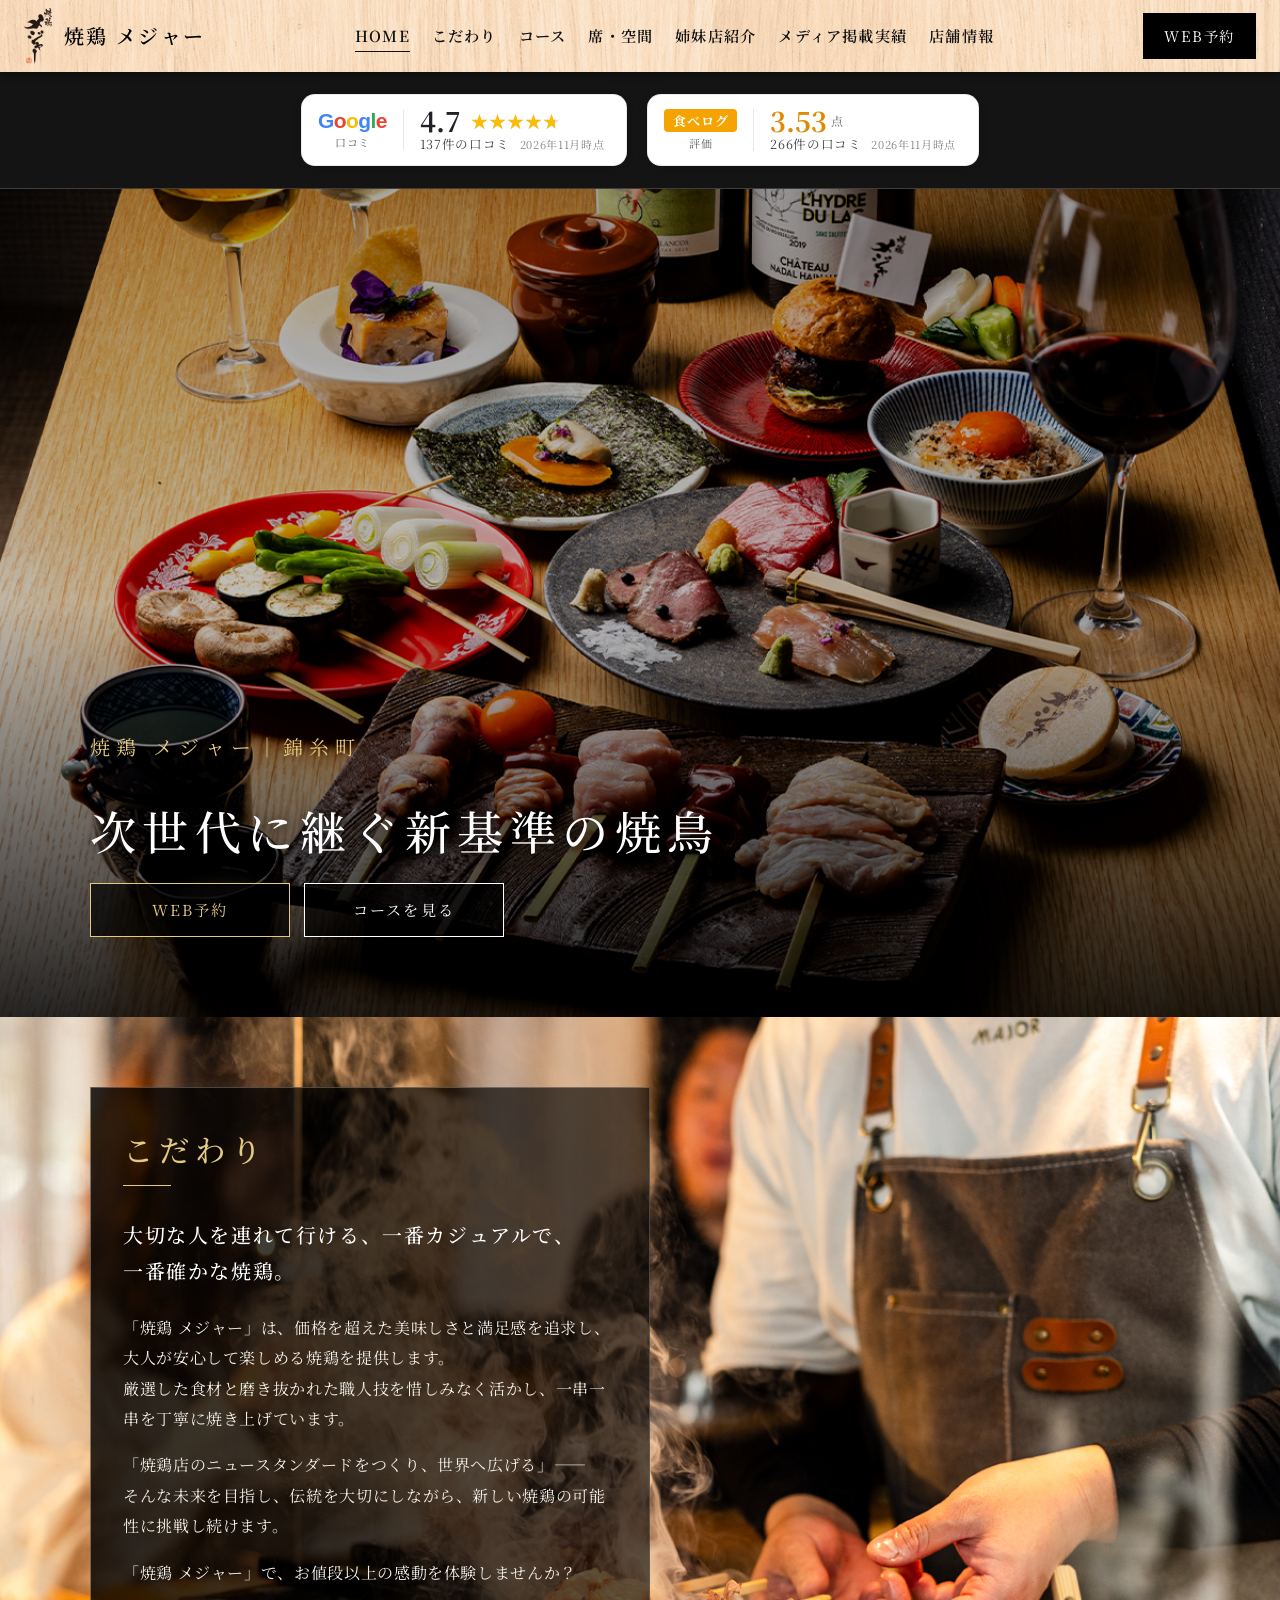
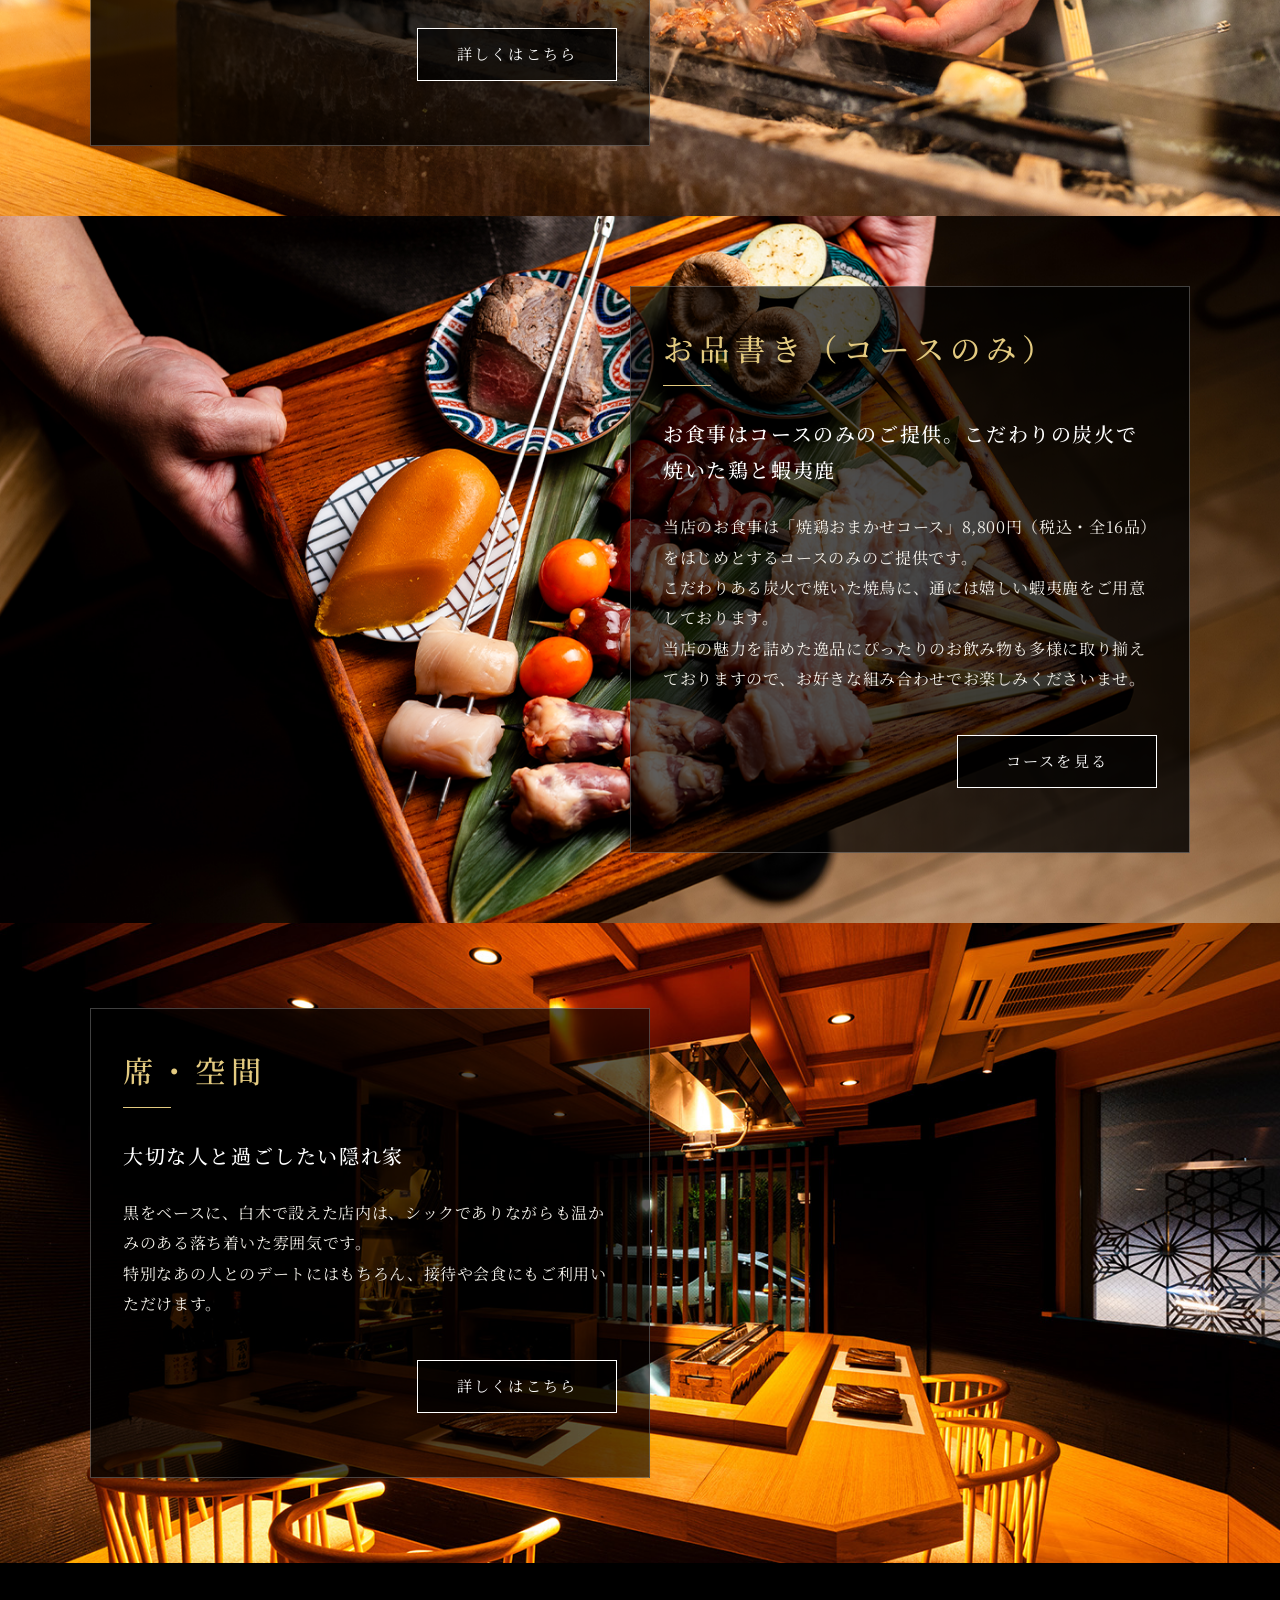
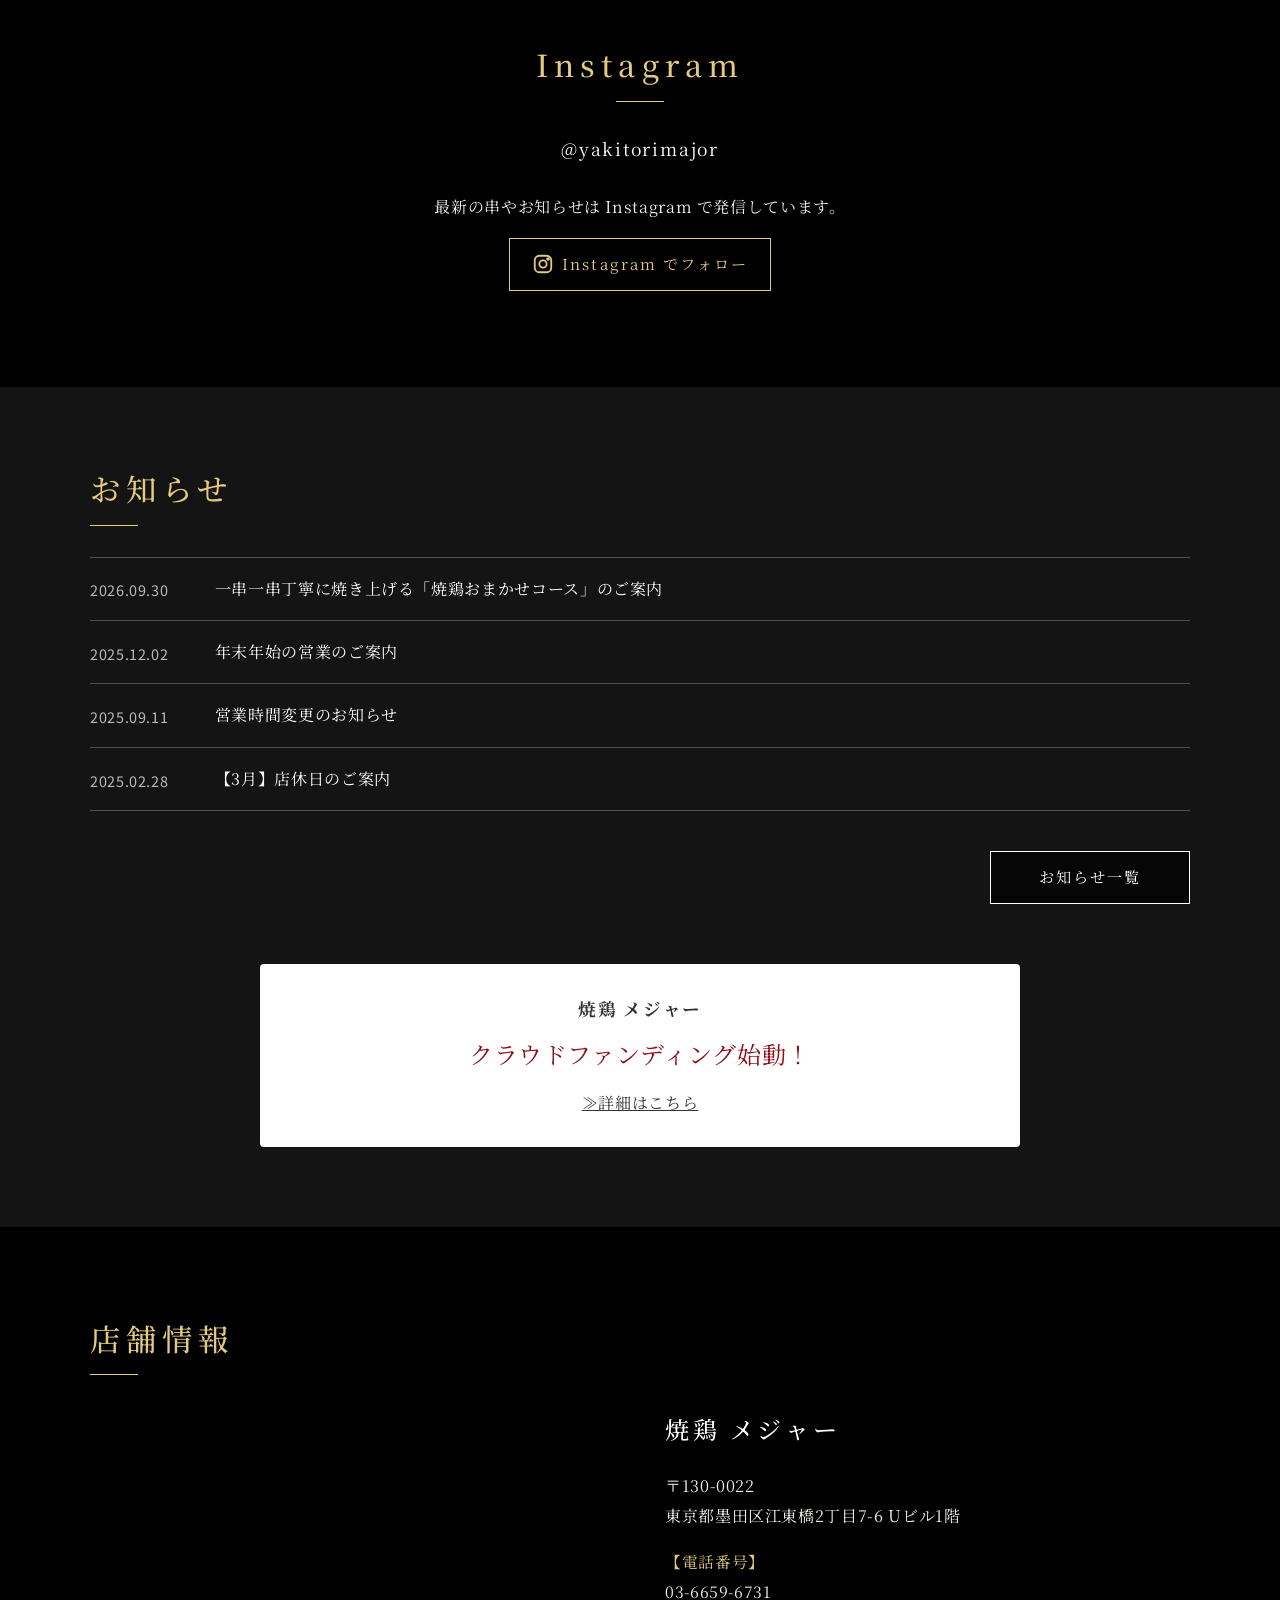
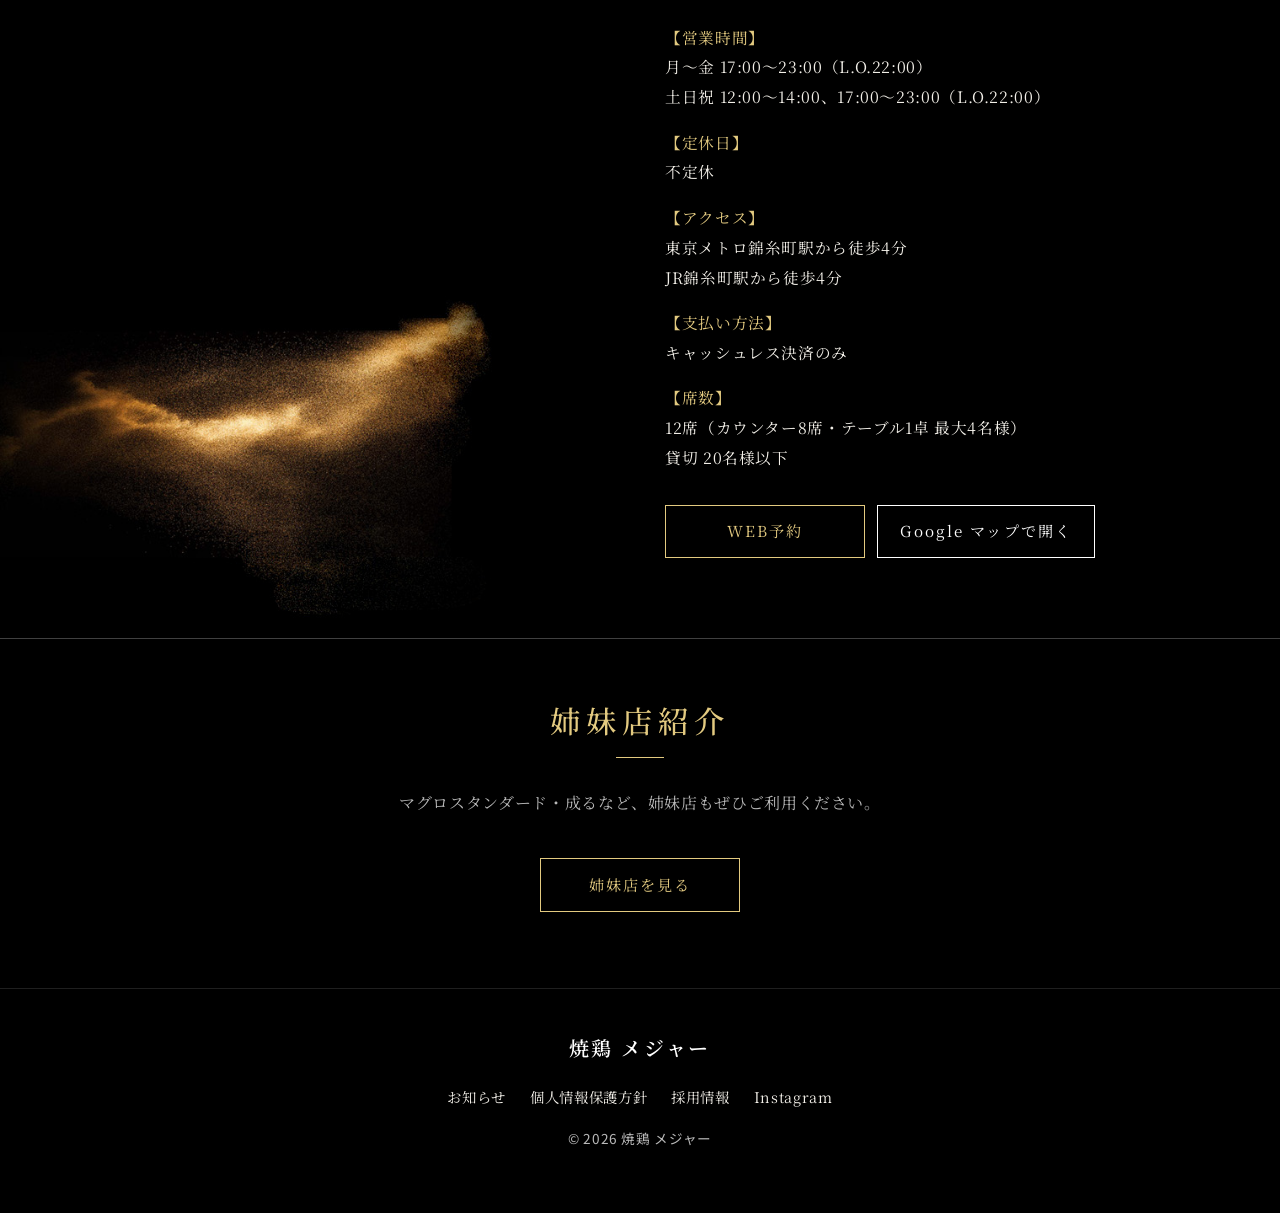
<file: index.html>
<!DOCTYPE html>
<html lang="ja">
<head>
  <meta charset="UTF-8">
  <meta name="viewport" content="width=device-width, initial-scale=1.0">
  <title>【公式】焼鶏 メジャー - 次世代に継ぐ新基準の焼鳥</title>
  <meta name="description" content="錦糸町の焼鶏 メジャー公式サイト。こだわりの炭火で焼いた鶏と蝦夷鹿を、黒を基調にした大人の隠れ家で。お食事はコースのみ（焼鶏おまかせコース 8,800円・全16品）。接待・会食・デートに。WEB予約受付中。">
  <meta property="og:type" content="website">
  <meta property="og:site_name" content="焼鶏 メジャー">
  <meta property="og:title" content="【公式】焼鶏 メジャー - 次世代に継ぐ新基準の焼鳥">
  <meta property="og:description" content="錦糸町の焼鶏 メジャー公式サイト。こだわりの炭火で焼いた鶏と蝦夷鹿を、黒を基調にした大人の隠れ家で。お食事はコースのみ（焼鶏おまかせコース 8,800円・全16品）。接待・会食・デートに。WEB予約受付中。">
  <meta property="og:url" content="https://yakitori-major.com/">
  <meta property="og:image" content="https://yakitori-major.com/images/ogp.jpg">
  <meta property="og:locale" content="ja_JP">
  <meta name="twitter:card" content="summary_large_image">
  <link rel="canonical" href="https://yakitori-major.com/">
  <link rel="icon" href="images/favicon.jpg" type="image/jpeg">
  <link rel="preconnect" href="https://fonts.googleapis.com">
  <link rel="preconnect" href="https://fonts.gstatic.com" crossorigin>
  <link href="https://fonts.googleapis.com/css2?family=Noto+Sans+JP:wght@400;500;700&family=Noto+Serif+JP:wght@400;500;600&display=swap" rel="stylesheet">
  <link rel="stylesheet" href="css/style.css">
</head>
<body>
<header class="site-header">
  <div class="header-inner">
    <a class="brand" href="./">
      <img src="images/logo.png" alt="焼鶏 メジャー" width="310" height="625">
      <span class="brand-text">焼鶏 メジャー</span>
    </a>
    <nav class="global-nav" id="global-nav" aria-label="グローバルナビゲーション">
      <ul>
        <li><a href="./">HOME</a></li>
        <li><a href="concept/">こだわり</a></li>
        <li><a href="course/">コース</a></li>
        <li><a href="table/">席・空間</a></li>
        <li><a href="sister-store/">姉妹店紹介</a></li>
        <li><a href="media/">メディア掲載実績</a></li>
        <li><a href="#store-info">店舗情報</a></li>
        <li class="nav-reserve"><a class="btn-reserve" href="https://www.tablecheck.com/shops/yakitori-major/reserve" target="_blank" rel="noopener">WEB予約</a></li>
      </ul>
    </nav>
    <div class="header-reserve"><a class="btn-reserve" href="https://www.tablecheck.com/shops/yakitori-major/reserve" target="_blank" rel="noopener">WEB予約</a></div>
    <button class="nav-toggle" type="button" aria-controls="global-nav" aria-expanded="false" aria-label="メニューを開く">
      <span></span><span></span><span></span>
    </button>
  </div>
</header>
<main>
<section class="ratings" id="ratings" aria-label="お客様からの評価" hidden>
  <div class="ratings__inner">
    <a class="ratings__item ratings__item--google" data-rating="google" href="https://www.google.com/maps/search/?api=1&query=%E7%84%BC%E9%B6%8F%20%E3%83%A1%E3%82%B8%E3%83%A3%E3%83%BC%20%E6%9D%B1%E4%BA%AC%E9%83%BD%E5%A2%A8%E7%94%B0%E5%8C%BA%E6%B1%9F%E6%9D%B1%E6%A9%8B2-7-6" target="_blank" rel="noopener" hidden>
      <span class="ratings__brand"><span class="ratings__g" aria-hidden="true"><i>G</i><i>o</i><i>o</i><i>g</i><i>l</i><i>e</i></span><span class="sr-only">Google</span><span class="ratings__label">口コミ</span></span>
      <span class="ratings__score"><span class="ratings__stars" aria-hidden="true"><span class="ratings__stars-off">★★★★★</span><span class="ratings__stars-on">★★★★★</span></span><b data-field="score">-</b></span>
      <span class="ratings__meta"><span class="ratings__count"><span data-field="count">-</span>件の口コミ</span><span class="ratings__asof" data-field="asof"></span></span>
    </a>
    <a class="ratings__item ratings__item--tabelog" data-rating="tabelog" href="https://tabelog.com/tokyo/A1312/A131201/13299571/" target="_blank" rel="noopener" hidden>
      <span class="ratings__brand"><span class="ratings__tb" aria-hidden="true">食べログ</span><span class="sr-only">食べログ</span><span class="ratings__label">評価</span></span>
      <span class="ratings__score"><b data-field="score">-</b><small>点</small></span>
      <span class="ratings__meta"><span class="ratings__count"><span data-field="count">-</span>件の口コミ</span><span class="ratings__asof" data-field="asof"></span></span>
    </a>
  </div>
</section>
<section class="hero">
  <div class="hero-inner">
    <p class="hero-name">焼鶏 メジャー｜錦糸町</p>
    <h1 class="hero-tagline">次世代に継ぐ<br class="sp-only">新基準の焼鳥</h1>
    <div class="hero-actions">
      <a class="btn btn-gold" href="https://www.tablecheck.com/shops/yakitori-major/reserve" target="_blank" rel="noopener">WEB予約</a>
      <a class="btn" href="course/">コースを見る</a>
    </div>
  </div>
</section>

<section class="feature feature-concept" id="concept">
  <div class="feature-inner">
    <div class="panel">
      <h2 class="ttl">こだわり</h2>
      <h3 class="catch">大切な人を連れて行ける、<br class="sp-only">一番カジュアルで、<br>一番確かな焼鶏。</h3>
      <p>「焼鶏 メジャー」は、価格を超えた美味しさと満足感を追求し、大人が安心して楽しめる焼鶏を提供します。<br>
厳選した食材と磨き抜かれた職人技を惜しみなく活かし、一串一串を丁寧に焼き上げています。</p>
      <p>「焼鶏店のニュースタンダードをつくり、<br class="sp-only">世界へ広げる」——<br>
そんな未来を目指し、伝統を大切にしながら、新しい焼鶏の可能性に挑戦し続けます。</p>
      <p>「焼鶏 メジャー」で、お値段以上の感動を体験しませんか？</p>
      <p class="btn-cont"><a class="btn" href="concept/">詳しくはこちら</a></p>
    </div>
  </div>
</section>

<section class="feature feature-menu right" id="menu">
  <div class="feature-inner">
    <div class="panel">
      <h2 class="ttl">お品書き（コースのみ）</h2>
      <h3 class="catch">お食事はコースのみのご提供。<br class="sp-only">こだわりの炭火で焼いた鶏と蝦夷鹿</h3>
      <p>当店のお食事は「焼鶏おまかせコース」8,800円（税込・全16品）をはじめとするコースのみのご提供です。<br>
こだわりある炭火で焼いた焼鳥に、通には嬉しい蝦夷鹿をご用意しております。<br>
当店の魅力を詰めた逸品にぴったりのお飲み物も多様に取り揃えておりますので、お好きな組み合わせでお楽しみくださいませ。</p>
      <p class="btn-cont"><a class="btn" href="course/">コースを見る</a></p>
    </div>
  </div>
</section>

<section class="feature feature-table" id="table">
  <div class="feature-inner">
    <div class="panel">
      <h2 class="ttl">席・空間</h2>
      <h3 class="catch">大切な人と過ごしたい隠れ家</h3>
      <p>黒をベースに、白木で設えた店内は、シックでありながらも温かみのある落ち着いた雰囲気です。<br>
特別なあの人とのデートにはもちろん、接待や会食にもご利用いただけます。</p>
      <p class="btn-cont"><a class="btn" href="table/">詳しくはこちら</a></p>
    </div>
  </div>
</section>

<section class="section instagram" id="instagram">
  <div class="container">
    <h2 class="ttl center">Instagram</h2>
    <p class="account">@yakitorimajor</p>
    <p>最新の串やお知らせは Instagram で発信しています。</p>
    <p><a class="btn btn-gold" href="https://www.instagram.com/yakitorimajor/" target="_blank" rel="noopener"><svg class="ig-icon" viewBox="0 0 24 24" fill="none" stroke="currentColor" stroke-width="2" aria-hidden="true"><rect x="3" y="3" width="18" height="18" rx="5"/><circle cx="12" cy="12" r="4"/><circle cx="17.5" cy="6.5" r="1" fill="currentColor"/></svg>Instagram でフォロー</a></p>
  </div>
</section>

<section class="section alt" id="news">
  <div class="container">
    <h2 class="ttl"><a href="information/">お知らせ</a></h2>
    <ul class="news-list">
        <li><time datetime="2026-09-30">2026.09.30</time><a href="information/#post-2129">一串一串丁寧に焼き上げる「焼鶏おまかせコース」のご案内</a></li>
        <li><time datetime="2025-12-02">2025.12.02</time><a href="information/#post-2105">年末年始の営業のご案内</a></li>
        <li><time datetime="2025-09-11">2025.09.11</time><a href="information/#post-2095">営業時間変更のお知らせ</a></li>
        <li><time datetime="2025-02-28">2025.02.28</time><a href="information/#post-1927">【3月】店休日のご案内</a></li>
    </ul>
    <p class="btn-cont"><a class="btn" href="information/">お知らせ一覧</a></p>

    <div class="banner">
      <strong>焼鶏 メジャー</strong>
      <span class="em">クラウドファンディング始動！</span>
      <a href="information/#post-1806">≫詳細はこちら</a>
    </div>
  </div>
</section>

<section class="store-info" id="store-info">
  <div class="container">
    <h2 class="ttl">店舗情報</h2>
    <div class="store-grid">
      <div class="store-map">
        <iframe src="https://www.google.com/maps?q=%E3%80%92130-0022%20%E6%9D%B1%E4%BA%AC%E9%83%BD%E5%A2%A8%E7%94%B0%E5%8C%BA%E6%B1%9F%E6%9D%B1%E6%A9%8B2%E4%B8%81%E7%9B%AE7-6%20U%E3%83%93%E3%83%AB1%E9%9A%8E&output=embed" title="焼鶏 メジャー の地図" loading="lazy" referrerpolicy="no-referrer-when-downgrade" allowfullscreen></iframe>
      </div>
      <div class="store-text">
        <h3 class="store-name">焼鶏 メジャー</h3>
        <p>〒130-0022<br>東京都墨田区江東橋2丁目7-6 Uビル1階</p>
        <dl class="store-dl">
          <dt>電話番号</dt>
          <dd><a href="tel:0366596731">03-6659-6731</a></dd>
          <dt>営業時間</dt>
          <dd>月～金 17:00～23:00（L.O.22:00）<br>土日祝 12:00～14:00、17:00～23:00（L.O.22:00）</dd>
          <dt>定休日</dt>
          <dd>不定休</dd>
          <dt>アクセス</dt>
          <dd>東京メトロ錦糸町駅から徒歩4分<br>JR錦糸町駅から徒歩4分</dd>
          <dt>支払い方法</dt>
          <dd>キャッシュレス決済のみ</dd>
          <dt>席数</dt>
          <dd>12席（カウンター8席・テーブル1卓 最大4名様）<br>貸切 20名様以下</dd>
        </dl>
        <div class="store-actions">
          <a class="btn btn-gold" href="https://www.tablecheck.com/shops/yakitori-major/reserve" target="_blank" rel="noopener">WEB予約</a>
          <a class="btn" href="https://www.google.com/maps/search/?api=1&query=%E6%9D%B1%E4%BA%AC%E9%83%BD%E5%A2%A8%E7%94%B0%E5%8C%BA%E6%B1%9F%E6%9D%B1%E6%A9%8B2%E4%B8%81%E7%9B%AE7-6%20U%E3%83%93%E3%83%AB1%E9%9A%8E" target="_blank" rel="noopener">Google マップで開く</a>
        </div>
      </div>
    </div>
  </div>
</section>
<section class="sister-banner">
  <div class="container">
    <h2 class="ttl center">姉妹店紹介</h2>
    <p>マグロスタンダード・成るなど、姉妹店もぜひご利用ください。</p>
    <p class="btn-cont center"><a class="btn btn-gold" href="sister-store/">姉妹店を見る</a></p>
  </div>
</section>

</main>

<footer class="site-footer">
  <div class="container footer-inner">
    <a class="brand" href="./" style="color:#fff"><span class="brand-text" style="color:#fff">焼鶏 メジャー</span></a>
    <ul class="footer-links">
      <li><a href="information/">お知らせ</a></li>
      <li><a href="privacy/">個人情報保護方針</a></li>
      <li><a href="https://pay-it-forward-corporate.com/recruit/" target="_blank" rel="noopener">採用情報</a></li>
      <li><a href="https://www.instagram.com/yakitorimajor/" target="_blank" rel="noopener">Instagram</a></li>
    </ul>
    <p class="copyright">&copy; 2026 焼鶏 メジャー</p>
  </div>
</footer>

<nav class="bottom-bar" aria-label="クイックメニュー">
  <ul>
    <li><a href="tel:0366596731"><svg viewBox="0 0 24 24" fill="none" stroke="currentColor" stroke-width="2" aria-hidden="true"><path d="M22 16.9v3a2 2 0 0 1-2.2 2 19.8 19.8 0 0 1-8.6-3.1 19.5 19.5 0 0 1-6-6A19.8 19.8 0 0 1 2.1 4.2 2 2 0 0 1 4.1 2h3a2 2 0 0 1 2 1.7c.1.9.4 1.8.7 2.7a2 2 0 0 1-.5 2.1L8 9.8a16 16 0 0 0 6 6l1.3-1.3a2 2 0 0 1 2.1-.4c.9.3 1.8.6 2.7.7a2 2 0 0 1 1.7 2z"/></svg>電話</a></li>
    <li><a href="https://www.google.com/maps/search/?api=1&query=%E6%9D%B1%E4%BA%AC%E9%83%BD%E5%A2%A8%E7%94%B0%E5%8C%BA%E6%B1%9F%E6%9D%B1%E6%A9%8B2%E4%B8%81%E7%9B%AE7-6%20U%E3%83%93%E3%83%AB1%E9%9A%8E" target="_blank" rel="noopener"><svg viewBox="0 0 24 24" fill="none" stroke="currentColor" stroke-width="2" aria-hidden="true"><path d="M21 10c0 7-9 13-9 13S3 17 3 10a9 9 0 0 1 18 0z"/><circle cx="12" cy="10" r="3"/></svg>地図</a></li>
    <li><a href="https://www.tablecheck.com/shops/yakitori-major/reserve" target="_blank" rel="noopener"><svg viewBox="0 0 24 24" fill="none" stroke="currentColor" stroke-width="2" aria-hidden="true"><rect x="3" y="4" width="18" height="18" rx="2"/><path d="M16 2v4M8 2v4M3 10h18"/></svg>WEB予約</a></li>
  </ul>
</nav>

<script src="js/main.js"></script>
  <script src="js/ratings.js" defer></script>
</body>
</html>
</file>
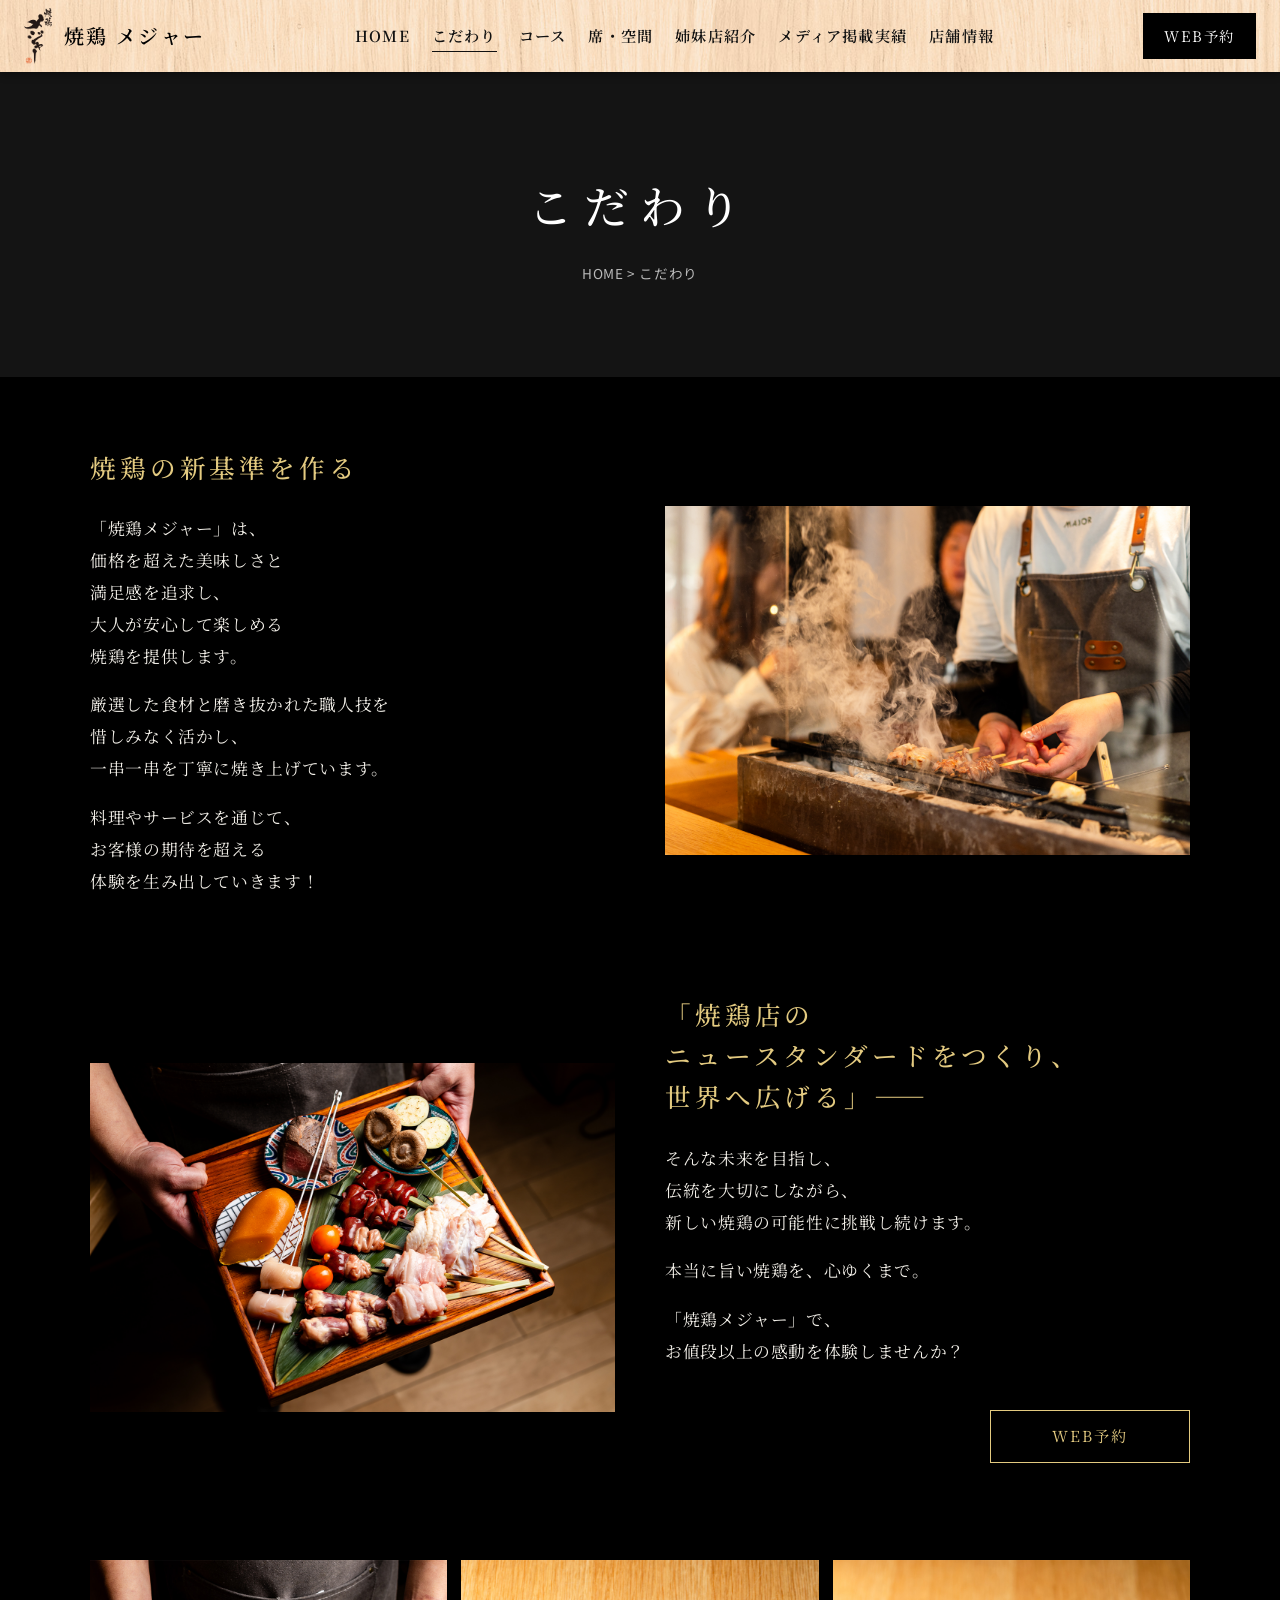
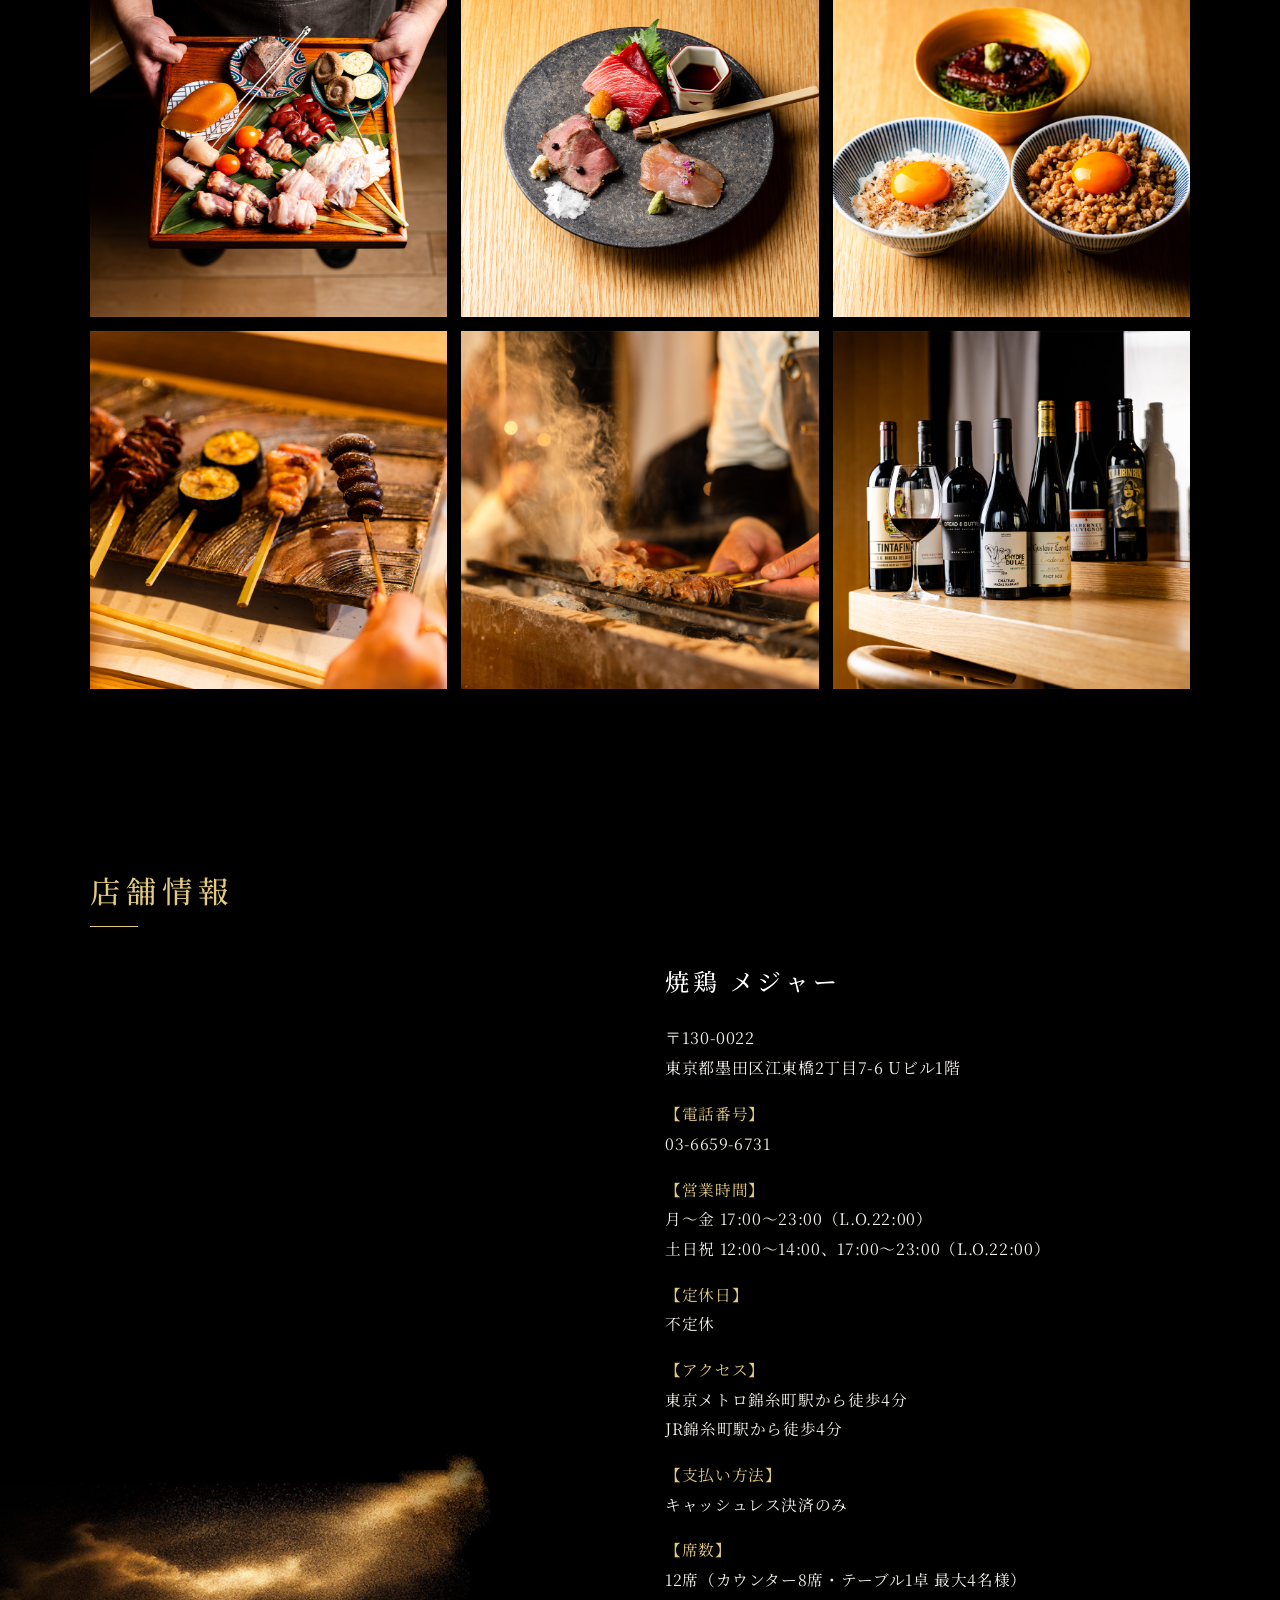
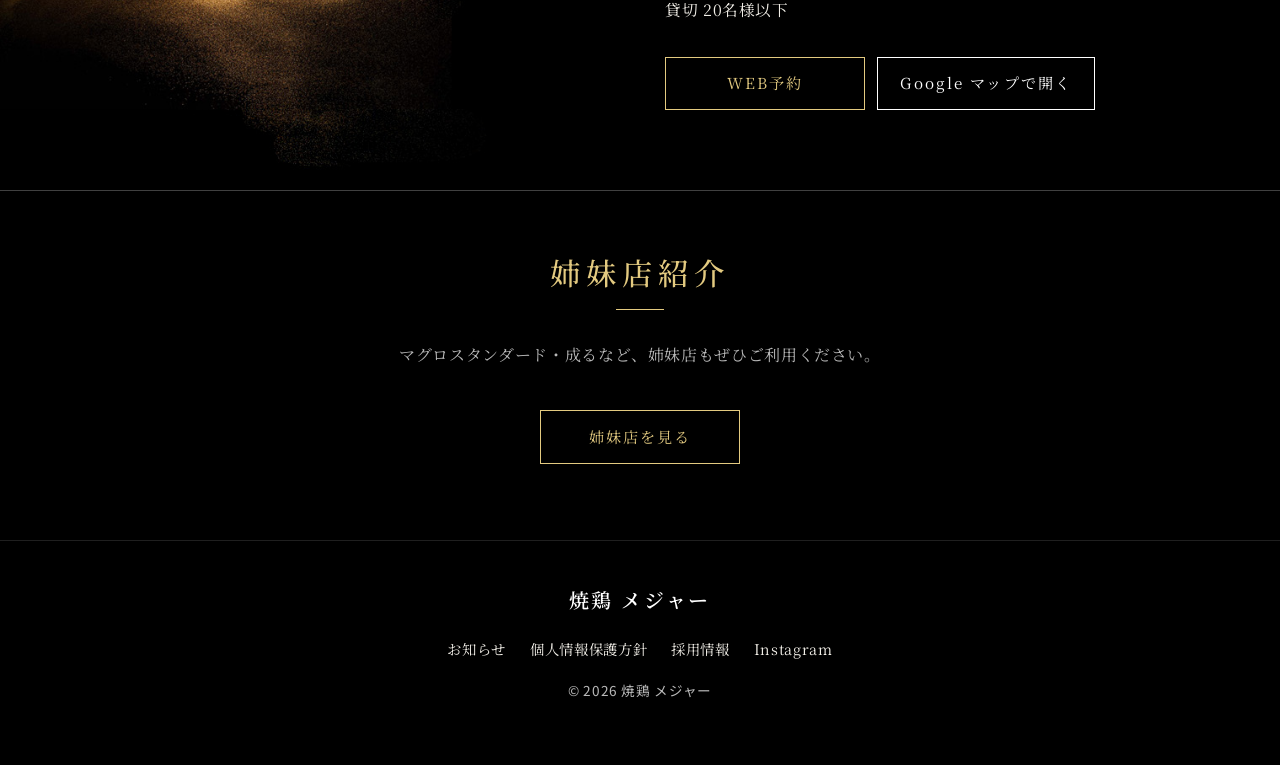
<file: concept/index.html>
<!DOCTYPE html>
<html lang="ja">
<head>
  <meta charset="UTF-8">
  <meta name="viewport" content="width=device-width, initial-scale=1.0">
  <title>こだわり | 焼鶏 メジャー</title>
  <meta name="description" content="焼鶏 メジャーのこだわり。価格を超えた美味しさと満足感を追求し、厳選した食材と磨き抜かれた職人技で一串一串を丁寧に焼き上げます。">
  <meta property="og:type" content="website">
  <meta property="og:site_name" content="焼鶏 メジャー">
  <meta property="og:title" content="こだわり | 焼鶏 メジャー">
  <meta property="og:description" content="焼鶏 メジャーのこだわり。価格を超えた美味しさと満足感を追求し、厳選した食材と磨き抜かれた職人技で一串一串を丁寧に焼き上げます。">
  <meta property="og:url" content="https://yakitori-major.com/concept/">
  <meta property="og:image" content="https://yakitori-major.com/images/ogp.jpg">
  <meta property="og:locale" content="ja_JP">
  <meta name="twitter:card" content="summary_large_image">
  <link rel="canonical" href="https://yakitori-major.com/concept/">
  <link rel="icon" href="../images/favicon.jpg" type="image/jpeg">
  <link rel="preconnect" href="https://fonts.googleapis.com">
  <link rel="preconnect" href="https://fonts.gstatic.com" crossorigin>
  <link href="https://fonts.googleapis.com/css2?family=Noto+Sans+JP:wght@400;500;700&family=Noto+Serif+JP:wght@400;500;600&display=swap" rel="stylesheet">
  <link rel="stylesheet" href="../css/style.css">
</head>
<body>
<header class="site-header">
  <div class="header-inner">
    <a class="brand" href="../">
      <img src="../images/logo.png" alt="焼鶏 メジャー" width="310" height="625">
      <span class="brand-text">焼鶏 メジャー</span>
    </a>
    <nav class="global-nav" id="global-nav" aria-label="グローバルナビゲーション">
      <ul>
        <li><a href="../">HOME</a></li>
        <li><a href="../concept/">こだわり</a></li>
        <li><a href="../course/">コース</a></li>
        <li><a href="../table/">席・空間</a></li>
        <li><a href="../sister-store/">姉妹店紹介</a></li>
        <li><a href="../media/">メディア掲載実績</a></li>
        <li><a href="#store-info">店舗情報</a></li>
        <li class="nav-reserve"><a class="btn-reserve" href="https://www.tablecheck.com/shops/yakitori-major/reserve" target="_blank" rel="noopener">WEB予約</a></li>
      </ul>
    </nav>
    <div class="header-reserve"><a class="btn-reserve" href="https://www.tablecheck.com/shops/yakitori-major/reserve" target="_blank" rel="noopener">WEB予約</a></div>
    <button class="nav-toggle" type="button" aria-controls="global-nav" aria-expanded="false" aria-label="メニューを開く">
      <span></span><span></span><span></span>
    </button>
  </div>
</header>
<main>
<div class="page-title">
  <div class="container">
    <h1>こだわり</h1>
    <p class="breadcrumb"><a href="../">HOME</a> &gt; こだわり</p>
  </div>
</div>

<section class="content">
  <div class="container">
    <div class="concept-block">
      <div class="text">
        <h2>焼鶏の新基準を作る</h2>
        <p>「焼鶏メジャー」は、<br>価格を超えた美味しさと<br>満足感を追求し、<br>大人が安心して楽しめる<br>焼鶏を提供します。</p>
        <p>厳選した食材と磨き抜かれた職人技を<br>惜しみなく活かし、<br>一串一串を丁寧に焼き上げています。</p>
        <p>料理やサービスを通じて、<br>お客様の期待を超える<br>体験を生み出していきます！</p>
      </div>
      <div class="img"><img src="../images/top-concept.webp" alt="炭火で焼き上げる焼鶏" width="1400" height="930"></div>
    </div>
    <div class="concept-block">
      <div class="img"><img src="../images/top-menu.webp" alt="厳選した食材" width="1400" height="930" loading="lazy"></div>
      <div class="text">
        <h2>「焼鶏店の<br>ニュースタンダードをつくり、<br>世界へ広げる」——</h2>
        <p>そんな未来を目指し、<br>伝統を大切にしながら、<br>新しい焼鶏の可能性に挑戦し続けます。</p>
        <p>本当に旨い焼鶏を、心ゆくまで。</p>
        <p>「焼鶏メジャー」で、<br>お値段以上の感動を体験しませんか？</p>
        <p class="btn-cont"><a class="btn btn-gold" href="https://www.tablecheck.com/shops/yakitori-major/reserve" target="_blank" rel="noopener">WEB予約</a></p>
      </div>
    </div>
    <div class="concept-grid">
      <img src="../images/concept-01.jpg" alt="焼鶏 メジャー こだわり 画像1" width="1000" height="1000" loading="lazy">
      <img src="../images/concept-02.jpg" alt="焼鶏 メジャー こだわり 画像2" width="1000" height="1000" loading="lazy">
      <img src="../images/concept-03.jpg" alt="焼鶏 メジャー こだわり 画像3" width="1000" height="1000" loading="lazy">
      <img src="../images/concept-04.jpg" alt="焼鶏 メジャー こだわり 画像4" width="1000" height="1000" loading="lazy">
      <img src="../images/concept-05.jpg" alt="焼鶏 メジャー こだわり 画像5" width="1000" height="1000" loading="lazy">
      <img src="../images/concept-06.jpg" alt="焼鶏 メジャー こだわり 画像6" width="1000" height="1000" loading="lazy">
    </div>
  </div>
</section>

<section class="store-info" id="store-info">
  <div class="container">
    <h2 class="ttl">店舗情報</h2>
    <div class="store-grid">
      <div class="store-map">
        <iframe src="https://www.google.com/maps?q=%E3%80%92130-0022%20%E6%9D%B1%E4%BA%AC%E9%83%BD%E5%A2%A8%E7%94%B0%E5%8C%BA%E6%B1%9F%E6%9D%B1%E6%A9%8B2%E4%B8%81%E7%9B%AE7-6%20U%E3%83%93%E3%83%AB1%E9%9A%8E&output=embed" title="焼鶏 メジャー の地図" loading="lazy" referrerpolicy="no-referrer-when-downgrade" allowfullscreen></iframe>
      </div>
      <div class="store-text">
        <h3 class="store-name">焼鶏 メジャー</h3>
        <p>〒130-0022<br>東京都墨田区江東橋2丁目7-6 Uビル1階</p>
        <dl class="store-dl">
          <dt>電話番号</dt>
          <dd><a href="tel:0366596731">03-6659-6731</a></dd>
          <dt>営業時間</dt>
          <dd>月～金 17:00～23:00（L.O.22:00）<br>土日祝 12:00～14:00、17:00～23:00（L.O.22:00）</dd>
          <dt>定休日</dt>
          <dd>不定休</dd>
          <dt>アクセス</dt>
          <dd>東京メトロ錦糸町駅から徒歩4分<br>JR錦糸町駅から徒歩4分</dd>
          <dt>支払い方法</dt>
          <dd>キャッシュレス決済のみ</dd>
          <dt>席数</dt>
          <dd>12席（カウンター8席・テーブル1卓 最大4名様）<br>貸切 20名様以下</dd>
        </dl>
        <div class="store-actions">
          <a class="btn btn-gold" href="https://www.tablecheck.com/shops/yakitori-major/reserve" target="_blank" rel="noopener">WEB予約</a>
          <a class="btn" href="https://www.google.com/maps/search/?api=1&query=%E6%9D%B1%E4%BA%AC%E9%83%BD%E5%A2%A8%E7%94%B0%E5%8C%BA%E6%B1%9F%E6%9D%B1%E6%A9%8B2%E4%B8%81%E7%9B%AE7-6%20U%E3%83%93%E3%83%AB1%E9%9A%8E" target="_blank" rel="noopener">Google マップで開く</a>
        </div>
      </div>
    </div>
  </div>
</section>
<section class="sister-banner">
  <div class="container">
    <h2 class="ttl center">姉妹店紹介</h2>
    <p>マグロスタンダード・成るなど、姉妹店もぜひご利用ください。</p>
    <p class="btn-cont center"><a class="btn btn-gold" href="../sister-store/">姉妹店を見る</a></p>
  </div>
</section>

</main>

<footer class="site-footer">
  <div class="container footer-inner">
    <a class="brand" href="../" style="color:#fff"><span class="brand-text" style="color:#fff">焼鶏 メジャー</span></a>
    <ul class="footer-links">
      <li><a href="../information/">お知らせ</a></li>
      <li><a href="../privacy/">個人情報保護方針</a></li>
      <li><a href="https://pay-it-forward-corporate.com/recruit/" target="_blank" rel="noopener">採用情報</a></li>
      <li><a href="https://www.instagram.com/yakitorimajor/" target="_blank" rel="noopener">Instagram</a></li>
    </ul>
    <p class="copyright">&copy; 2026 焼鶏 メジャー</p>
  </div>
</footer>

<nav class="bottom-bar" aria-label="クイックメニュー">
  <ul>
    <li><a href="tel:0366596731"><svg viewBox="0 0 24 24" fill="none" stroke="currentColor" stroke-width="2" aria-hidden="true"><path d="M22 16.9v3a2 2 0 0 1-2.2 2 19.8 19.8 0 0 1-8.6-3.1 19.5 19.5 0 0 1-6-6A19.8 19.8 0 0 1 2.1 4.2 2 2 0 0 1 4.1 2h3a2 2 0 0 1 2 1.7c.1.9.4 1.8.7 2.7a2 2 0 0 1-.5 2.1L8 9.8a16 16 0 0 0 6 6l1.3-1.3a2 2 0 0 1 2.1-.4c.9.3 1.8.6 2.7.7a2 2 0 0 1 1.7 2z"/></svg>電話</a></li>
    <li><a href="https://www.google.com/maps/search/?api=1&query=%E6%9D%B1%E4%BA%AC%E9%83%BD%E5%A2%A8%E7%94%B0%E5%8C%BA%E6%B1%9F%E6%9D%B1%E6%A9%8B2%E4%B8%81%E7%9B%AE7-6%20U%E3%83%93%E3%83%AB1%E9%9A%8E" target="_blank" rel="noopener"><svg viewBox="0 0 24 24" fill="none" stroke="currentColor" stroke-width="2" aria-hidden="true"><path d="M21 10c0 7-9 13-9 13S3 17 3 10a9 9 0 0 1 18 0z"/><circle cx="12" cy="10" r="3"/></svg>地図</a></li>
    <li><a href="https://www.tablecheck.com/shops/yakitori-major/reserve" target="_blank" rel="noopener"><svg viewBox="0 0 24 24" fill="none" stroke="currentColor" stroke-width="2" aria-hidden="true"><rect x="3" y="4" width="18" height="18" rx="2"/><path d="M16 2v4M8 2v4M3 10h18"/></svg>WEB予約</a></li>
  </ul>
</nav>

<script src="../js/main.js"></script>
</body>
</html>
</file>
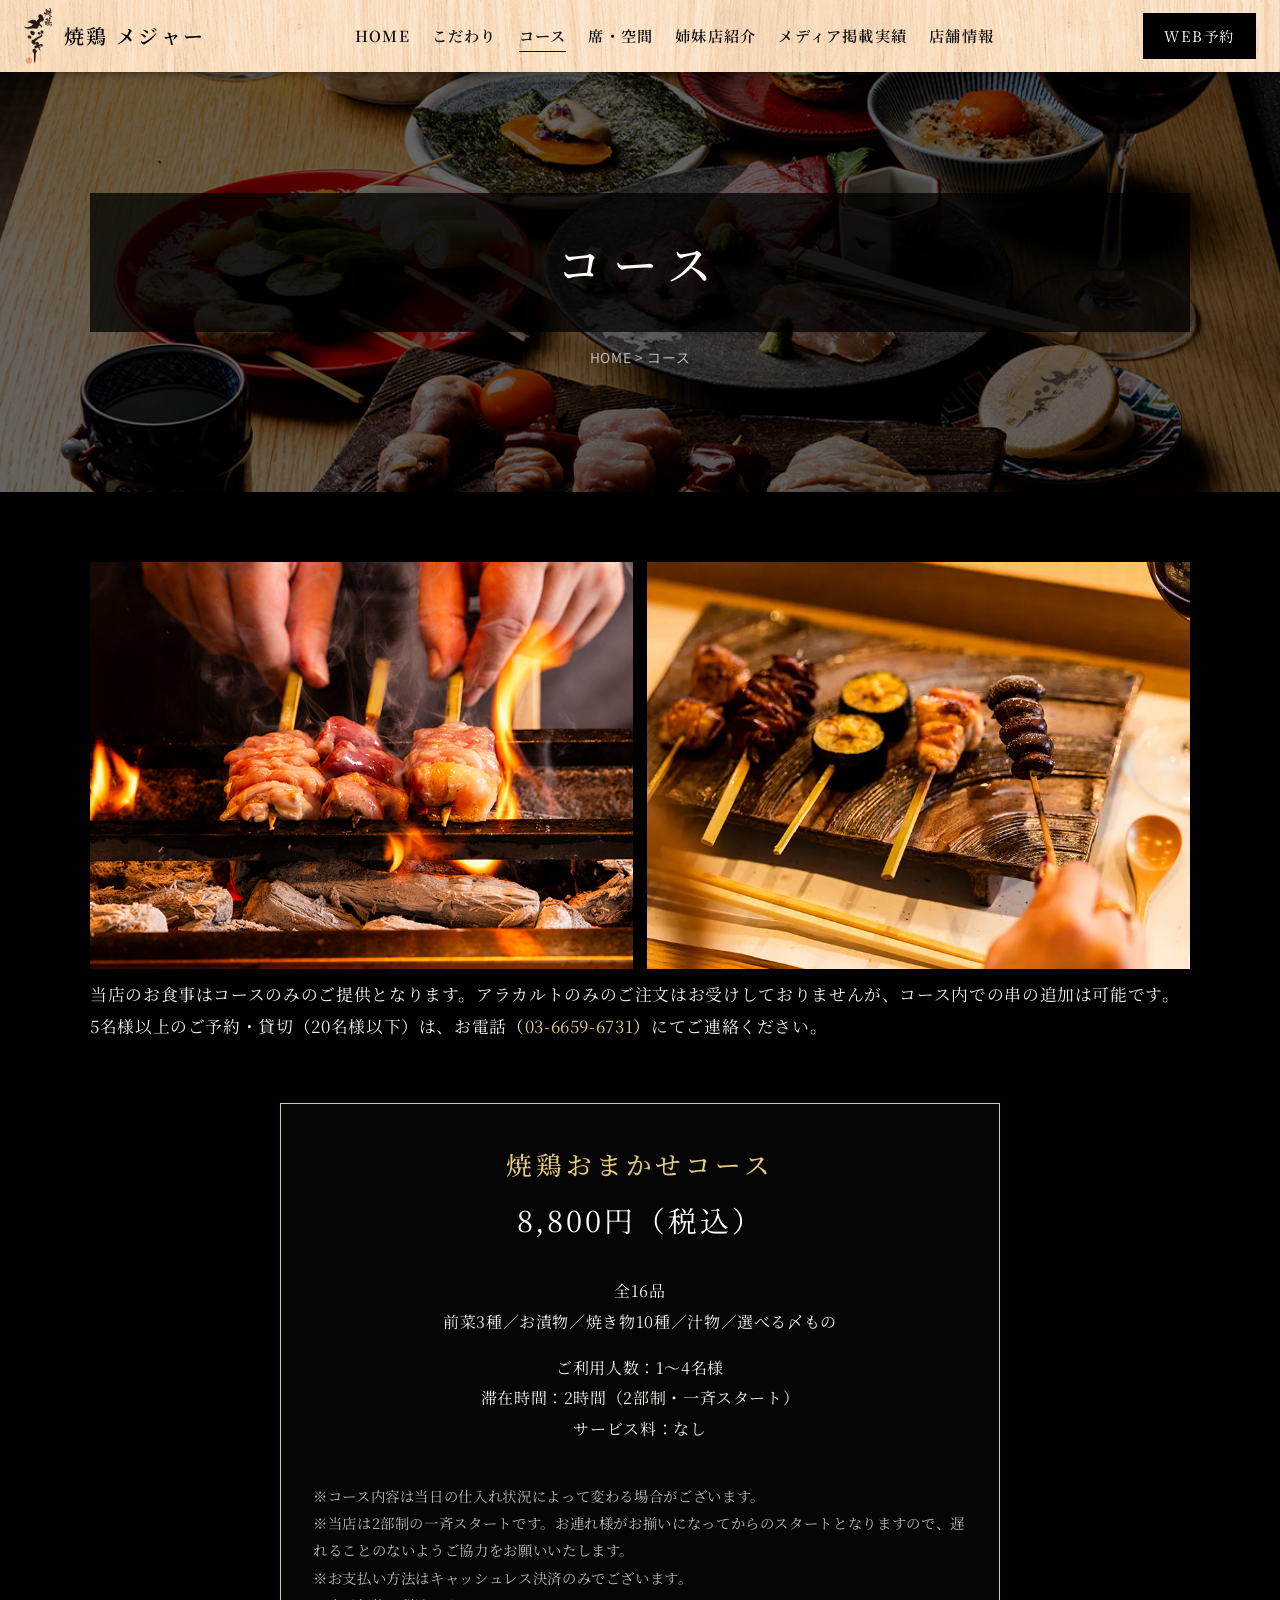
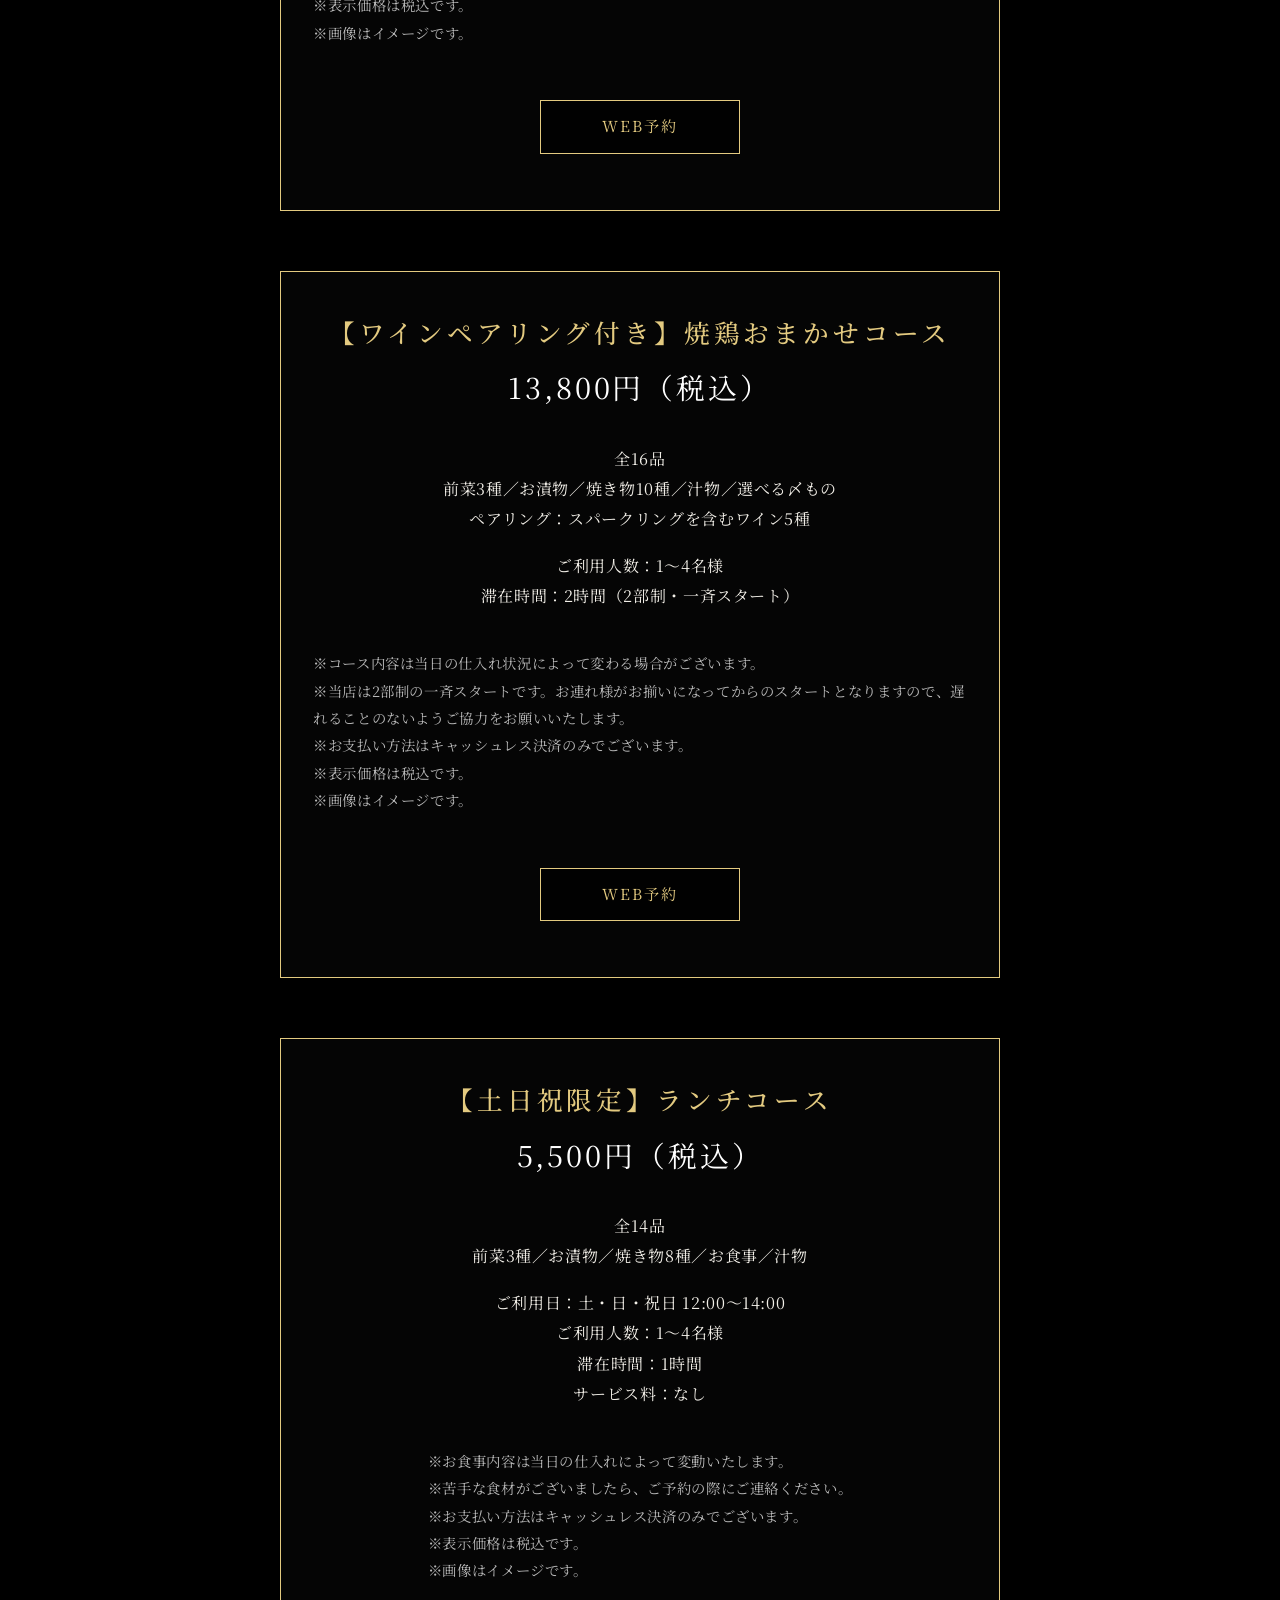
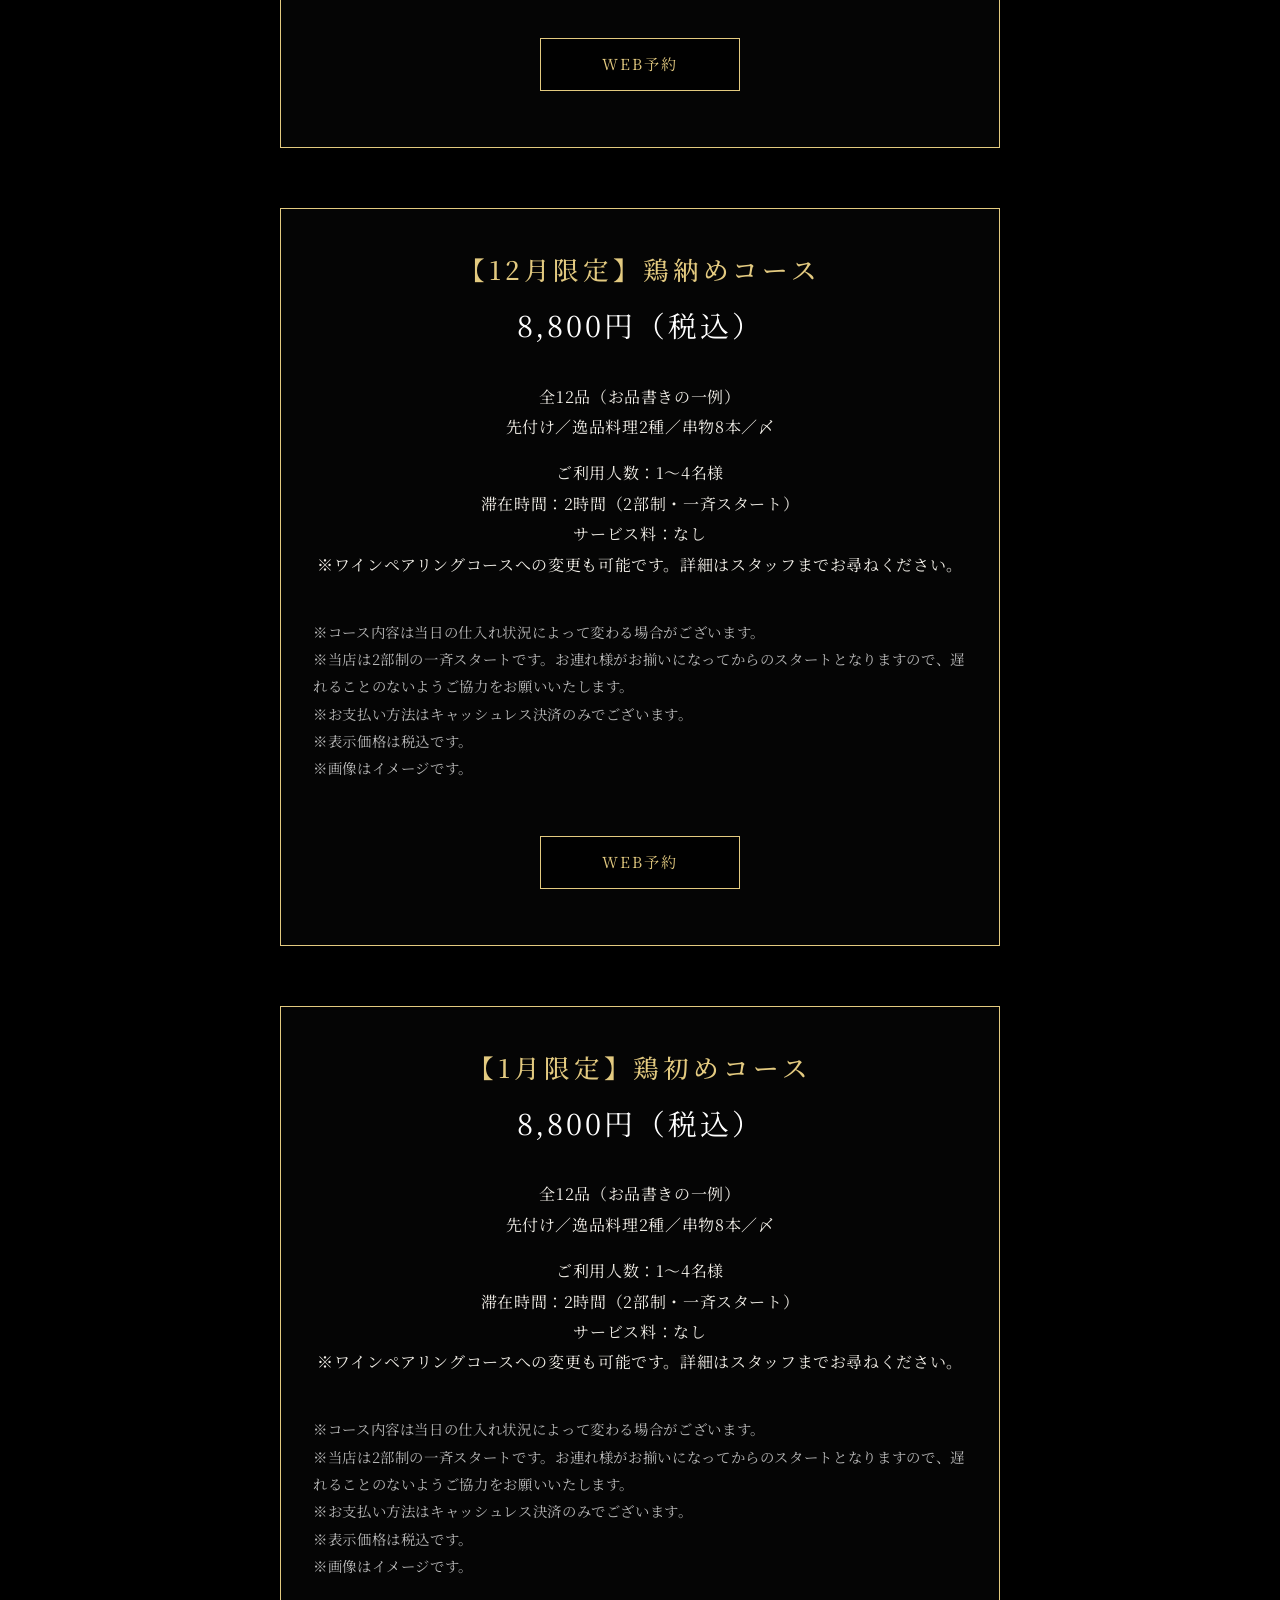
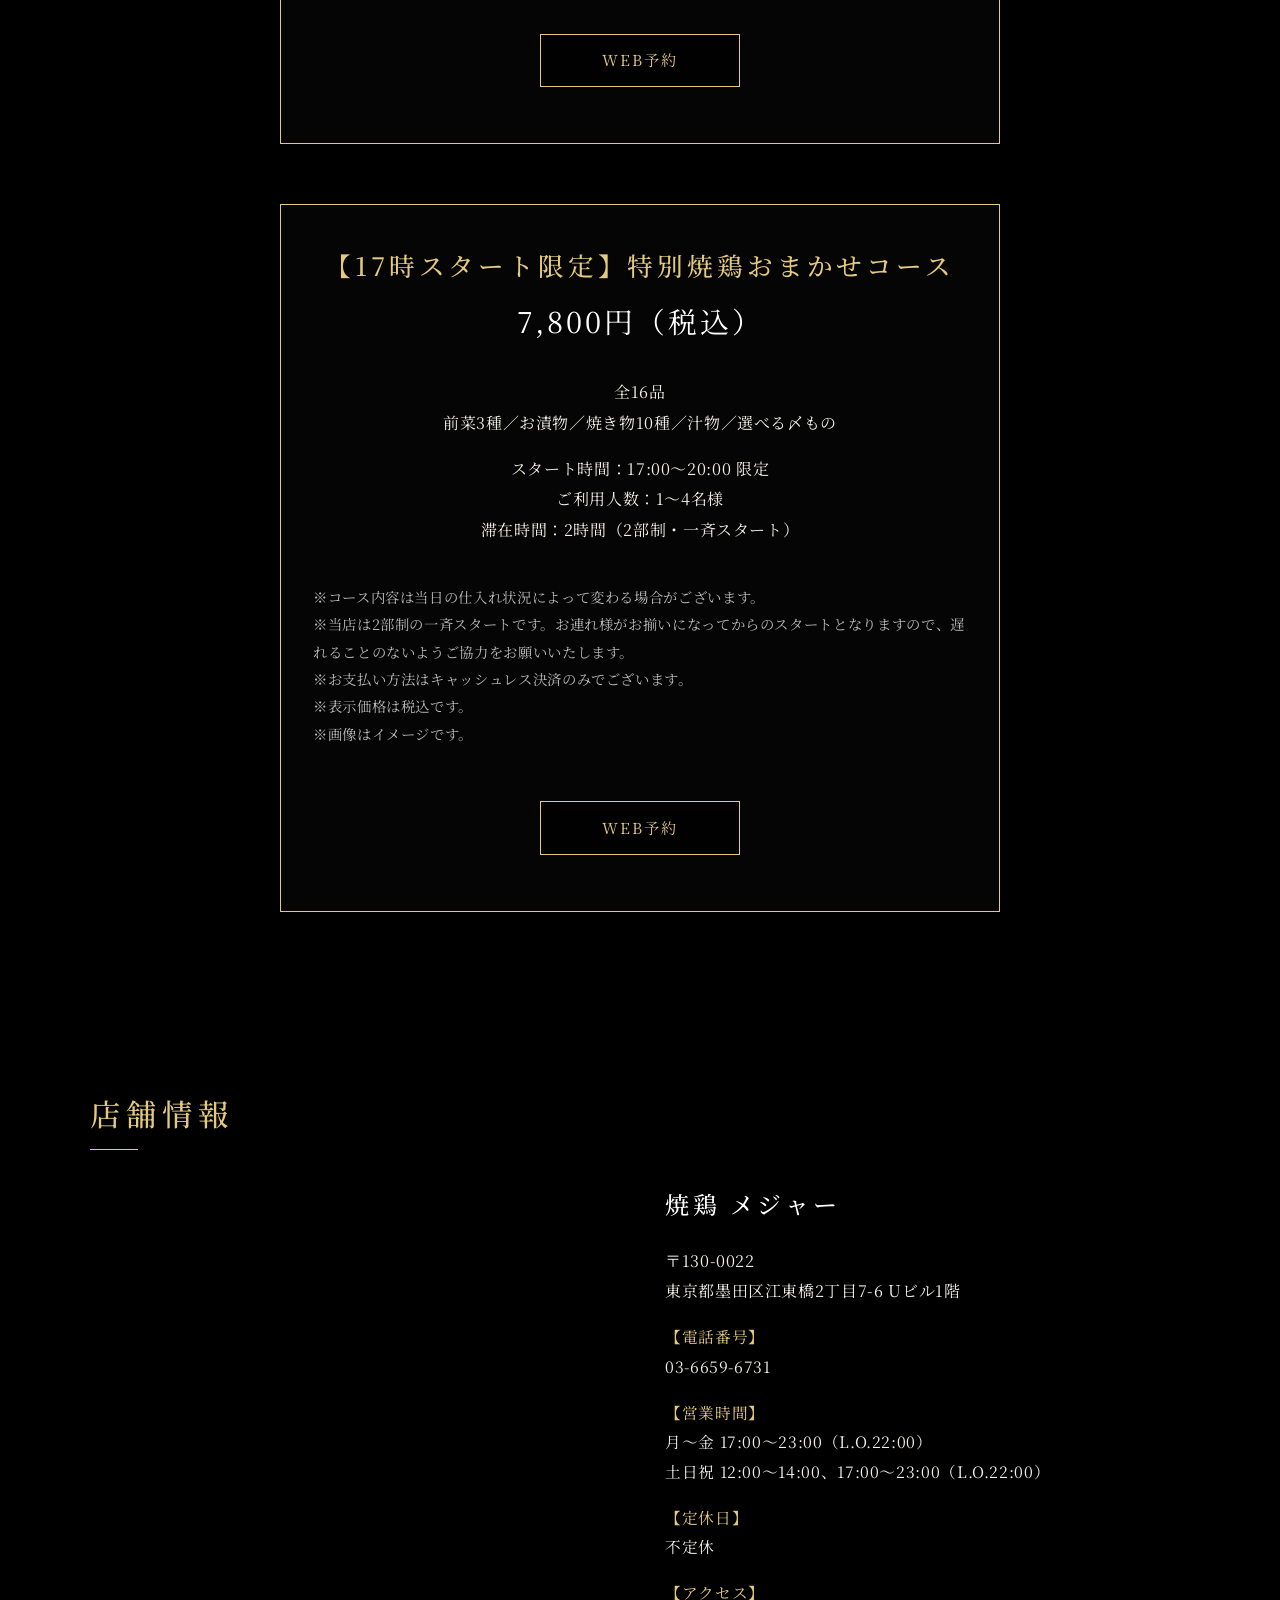
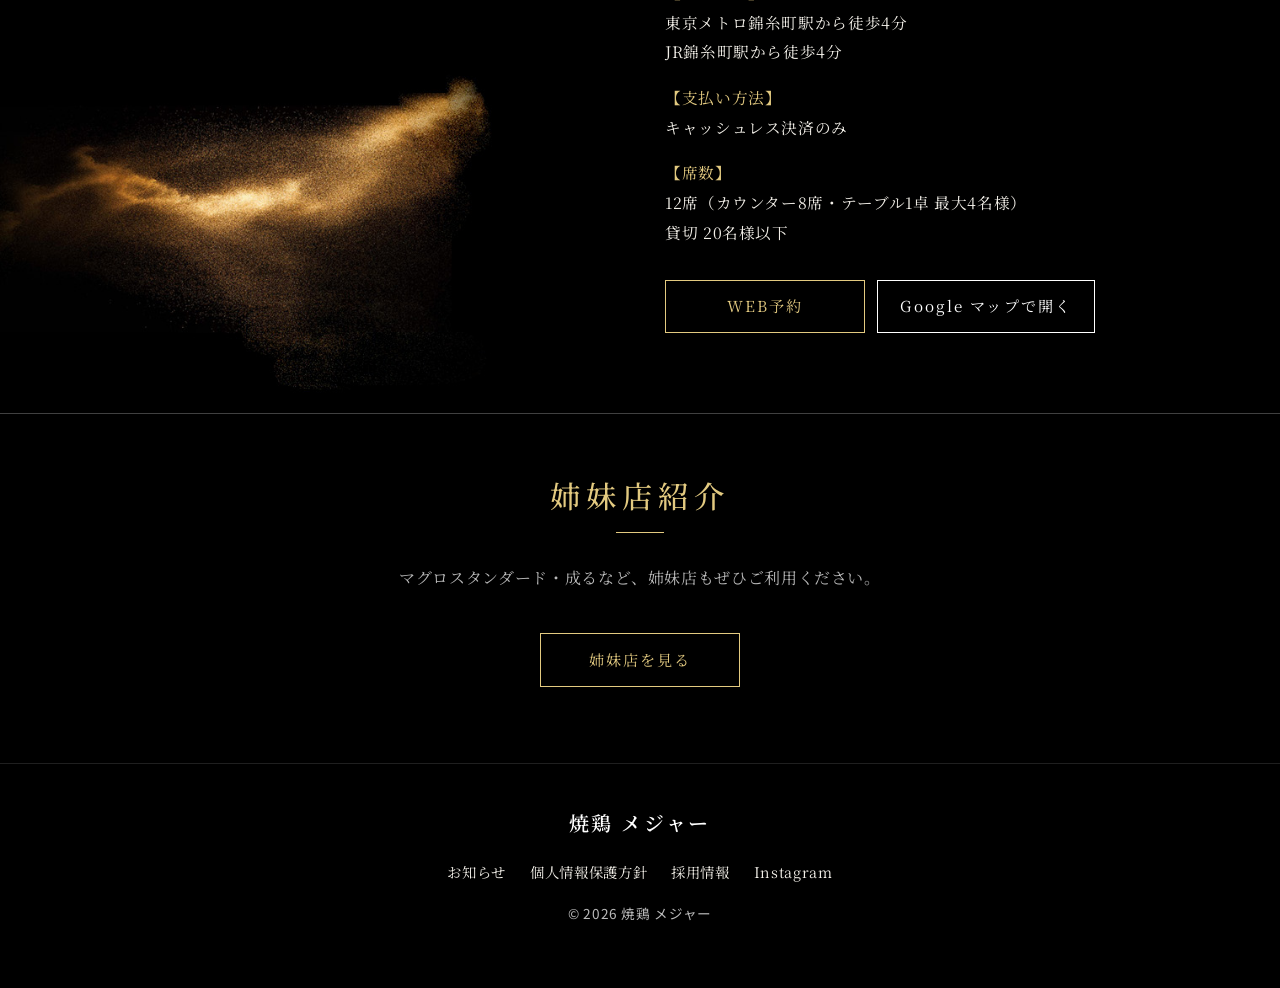
<file: course/index.html>
<!DOCTYPE html>
<html lang="ja">
<head>
  <meta charset="UTF-8">
  <meta name="viewport" content="width=device-width, initial-scale=1.0">
  <title>コース | 焼鶏 メジャー</title>
  <meta name="description" content="焼鶏 メジャーのコース。お食事はコースのみのご提供。一串一串丁寧に焼き上げた焼鶏に蝦夷鹿料理まで楽しめる「焼鶏おまかせコース」8,800円（税込・全16品）のほか、ワインペアリング付き・土日祝限定ランチ・季節限定コースをご用意。">
  <meta property="og:type" content="website">
  <meta property="og:site_name" content="焼鶏 メジャー">
  <meta property="og:title" content="コース | 焼鶏 メジャー">
  <meta property="og:description" content="焼鶏 メジャーのコース。お食事はコースのみのご提供。一串一串丁寧に焼き上げた焼鶏に蝦夷鹿料理まで楽しめる「焼鶏おまかせコース」8,800円（税込・全16品）のほか、ワインペアリング付き・土日祝限定ランチ・季節限定コースをご用意。">
  <meta property="og:url" content="https://yakitori-major.com/course/">
  <meta property="og:image" content="https://yakitori-major.com/images/ogp.jpg">
  <meta property="og:locale" content="ja_JP">
  <meta name="twitter:card" content="summary_large_image">
  <link rel="canonical" href="https://yakitori-major.com/course/">
  <link rel="icon" href="../images/favicon.jpg" type="image/jpeg">
  <link rel="preconnect" href="https://fonts.googleapis.com">
  <link rel="preconnect" href="https://fonts.gstatic.com" crossorigin>
  <link href="https://fonts.googleapis.com/css2?family=Noto+Sans+JP:wght@400;500;700&family=Noto+Serif+JP:wght@400;500;600&display=swap" rel="stylesheet">
  <link rel="stylesheet" href="../css/style.css">
</head>
<body>
<header class="site-header">
  <div class="header-inner">
    <a class="brand" href="../">
      <img src="../images/logo.png" alt="焼鶏 メジャー" width="310" height="625">
      <span class="brand-text">焼鶏 メジャー</span>
    </a>
    <nav class="global-nav" id="global-nav" aria-label="グローバルナビゲーション">
      <ul>
        <li><a href="../">HOME</a></li>
        <li><a href="../concept/">こだわり</a></li>
        <li><a href="../course/">コース</a></li>
        <li><a href="../table/">席・空間</a></li>
        <li><a href="../sister-store/">姉妹店紹介</a></li>
        <li><a href="../media/">メディア掲載実績</a></li>
        <li><a href="#store-info">店舗情報</a></li>
        <li class="nav-reserve"><a class="btn-reserve" href="https://www.tablecheck.com/shops/yakitori-major/reserve" target="_blank" rel="noopener">WEB予約</a></li>
      </ul>
    </nav>
    <div class="header-reserve"><a class="btn-reserve" href="https://www.tablecheck.com/shops/yakitori-major/reserve" target="_blank" rel="noopener">WEB予約</a></div>
    <button class="nav-toggle" type="button" aria-controls="global-nav" aria-expanded="false" aria-label="メニューを開く">
      <span></span><span></span><span></span>
    </button>
  </div>
</header>
<main>
<div class="page-title has-image img-course">
  <div class="container">
    <h1>コース</h1>
    <p class="breadcrumb"><a href="../">HOME</a> &gt; コース</p>
  </div>
</div>

<section class="content">
  <div class="container">
    <div class="gallery" aria-label="コース料理の写真">
      <img src="../images/course-07.jpg" alt="コース料理 1" width="800" height="600" loading="lazy">
      <img src="../images/course-06.webp" alt="コース料理 2" width="800" height="600" loading="lazy">
      <img src="../images/course-10.webp" alt="コース料理 3" width="800" height="600" loading="lazy">
      <img src="../images/course-05.webp" alt="コース料理 4" width="800" height="600" loading="lazy">
      <img src="../images/course-11.webp" alt="コース料理 5" width="800" height="600" loading="lazy">
      <img src="../images/course-09.webp" alt="コース料理 6" width="800" height="600" loading="lazy">
    </div>
    <p class="lead">当店のお食事はコースのみのご提供となります。アラカルトのみのご注文はお受けしておりませんが、コース内での串の追加は可能です。<br>
5名様以上のご予約・貸切（20名様以下）は、お電話（<a href="tel:0366596731">03-6659-6731</a>）にてご連絡ください。</p>
    <div class="course-card">
      <h2>焼鶏おまかせコース</h2>
      <p class="price">8,800円（税込）</p>
      <p>全16品<br>前菜3種／お漬物／焼き物10種／汁物／選べる〆もの</p>
      <p>ご利用人数：1～4名様<br>滞在時間：2時間（2部制・一斉スタート）<br>サービス料：なし</p>
      <p class="notes">※コース内容は当日の仕入れ状況によって変わる場合がございます。<br>※当店は2部制の一斉スタートです。お連れ様がお揃いになってからのスタートとなりますので、遅れることのないようご協力をお願いいたします。<br>※お支払い方法はキャッシュレス決済のみでございます。<br>※表示価格は税込です。<br>※画像はイメージです。</p>
      <p class="btn-cont center"><a class="btn btn-gold" href="https://www.tablecheck.com/shops/yakitori-major/reserve" target="_blank" rel="noopener">WEB予約</a></p>
    </div>
    <div class="course-card">
      <h2>【ワインペアリング付き】焼鶏おまかせコース</h2>
      <p class="price">13,800円（税込）</p>
      <p>全16品<br>前菜3種／お漬物／焼き物10種／汁物／選べる〆もの<br>ペアリング：スパークリングを含むワイン5種</p>
      <p>ご利用人数：1～4名様<br>滞在時間：2時間（2部制・一斉スタート）</p>
      <p class="notes">※コース内容は当日の仕入れ状況によって変わる場合がございます。<br>※当店は2部制の一斉スタートです。お連れ様がお揃いになってからのスタートとなりますので、遅れることのないようご協力をお願いいたします。<br>※お支払い方法はキャッシュレス決済のみでございます。<br>※表示価格は税込です。<br>※画像はイメージです。</p>
      <p class="btn-cont center"><a class="btn btn-gold" href="https://www.tablecheck.com/shops/yakitori-major/reserve" target="_blank" rel="noopener">WEB予約</a></p>
    </div>
    <div class="course-card">
      <h2>【土日祝限定】ランチコース</h2>
      <p class="price">5,500円（税込）</p>
      <p>全14品<br>前菜3種／お漬物／焼き物8種／お食事／汁物</p>
      <p>ご利用日：土・日・祝日 12:00～14:00<br>ご利用人数：1～4名様<br>滞在時間：1時間<br>サービス料：なし</p>
      <p class="notes">※お食事内容は当日の仕入れによって変動いたします。<br>※苦手な食材がございましたら、ご予約の際にご連絡ください。<br>※お支払い方法はキャッシュレス決済のみでございます。<br>※表示価格は税込です。<br>※画像はイメージです。</p>
      <p class="btn-cont center"><a class="btn btn-gold" href="https://www.tablecheck.com/shops/yakitori-major/reserve" target="_blank" rel="noopener">WEB予約</a></p>
    </div>
    <div class="course-card">
      <h2>【12月限定】鶏納めコース</h2>
      <p class="price">8,800円（税込）</p>
      <p>全12品（お品書きの一例）<br>先付け／逸品料理2種／串物8本／〆</p>
      <p>ご利用人数：1～4名様<br>滞在時間：2時間（2部制・一斉スタート）<br>サービス料：なし<br>※ワインペアリングコースへの変更も可能です。詳細はスタッフまでお尋ねください。</p>
      <p class="notes">※コース内容は当日の仕入れ状況によって変わる場合がございます。<br>※当店は2部制の一斉スタートです。お連れ様がお揃いになってからのスタートとなりますので、遅れることのないようご協力をお願いいたします。<br>※お支払い方法はキャッシュレス決済のみでございます。<br>※表示価格は税込です。<br>※画像はイメージです。</p>
      <p class="btn-cont center"><a class="btn btn-gold" href="https://www.tablecheck.com/shops/yakitori-major/reserve" target="_blank" rel="noopener">WEB予約</a></p>
    </div>
    <div class="course-card">
      <h2>【1月限定】鶏初めコース</h2>
      <p class="price">8,800円（税込）</p>
      <p>全12品（お品書きの一例）<br>先付け／逸品料理2種／串物8本／〆</p>
      <p>ご利用人数：1～4名様<br>滞在時間：2時間（2部制・一斉スタート）<br>サービス料：なし<br>※ワインペアリングコースへの変更も可能です。詳細はスタッフまでお尋ねください。</p>
      <p class="notes">※コース内容は当日の仕入れ状況によって変わる場合がございます。<br>※当店は2部制の一斉スタートです。お連れ様がお揃いになってからのスタートとなりますので、遅れることのないようご協力をお願いいたします。<br>※お支払い方法はキャッシュレス決済のみでございます。<br>※表示価格は税込です。<br>※画像はイメージです。</p>
      <p class="btn-cont center"><a class="btn btn-gold" href="https://www.tablecheck.com/shops/yakitori-major/reserve" target="_blank" rel="noopener">WEB予約</a></p>
    </div>
    <div class="course-card">
      <h2>【17時スタート限定】特別焼鶏おまかせコース</h2>
      <p class="price">7,800円（税込）</p>
      <p>全16品<br>前菜3種／お漬物／焼き物10種／汁物／選べる〆もの</p>
      <p>スタート時間：17:00～20:00 限定<br>ご利用人数：1～4名様<br>滞在時間：2時間（2部制・一斉スタート）</p>
      <p class="notes">※コース内容は当日の仕入れ状況によって変わる場合がございます。<br>※当店は2部制の一斉スタートです。お連れ様がお揃いになってからのスタートとなりますので、遅れることのないようご協力をお願いいたします。<br>※お支払い方法はキャッシュレス決済のみでございます。<br>※表示価格は税込です。<br>※画像はイメージです。</p>
      <p class="btn-cont center"><a class="btn btn-gold" href="https://www.tablecheck.com/shops/yakitori-major/reserve" target="_blank" rel="noopener">WEB予約</a></p>
    </div>
  </div>
</section>

<section class="store-info" id="store-info">
  <div class="container">
    <h2 class="ttl">店舗情報</h2>
    <div class="store-grid">
      <div class="store-map">
        <iframe src="https://www.google.com/maps?q=%E3%80%92130-0022%20%E6%9D%B1%E4%BA%AC%E9%83%BD%E5%A2%A8%E7%94%B0%E5%8C%BA%E6%B1%9F%E6%9D%B1%E6%A9%8B2%E4%B8%81%E7%9B%AE7-6%20U%E3%83%93%E3%83%AB1%E9%9A%8E&output=embed" title="焼鶏 メジャー の地図" loading="lazy" referrerpolicy="no-referrer-when-downgrade" allowfullscreen></iframe>
      </div>
      <div class="store-text">
        <h3 class="store-name">焼鶏 メジャー</h3>
        <p>〒130-0022<br>東京都墨田区江東橋2丁目7-6 Uビル1階</p>
        <dl class="store-dl">
          <dt>電話番号</dt>
          <dd><a href="tel:0366596731">03-6659-6731</a></dd>
          <dt>営業時間</dt>
          <dd>月～金 17:00～23:00（L.O.22:00）<br>土日祝 12:00～14:00、17:00～23:00（L.O.22:00）</dd>
          <dt>定休日</dt>
          <dd>不定休</dd>
          <dt>アクセス</dt>
          <dd>東京メトロ錦糸町駅から徒歩4分<br>JR錦糸町駅から徒歩4分</dd>
          <dt>支払い方法</dt>
          <dd>キャッシュレス決済のみ</dd>
          <dt>席数</dt>
          <dd>12席（カウンター8席・テーブル1卓 最大4名様）<br>貸切 20名様以下</dd>
        </dl>
        <div class="store-actions">
          <a class="btn btn-gold" href="https://www.tablecheck.com/shops/yakitori-major/reserve" target="_blank" rel="noopener">WEB予約</a>
          <a class="btn" href="https://www.google.com/maps/search/?api=1&query=%E6%9D%B1%E4%BA%AC%E9%83%BD%E5%A2%A8%E7%94%B0%E5%8C%BA%E6%B1%9F%E6%9D%B1%E6%A9%8B2%E4%B8%81%E7%9B%AE7-6%20U%E3%83%93%E3%83%AB1%E9%9A%8E" target="_blank" rel="noopener">Google マップで開く</a>
        </div>
      </div>
    </div>
  </div>
</section>
<section class="sister-banner">
  <div class="container">
    <h2 class="ttl center">姉妹店紹介</h2>
    <p>マグロスタンダード・成るなど、姉妹店もぜひご利用ください。</p>
    <p class="btn-cont center"><a class="btn btn-gold" href="../sister-store/">姉妹店を見る</a></p>
  </div>
</section>

</main>

<footer class="site-footer">
  <div class="container footer-inner">
    <a class="brand" href="../" style="color:#fff"><span class="brand-text" style="color:#fff">焼鶏 メジャー</span></a>
    <ul class="footer-links">
      <li><a href="../information/">お知らせ</a></li>
      <li><a href="../privacy/">個人情報保護方針</a></li>
      <li><a href="https://pay-it-forward-corporate.com/recruit/" target="_blank" rel="noopener">採用情報</a></li>
      <li><a href="https://www.instagram.com/yakitorimajor/" target="_blank" rel="noopener">Instagram</a></li>
    </ul>
    <p class="copyright">&copy; 2026 焼鶏 メジャー</p>
  </div>
</footer>

<nav class="bottom-bar" aria-label="クイックメニュー">
  <ul>
    <li><a href="tel:0366596731"><svg viewBox="0 0 24 24" fill="none" stroke="currentColor" stroke-width="2" aria-hidden="true"><path d="M22 16.9v3a2 2 0 0 1-2.2 2 19.8 19.8 0 0 1-8.6-3.1 19.5 19.5 0 0 1-6-6A19.8 19.8 0 0 1 2.1 4.2 2 2 0 0 1 4.1 2h3a2 2 0 0 1 2 1.7c.1.9.4 1.8.7 2.7a2 2 0 0 1-.5 2.1L8 9.8a16 16 0 0 0 6 6l1.3-1.3a2 2 0 0 1 2.1-.4c.9.3 1.8.6 2.7.7a2 2 0 0 1 1.7 2z"/></svg>電話</a></li>
    <li><a href="https://www.google.com/maps/search/?api=1&query=%E6%9D%B1%E4%BA%AC%E9%83%BD%E5%A2%A8%E7%94%B0%E5%8C%BA%E6%B1%9F%E6%9D%B1%E6%A9%8B2%E4%B8%81%E7%9B%AE7-6%20U%E3%83%93%E3%83%AB1%E9%9A%8E" target="_blank" rel="noopener"><svg viewBox="0 0 24 24" fill="none" stroke="currentColor" stroke-width="2" aria-hidden="true"><path d="M21 10c0 7-9 13-9 13S3 17 3 10a9 9 0 0 1 18 0z"/><circle cx="12" cy="10" r="3"/></svg>地図</a></li>
    <li><a href="https://www.tablecheck.com/shops/yakitori-major/reserve" target="_blank" rel="noopener"><svg viewBox="0 0 24 24" fill="none" stroke="currentColor" stroke-width="2" aria-hidden="true"><rect x="3" y="4" width="18" height="18" rx="2"/><path d="M16 2v4M8 2v4M3 10h18"/></svg>WEB予約</a></li>
  </ul>
</nav>

<script src="../js/main.js"></script>
</body>
</html>
</file>
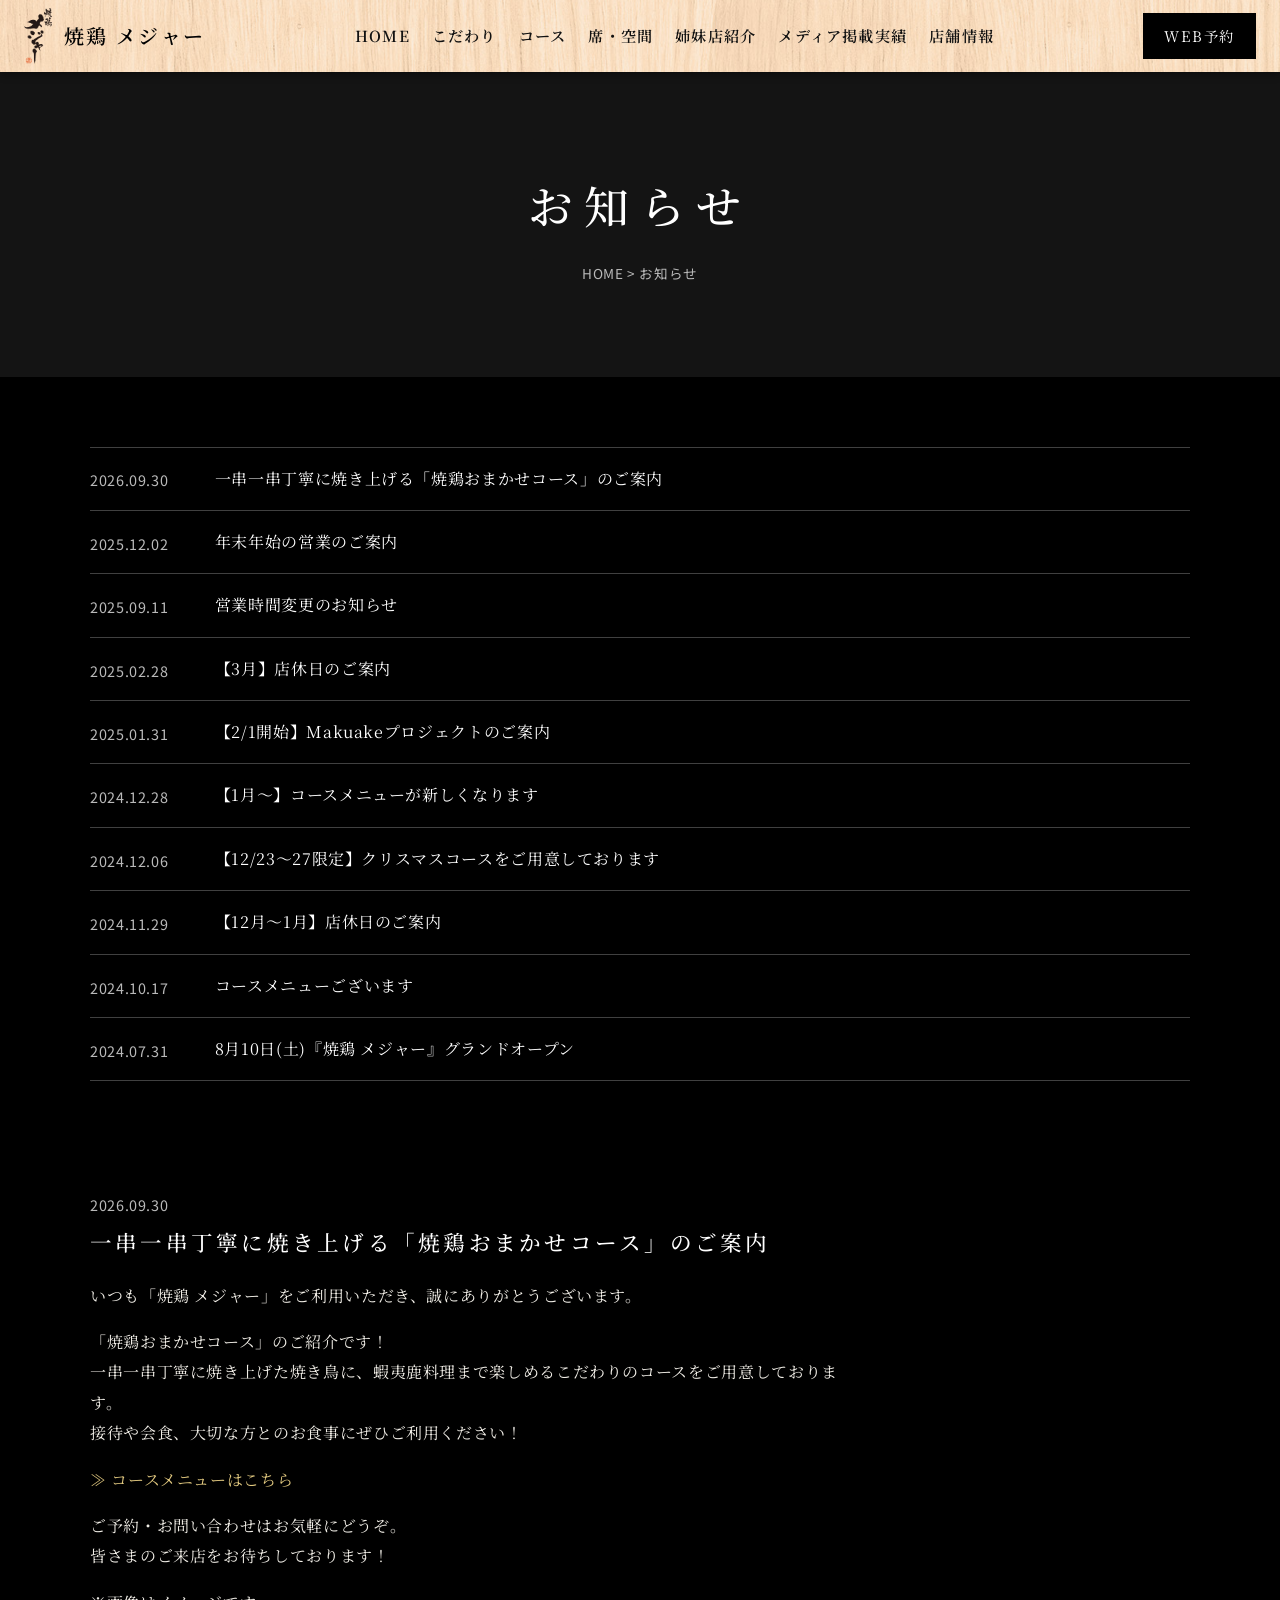
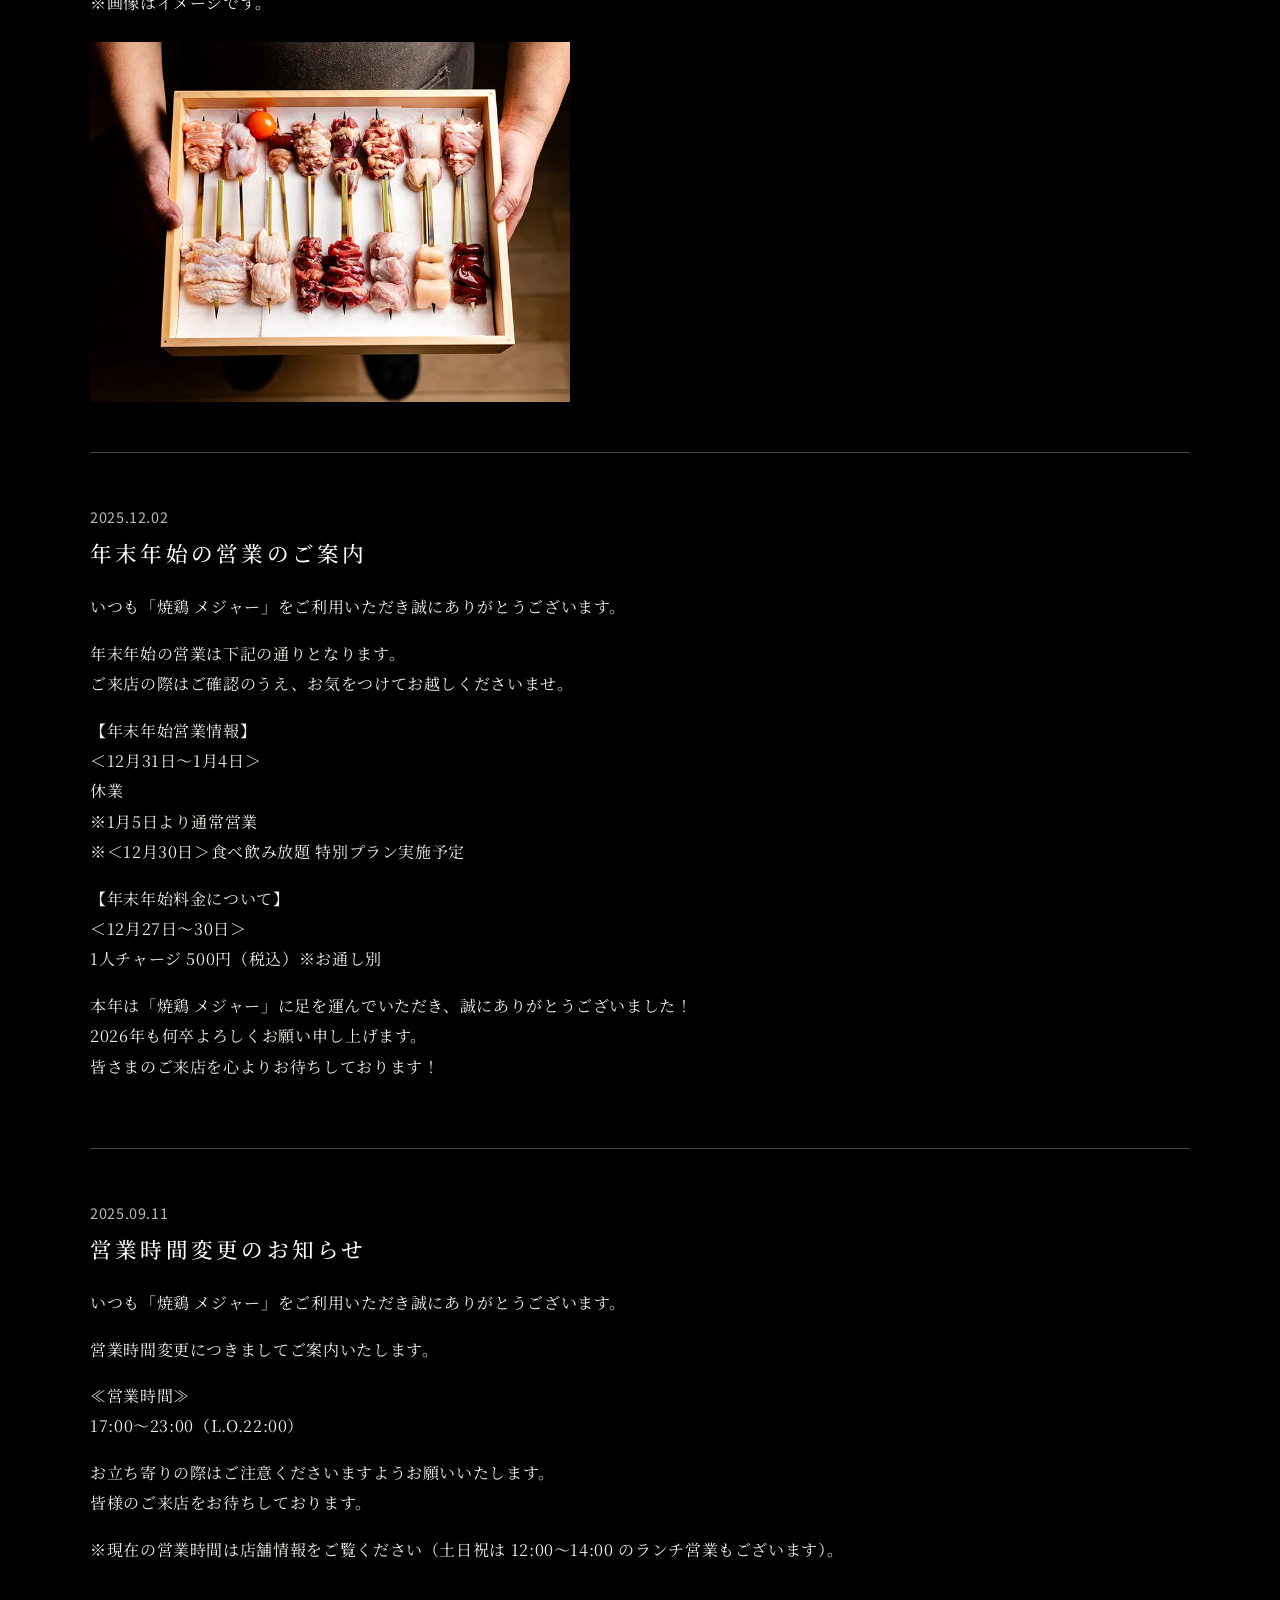
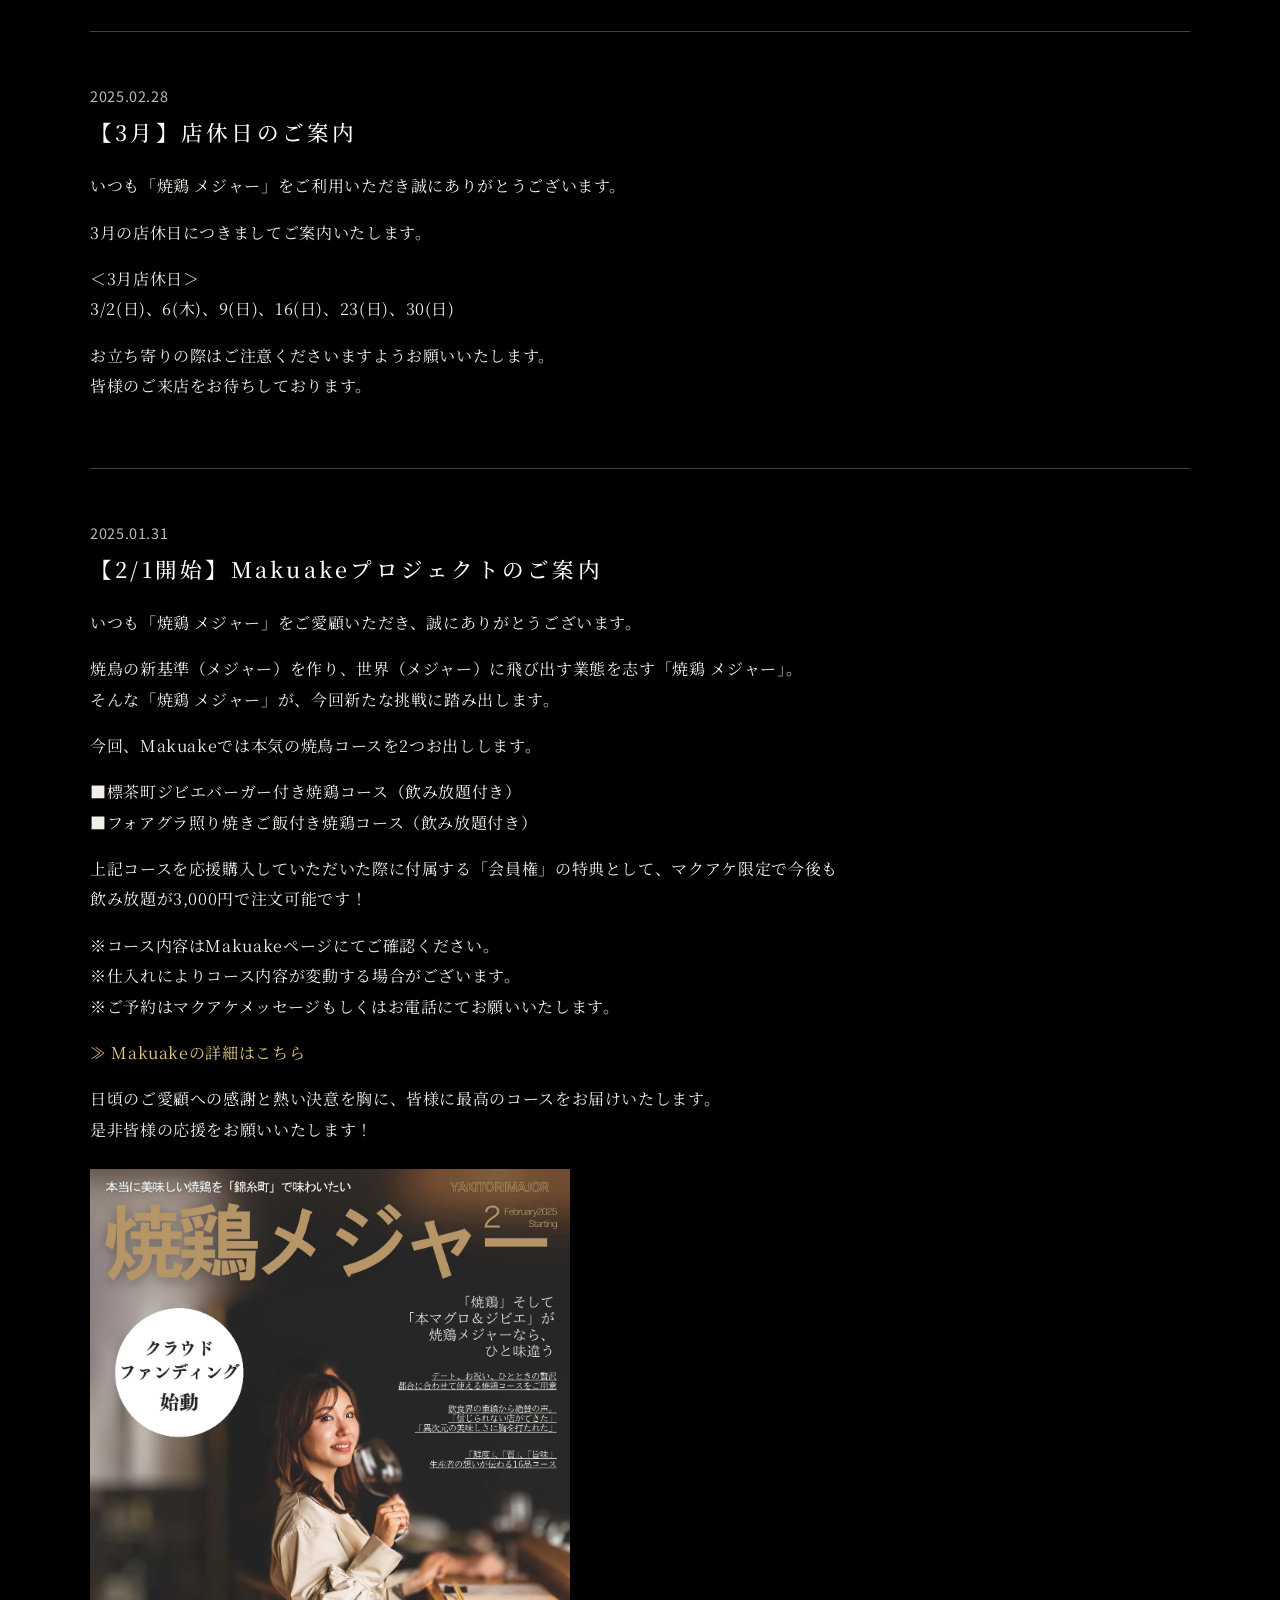
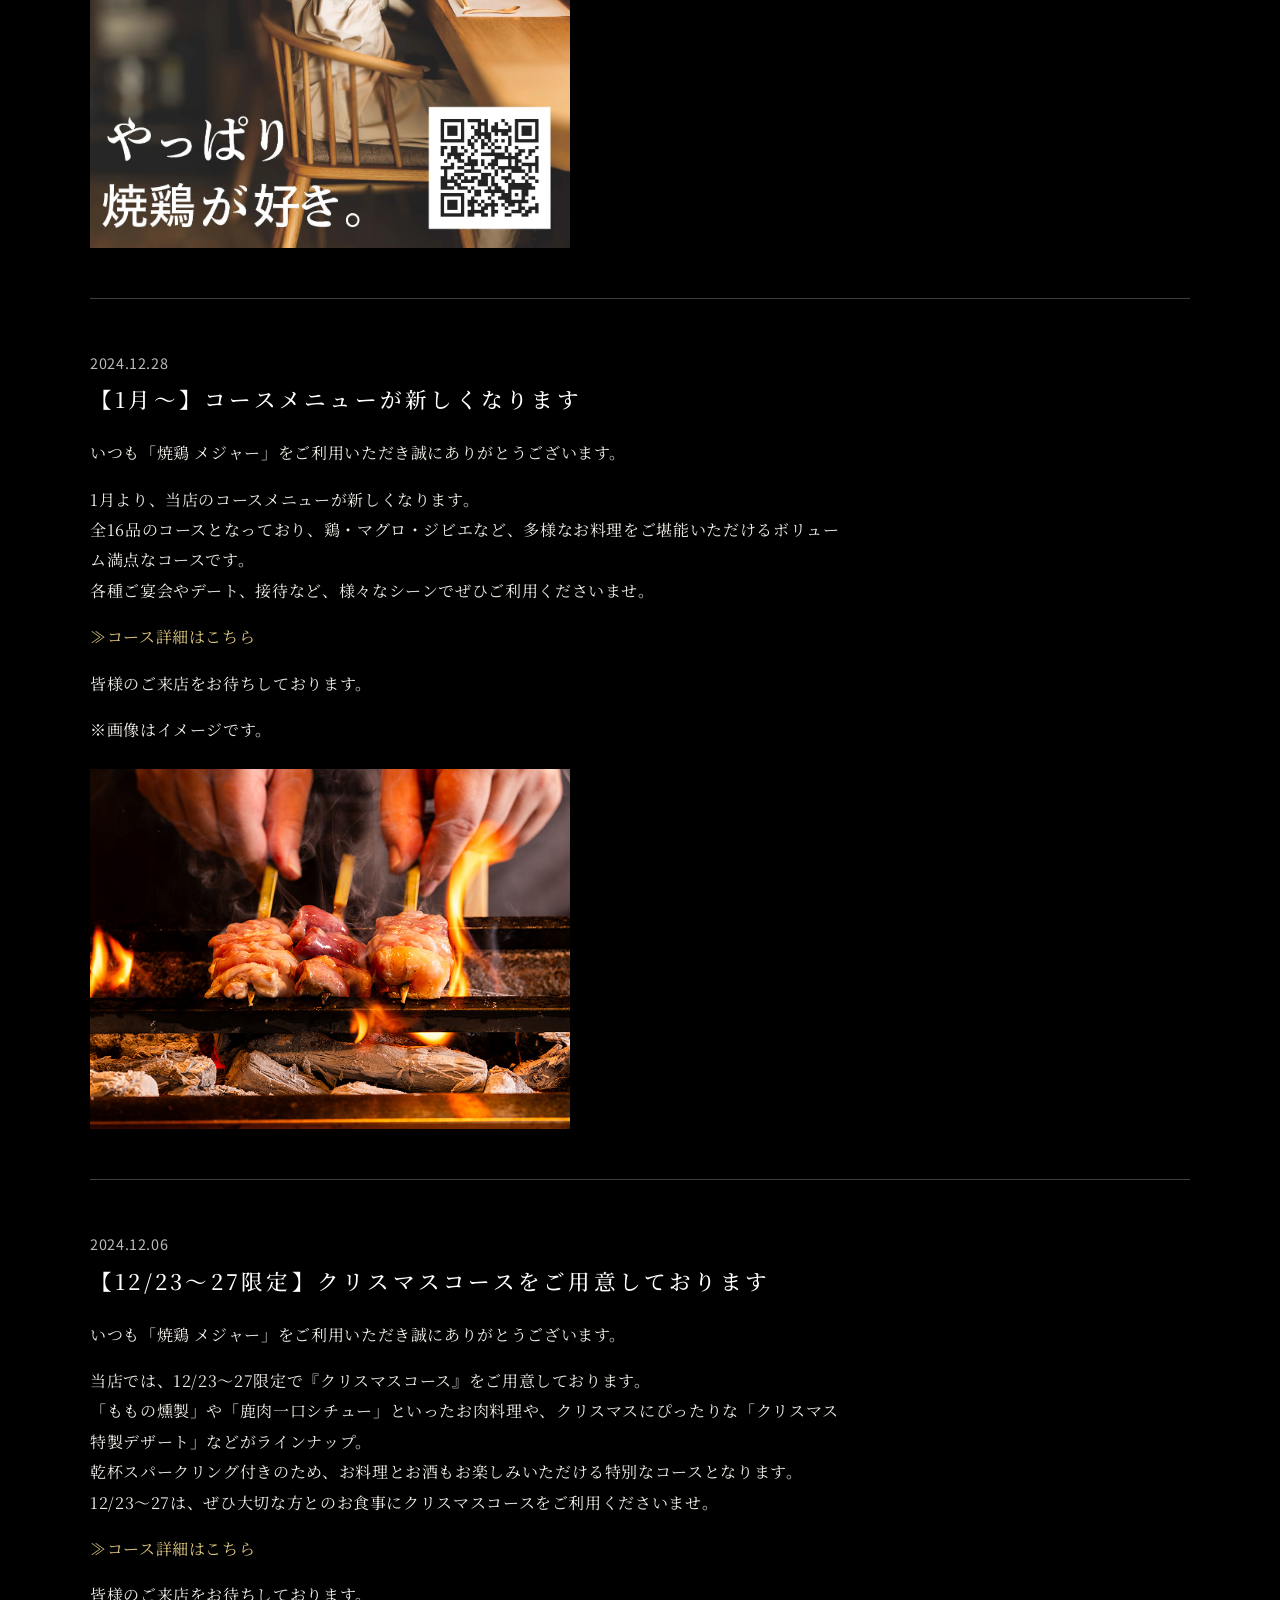
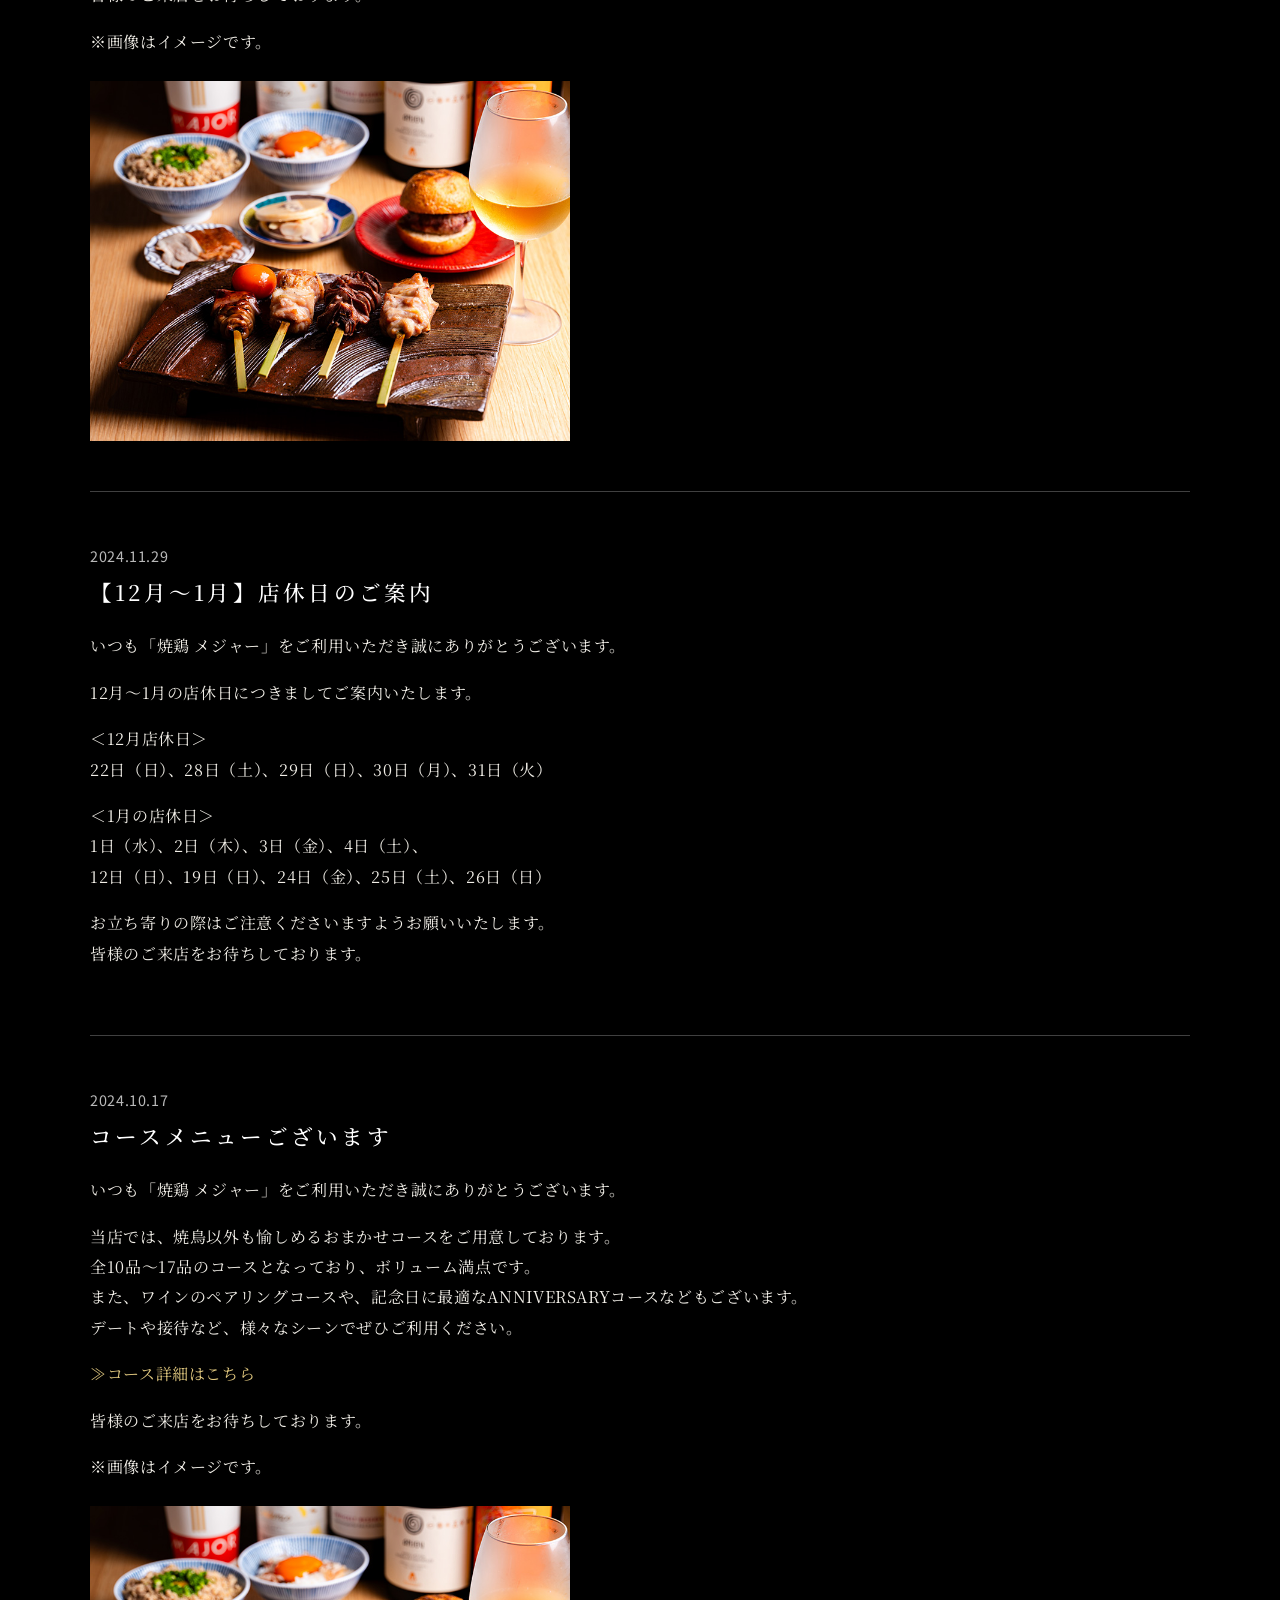
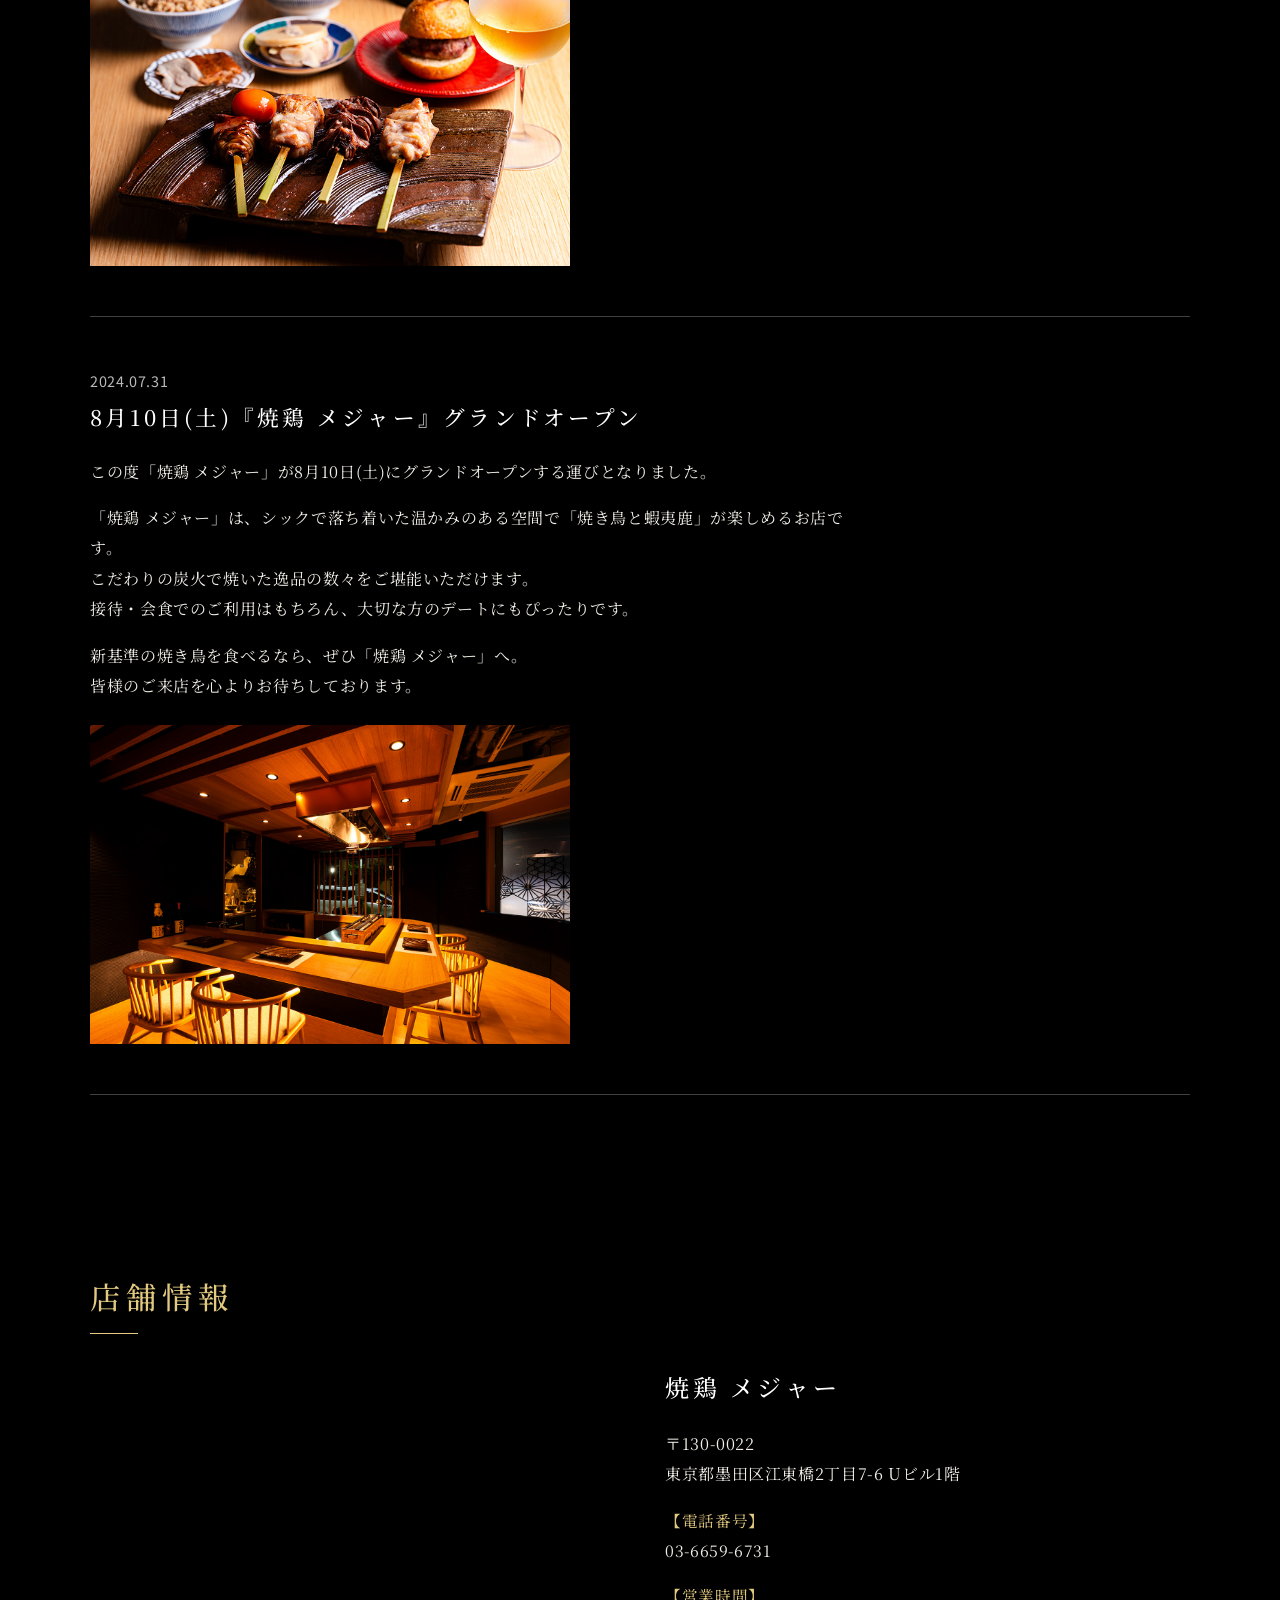
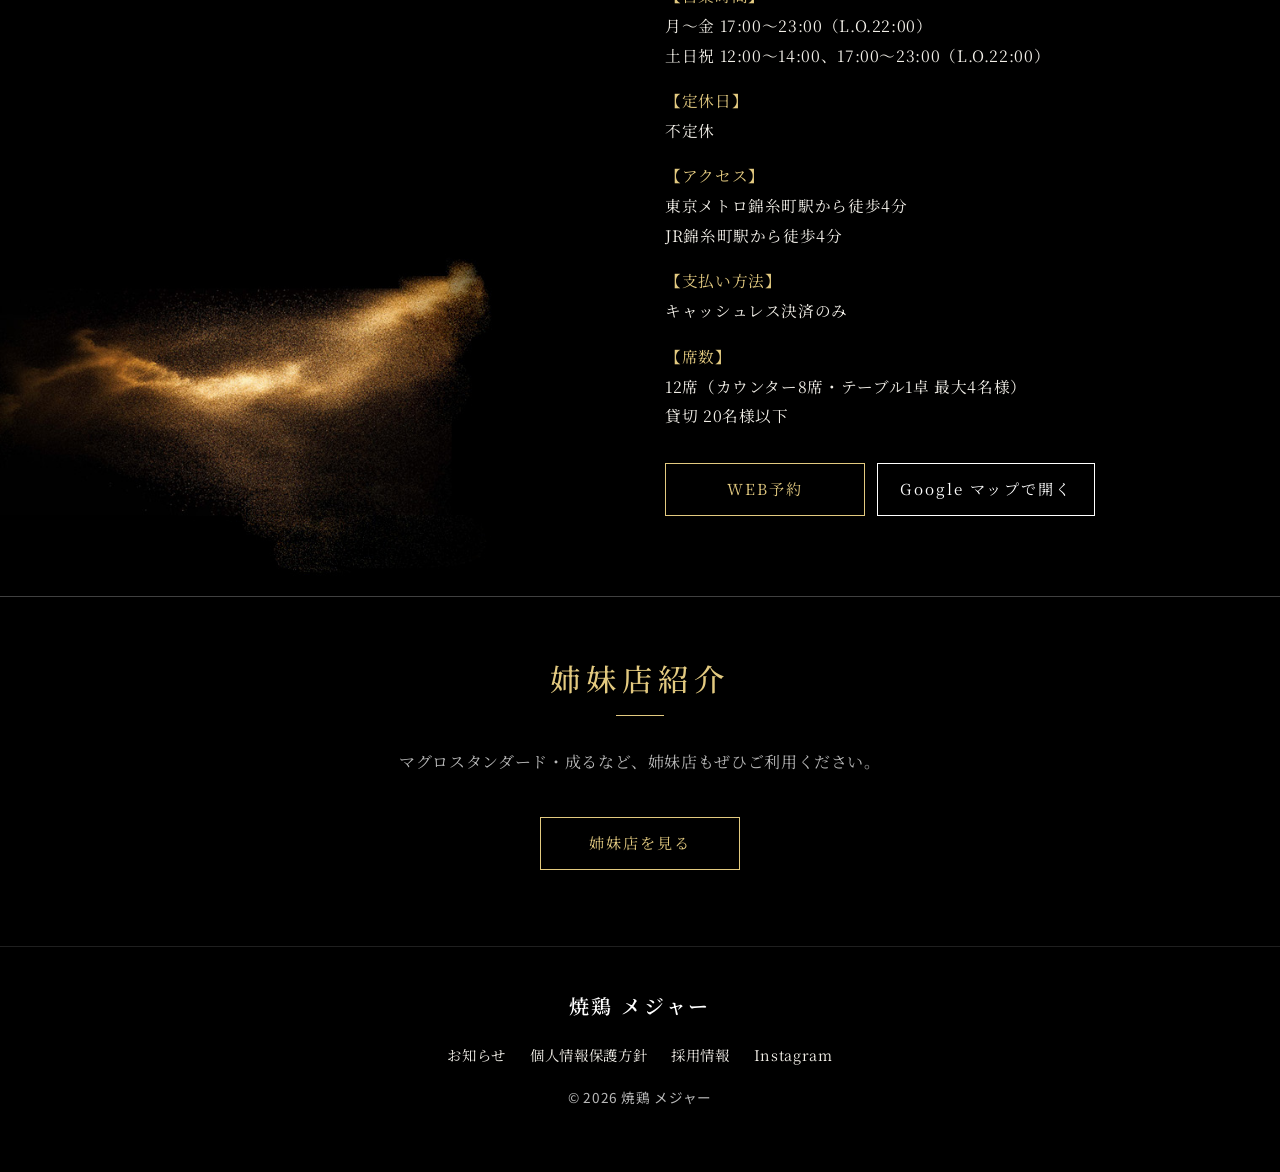
<file: information/index.html>
<!DOCTYPE html>
<html lang="ja">
<head>
  <meta charset="UTF-8">
  <meta name="viewport" content="width=device-width, initial-scale=1.0">
  <title>お知らせ | 焼鶏 メジャー</title>
  <meta name="description" content="焼鶏 メジャーからのお知らせ一覧。営業時間・店休日・コース・Makuakeプロジェクトのご案内。">
  <meta property="og:type" content="website">
  <meta property="og:site_name" content="焼鶏 メジャー">
  <meta property="og:title" content="お知らせ | 焼鶏 メジャー">
  <meta property="og:description" content="焼鶏 メジャーからのお知らせ一覧。営業時間・店休日・コース・Makuakeプロジェクトのご案内。">
  <meta property="og:url" content="https://yakitori-major.com/information/">
  <meta property="og:image" content="https://yakitori-major.com/images/ogp.jpg">
  <meta property="og:locale" content="ja_JP">
  <meta name="twitter:card" content="summary_large_image">
  <link rel="canonical" href="https://yakitori-major.com/information/">
  <link rel="icon" href="../images/favicon.jpg" type="image/jpeg">
  <link rel="preconnect" href="https://fonts.googleapis.com">
  <link rel="preconnect" href="https://fonts.gstatic.com" crossorigin>
  <link href="https://fonts.googleapis.com/css2?family=Noto+Sans+JP:wght@400;500;700&family=Noto+Serif+JP:wght@400;500;600&display=swap" rel="stylesheet">
  <link rel="stylesheet" href="../css/style.css">
</head>
<body>
<header class="site-header">
  <div class="header-inner">
    <a class="brand" href="../">
      <img src="../images/logo.png" alt="焼鶏 メジャー" width="310" height="625">
      <span class="brand-text">焼鶏 メジャー</span>
    </a>
    <nav class="global-nav" id="global-nav" aria-label="グローバルナビゲーション">
      <ul>
        <li><a href="../">HOME</a></li>
        <li><a href="../concept/">こだわり</a></li>
        <li><a href="../course/">コース</a></li>
        <li><a href="../table/">席・空間</a></li>
        <li><a href="../sister-store/">姉妹店紹介</a></li>
        <li><a href="../media/">メディア掲載実績</a></li>
        <li><a href="#store-info">店舗情報</a></li>
        <li class="nav-reserve"><a class="btn-reserve" href="https://www.tablecheck.com/shops/yakitori-major/reserve" target="_blank" rel="noopener">WEB予約</a></li>
      </ul>
    </nav>
    <div class="header-reserve"><a class="btn-reserve" href="https://www.tablecheck.com/shops/yakitori-major/reserve" target="_blank" rel="noopener">WEB予約</a></div>
    <button class="nav-toggle" type="button" aria-controls="global-nav" aria-expanded="false" aria-label="メニューを開く">
      <span></span><span></span><span></span>
    </button>
  </div>
</header>
<main>
<div class="page-title">
  <div class="container">
    <h1>お知らせ</h1>
    <p class="breadcrumb"><a href="../">HOME</a> &gt; お知らせ</p>
  </div>
</div>

<section class="content">
  <div class="container">
    <ul class="news-list info-index">
      <li><time datetime="2026-09-30">2026.09.30</time><a href="#post-2129">一串一串丁寧に焼き上げる「焼鶏おまかせコース」のご案内</a></li>
      <li><time datetime="2025-12-02">2025.12.02</time><a href="#post-2105">年末年始の営業のご案内</a></li>
      <li><time datetime="2025-09-11">2025.09.11</time><a href="#post-2095">営業時間変更のお知らせ</a></li>
      <li><time datetime="2025-02-28">2025.02.28</time><a href="#post-1927">【3月】店休日のご案内</a></li>
      <li><time datetime="2025-01-31">2025.01.31</time><a href="#post-1806">【2/1開始】Makuakeプロジェクトのご案内</a></li>
      <li><time datetime="2024-12-28">2024.12.28</time><a href="#post-1760">【1月～】コースメニューが新しくなります</a></li>
      <li><time datetime="2024-12-06">2024.12.06</time><a href="#post-1740">【12/23〜27限定】クリスマスコースをご用意しております</a></li>
      <li><time datetime="2024-11-29">2024.11.29</time><a href="#post-1729">【12月～1月】店休日のご案内</a></li>
      <li><time datetime="2024-10-17">2024.10.17</time><a href="#post-1705">コースメニューございます</a></li>
      <li><time datetime="2024-07-31">2024.07.31</time><a href="#post-262">8月10日(土)『焼鶏 メジャー』グランドオープン</a></li>
    </ul>

    <article class="post" id="post-2129">
      <time datetime="2026-09-30">2026.09.30</time>
      <h2>一串一串丁寧に焼き上げる「焼鶏おまかせコース」のご案内</h2>
      <div class="body">
<p>いつも「焼鶏 メジャー」をご利用いただき、誠にありがとうございます。</p>
<p>「焼鶏おまかせコース」のご紹介です！<br>
一串一串丁寧に焼き上げた焼き鳥に、蝦夷鹿料理まで楽しめるこだわりのコースをご用意しております。<br>
接待や会食、大切な方とのお食事にぜひご利用ください！</p>
<p><a class="more" href="../course/">≫ コースメニューはこちら</a></p>
<p>ご予約・お問い合わせはお気軽にどうぞ。<br>皆さまのご来店をお待ちしております！</p>
<p>※画像はイメージです。</p>
<img src="../images/course-05.webp" alt="焼鶏おまかせコース" width="800" height="600" loading="lazy">
      </div>
    </article>
    <article class="post" id="post-2105">
      <time datetime="2025-12-02">2025.12.02</time>
      <h2>年末年始の営業のご案内</h2>
      <div class="body">
<p>いつも「焼鶏 メジャー」をご利用いただき誠にありがとうございます。</p>
<p>年末年始の営業は下記の通りとなります。<br>ご来店の際はご確認のうえ、お気をつけてお越しくださいませ。</p>
<p>【年末年始営業情報】<br>
＜12月31日〜1月4日＞<br>休業<br>
※1月5日より通常営業<br>
※＜12月30日＞食べ飲み放題 特別プラン実施予定</p>
<p>【年末年始料金について】<br>
＜12月27日〜30日＞<br>1人チャージ 500円（税込）※お通し別</p>
<p>本年は「焼鶏 メジャー」に足を運んでいただき、誠にありがとうございました！<br>
2026年も何卒よろしくお願い申し上げます。<br>
皆さまのご来店を心よりお待ちしております！</p>
      </div>
    </article>
    <article class="post" id="post-2095">
      <time datetime="2025-09-11">2025.09.11</time>
      <h2>営業時間変更のお知らせ</h2>
      <div class="body">
<p>いつも「焼鶏 メジャー」をご利用いただき誠にありがとうございます。</p>
<p>営業時間変更につきましてご案内いたします。</p>
<p>≪営業時間≫<br>17:00～23:00（L.O.22:00）</p>
<p>お立ち寄りの際はご注意くださいますようお願いいたします。<br>皆様のご来店をお待ちしております。</p>
<p>※現在の営業時間は店舗情報をご覧ください（土日祝は 12:00～14:00 のランチ営業もございます）。</p>
      </div>
    </article>
    <article class="post" id="post-1927">
      <time datetime="2025-02-28">2025.02.28</time>
      <h2>【3月】店休日のご案内</h2>
      <div class="body">
<p>いつも「焼鶏 メジャー」をご利用いただき誠にありがとうございます。</p>
<p>3月の店休日につきましてご案内いたします。</p>
<p>＜3月店休日＞<br>3/2(日)、6(木)、9(日)、16(日)、23(日)、30(日)</p>
<p>お立ち寄りの際はご注意くださいますようお願いいたします。<br>皆様のご来店をお待ちしております。</p>
      </div>
    </article>
    <article class="post" id="post-1806">
      <time datetime="2025-01-31">2025.01.31</time>
      <h2>【2/1開始】Makuakeプロジェクトのご案内</h2>
      <div class="body">
<p>いつも「焼鶏 メジャー」をご愛顧いただき、誠にありがとうございます。</p>
<p>焼鳥の新基準（メジャー）を作り、世界（メジャー）に飛び出す業態を志す「焼鶏 メジャー」。<br>
そんな「焼鶏 メジャー」が、今回新たな挑戦に踏み出します。</p>
<p>今回、Makuakeでは本気の焼鳥コースを2つお出しします。</p>
<p>■標茶町ジビエバーガー付き焼鶏コース（飲み放題付き）<br>
■フォアグラ照り焼きご飯付き焼鶏コース（飲み放題付き）</p>
<p>上記コースを応援購入していただいた際に付属する「会員権」の特典として、マクアケ限定で今後も飲み放題が3,000円で注文可能です！</p>
<p>※コース内容はMakuakeページにてご確認ください。<br>
※仕入れによりコース内容が変動する場合がございます。<br>
※ご予約はマクアケメッセージもしくはお電話にてお願いいたします。</p>
<p><a class="more" href="https://www.makuake.com/project/yakitori-major/" target="_blank" rel="noopener">≫ Makuakeの詳細はこちら</a></p>
<p>日頃のご愛顧への感謝と熱い決意を胸に、皆様に最高のコースをお届けいたします。<br>
是非皆様の応援をお願いいたします！</p>
<img src="../images/news-crowdfunding.webp" alt="Makuakeプロジェクト クラウドファンディング" width="2482" height="3510" loading="lazy">
      </div>
    </article>
    <article class="post" id="post-1760">
      <time datetime="2024-12-28">2024.12.28</time>
      <h2>【1月～】コースメニューが新しくなります</h2>
      <div class="body">
<p>いつも「焼鶏 メジャー」をご利用いただき誠にありがとうございます。</p>
<p>1月より、当店のコースメニューが新しくなります。<br>
全16品のコースとなっており、鶏・マグロ・ジビエなど、多様なお料理をご堪能いただけるボリューム満点なコースです。<br>
各種ご宴会やデート、接待など、様々なシーンでぜひご利用くださいませ。</p>
<p><a class="more" href="../course/">≫コース詳細はこちら</a></p>
<p>皆様のご来店をお待ちしております。</p>
<p>※画像はイメージです。</p>
<img src="../images/course-07.jpg" alt="コース料理" width="800" height="600" loading="lazy">
      </div>
    </article>
    <article class="post" id="post-1740">
      <time datetime="2024-12-06">2024.12.06</time>
      <h2>【12/23〜27限定】クリスマスコースをご用意しております</h2>
      <div class="body">
<p>いつも「焼鶏 メジャー」をご利用いただき誠にありがとうございます。</p>
<p>当店では、12/23〜27限定で『クリスマスコース』をご用意しております。<br>
「ももの燻製」や「鹿肉一口シチュー」といったお肉料理や、クリスマスにぴったりな「クリスマス特製デザート」などがラインナップ。<br>
乾杯スパークリング付きのため、お料理とお酒もお楽しみいただける特別なコースとなります。<br>
12/23〜27は、ぜひ大切な方とのお食事にクリスマスコースをご利用くださいませ。</p>
<p><a class="more" href="../course/">≫コース詳細はこちら</a></p>
<p>皆様のご来店をお待ちしております。</p>
<p>※画像はイメージです。</p>
<img src="../images/course-03.jpg" alt="コース料理" width="800" height="600" loading="lazy">
      </div>
    </article>
    <article class="post" id="post-1729">
      <time datetime="2024-11-29">2024.11.29</time>
      <h2>【12月～1月】店休日のご案内</h2>
      <div class="body">
<p>いつも「焼鶏 メジャー」をご利用いただき誠にありがとうございます。</p>
<p>12月～1月の店休日につきましてご案内いたします。</p>
<p>＜12月店休日＞<br>22日（日）、28日（土）、29日（日）、30日（月）、31日（火）</p>
<p>＜1月の店休日＞<br>1日（水）、2日（木）、3日（金）、4日（土）、<br>12日（日）、19日（日）、24日（金）、25日（土）、26日（日）</p>
<p>お立ち寄りの際はご注意くださいますようお願いいたします。<br>皆様のご来店をお待ちしております。</p>
      </div>
    </article>
    <article class="post" id="post-1705">
      <time datetime="2024-10-17">2024.10.17</time>
      <h2>コースメニューございます</h2>
      <div class="body">
<p>いつも「焼鶏 メジャー」をご利用いただき誠にありがとうございます。</p>
<p>当店では、焼鳥以外も愉しめるおまかせコースをご用意しております。<br>
全10品～17品のコースとなっており、ボリューム満点です。<br>
また、ワインのペアリングコースや、記念日に最適なANNIVERSARYコースなどもございます。<br>
デートや接待など、様々なシーンでぜひご利用ください。</p>
<p><a class="more" href="../course/">≫コース詳細はこちら</a></p>
<p>皆様のご来店をお待ちしております。</p>
<p>※画像はイメージです。</p>
<img src="../images/course-03.jpg" alt="コース料理" width="800" height="600" loading="lazy">
      </div>
    </article>
    <article class="post" id="post-262">
      <time datetime="2024-07-31">2024.07.31</time>
      <h2>8月10日(土)『焼鶏 メジャー』グランドオープン</h2>
      <div class="body">
<p>この度「焼鶏 メジャー」が8月10日(土)にグランドオープンする運びとなりました。</p>
<p>「焼鶏 メジャー」は、シックで落ち着いた温かみのある空間で「焼き鳥と蝦夷鹿」が楽しめるお店です。<br>
こだわりの炭火で焼いた逸品の数々をご堪能いただけます。<br>
接待・会食でのご利用はもちろん、大切な方のデートにもぴったりです。</p>
<p>新基準の焼き鳥を食べるなら、ぜひ「焼鶏 メジャー」へ。<br>
皆様のご来店を心よりお待ちしております。</p>
<img src="../images/top-table.jpg" alt="焼鶏 メジャー 店内" width="1400" height="930" loading="lazy">
      </div>
    </article>
  </div>
</section>

<section class="store-info" id="store-info">
  <div class="container">
    <h2 class="ttl">店舗情報</h2>
    <div class="store-grid">
      <div class="store-map">
        <iframe src="https://www.google.com/maps?q=%E3%80%92130-0022%20%E6%9D%B1%E4%BA%AC%E9%83%BD%E5%A2%A8%E7%94%B0%E5%8C%BA%E6%B1%9F%E6%9D%B1%E6%A9%8B2%E4%B8%81%E7%9B%AE7-6%20U%E3%83%93%E3%83%AB1%E9%9A%8E&output=embed" title="焼鶏 メジャー の地図" loading="lazy" referrerpolicy="no-referrer-when-downgrade" allowfullscreen></iframe>
      </div>
      <div class="store-text">
        <h3 class="store-name">焼鶏 メジャー</h3>
        <p>〒130-0022<br>東京都墨田区江東橋2丁目7-6 Uビル1階</p>
        <dl class="store-dl">
          <dt>電話番号</dt>
          <dd><a href="tel:0366596731">03-6659-6731</a></dd>
          <dt>営業時間</dt>
          <dd>月～金 17:00～23:00（L.O.22:00）<br>土日祝 12:00～14:00、17:00～23:00（L.O.22:00）</dd>
          <dt>定休日</dt>
          <dd>不定休</dd>
          <dt>アクセス</dt>
          <dd>東京メトロ錦糸町駅から徒歩4分<br>JR錦糸町駅から徒歩4分</dd>
          <dt>支払い方法</dt>
          <dd>キャッシュレス決済のみ</dd>
          <dt>席数</dt>
          <dd>12席（カウンター8席・テーブル1卓 最大4名様）<br>貸切 20名様以下</dd>
        </dl>
        <div class="store-actions">
          <a class="btn btn-gold" href="https://www.tablecheck.com/shops/yakitori-major/reserve" target="_blank" rel="noopener">WEB予約</a>
          <a class="btn" href="https://www.google.com/maps/search/?api=1&query=%E6%9D%B1%E4%BA%AC%E9%83%BD%E5%A2%A8%E7%94%B0%E5%8C%BA%E6%B1%9F%E6%9D%B1%E6%A9%8B2%E4%B8%81%E7%9B%AE7-6%20U%E3%83%93%E3%83%AB1%E9%9A%8E" target="_blank" rel="noopener">Google マップで開く</a>
        </div>
      </div>
    </div>
  </div>
</section>
<section class="sister-banner">
  <div class="container">
    <h2 class="ttl center">姉妹店紹介</h2>
    <p>マグロスタンダード・成るなど、姉妹店もぜひご利用ください。</p>
    <p class="btn-cont center"><a class="btn btn-gold" href="../sister-store/">姉妹店を見る</a></p>
  </div>
</section>

</main>

<footer class="site-footer">
  <div class="container footer-inner">
    <a class="brand" href="../" style="color:#fff"><span class="brand-text" style="color:#fff">焼鶏 メジャー</span></a>
    <ul class="footer-links">
      <li><a href="../information/">お知らせ</a></li>
      <li><a href="../privacy/">個人情報保護方針</a></li>
      <li><a href="https://pay-it-forward-corporate.com/recruit/" target="_blank" rel="noopener">採用情報</a></li>
      <li><a href="https://www.instagram.com/yakitorimajor/" target="_blank" rel="noopener">Instagram</a></li>
    </ul>
    <p class="copyright">&copy; 2026 焼鶏 メジャー</p>
  </div>
</footer>

<nav class="bottom-bar" aria-label="クイックメニュー">
  <ul>
    <li><a href="tel:0366596731"><svg viewBox="0 0 24 24" fill="none" stroke="currentColor" stroke-width="2" aria-hidden="true"><path d="M22 16.9v3a2 2 0 0 1-2.2 2 19.8 19.8 0 0 1-8.6-3.1 19.5 19.5 0 0 1-6-6A19.8 19.8 0 0 1 2.1 4.2 2 2 0 0 1 4.1 2h3a2 2 0 0 1 2 1.7c.1.9.4 1.8.7 2.7a2 2 0 0 1-.5 2.1L8 9.8a16 16 0 0 0 6 6l1.3-1.3a2 2 0 0 1 2.1-.4c.9.3 1.8.6 2.7.7a2 2 0 0 1 1.7 2z"/></svg>電話</a></li>
    <li><a href="https://www.google.com/maps/search/?api=1&query=%E6%9D%B1%E4%BA%AC%E9%83%BD%E5%A2%A8%E7%94%B0%E5%8C%BA%E6%B1%9F%E6%9D%B1%E6%A9%8B2%E4%B8%81%E7%9B%AE7-6%20U%E3%83%93%E3%83%AB1%E9%9A%8E" target="_blank" rel="noopener"><svg viewBox="0 0 24 24" fill="none" stroke="currentColor" stroke-width="2" aria-hidden="true"><path d="M21 10c0 7-9 13-9 13S3 17 3 10a9 9 0 0 1 18 0z"/><circle cx="12" cy="10" r="3"/></svg>地図</a></li>
    <li><a href="https://www.tablecheck.com/shops/yakitori-major/reserve" target="_blank" rel="noopener"><svg viewBox="0 0 24 24" fill="none" stroke="currentColor" stroke-width="2" aria-hidden="true"><rect x="3" y="4" width="18" height="18" rx="2"/><path d="M16 2v4M8 2v4M3 10h18"/></svg>WEB予約</a></li>
  </ul>
</nav>

<script src="../js/main.js"></script>
</body>
</html>
</file>
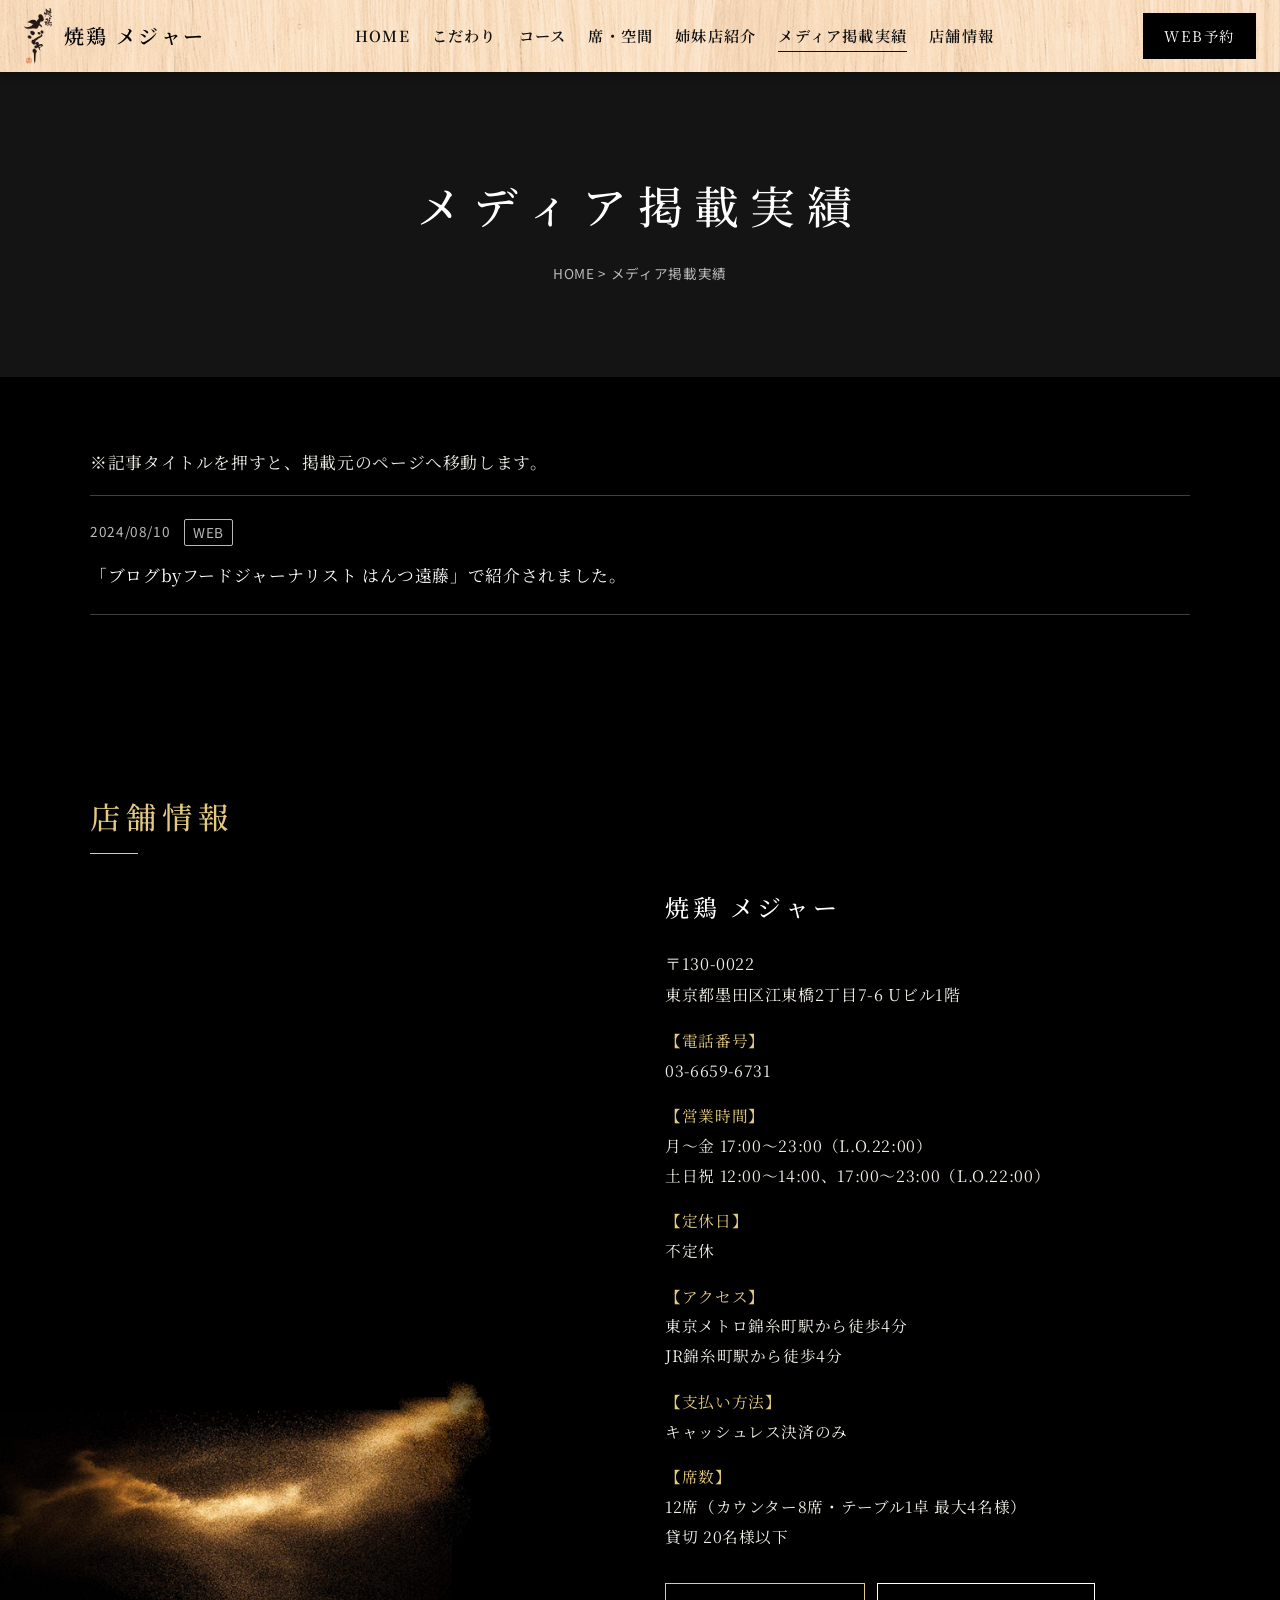
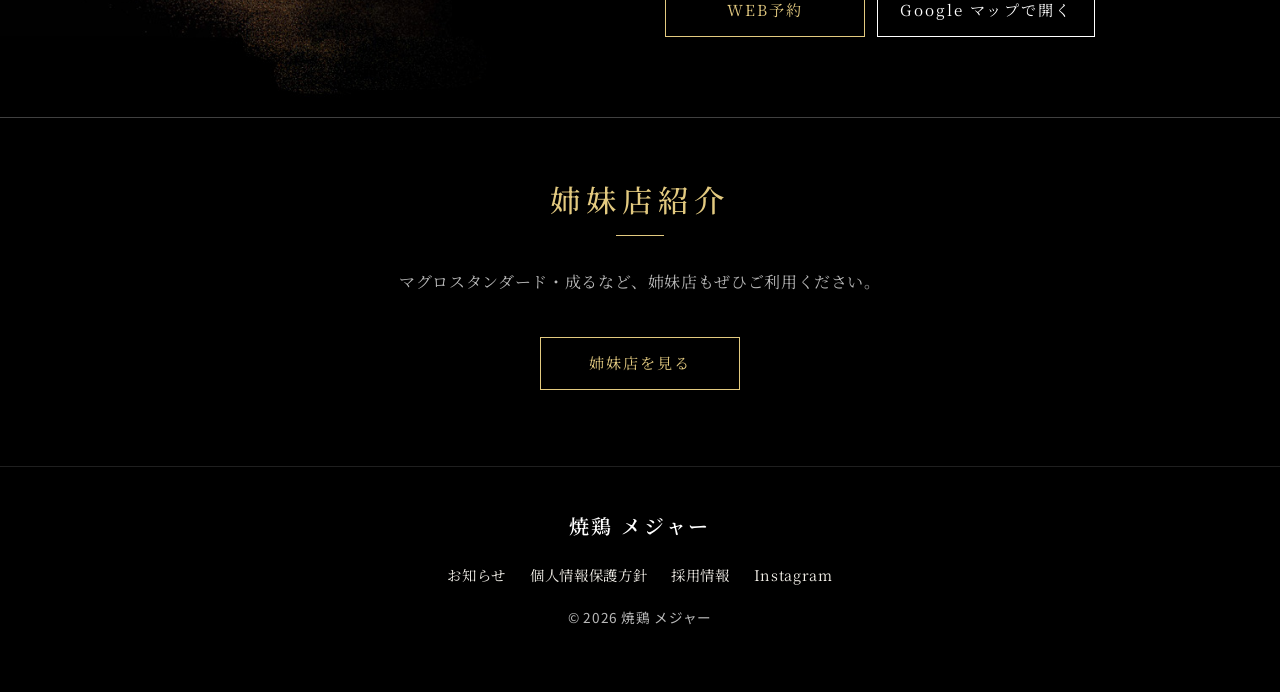
<file: media/index.html>
<!DOCTYPE html>
<html lang="ja">
<head>
  <meta charset="UTF-8">
  <meta name="viewport" content="width=device-width, initial-scale=1.0">
  <title>メディア掲載実績 | 焼鶏 メジャー</title>
  <meta name="description" content="焼鶏 メジャーのメディア掲載実績。">
  <meta property="og:type" content="website">
  <meta property="og:site_name" content="焼鶏 メジャー">
  <meta property="og:title" content="メディア掲載実績 | 焼鶏 メジャー">
  <meta property="og:description" content="焼鶏 メジャーのメディア掲載実績。">
  <meta property="og:url" content="https://yakitori-major.com/media/">
  <meta property="og:image" content="https://yakitori-major.com/images/ogp.jpg">
  <meta property="og:locale" content="ja_JP">
  <meta name="twitter:card" content="summary_large_image">
  <link rel="canonical" href="https://yakitori-major.com/media/">
  <link rel="icon" href="../images/favicon.jpg" type="image/jpeg">
  <link rel="preconnect" href="https://fonts.googleapis.com">
  <link rel="preconnect" href="https://fonts.gstatic.com" crossorigin>
  <link href="https://fonts.googleapis.com/css2?family=Noto+Sans+JP:wght@400;500;700&family=Noto+Serif+JP:wght@400;500;600&display=swap" rel="stylesheet">
  <link rel="stylesheet" href="../css/style.css">
</head>
<body>
<header class="site-header">
  <div class="header-inner">
    <a class="brand" href="../">
      <img src="../images/logo.png" alt="焼鶏 メジャー" width="310" height="625">
      <span class="brand-text">焼鶏 メジャー</span>
    </a>
    <nav class="global-nav" id="global-nav" aria-label="グローバルナビゲーション">
      <ul>
        <li><a href="../">HOME</a></li>
        <li><a href="../concept/">こだわり</a></li>
        <li><a href="../course/">コース</a></li>
        <li><a href="../table/">席・空間</a></li>
        <li><a href="../sister-store/">姉妹店紹介</a></li>
        <li><a href="../media/">メディア掲載実績</a></li>
        <li><a href="#store-info">店舗情報</a></li>
        <li class="nav-reserve"><a class="btn-reserve" href="https://www.tablecheck.com/shops/yakitori-major/reserve" target="_blank" rel="noopener">WEB予約</a></li>
      </ul>
    </nav>
    <div class="header-reserve"><a class="btn-reserve" href="https://www.tablecheck.com/shops/yakitori-major/reserve" target="_blank" rel="noopener">WEB予約</a></div>
    <button class="nav-toggle" type="button" aria-controls="global-nav" aria-expanded="false" aria-label="メニューを開く">
      <span></span><span></span><span></span>
    </button>
  </div>
</header>
<main>
<div class="page-title">
  <div class="container">
    <h1>メディア掲載実績</h1>
    <p class="breadcrumb"><a href="../">HOME</a> &gt; メディア掲載実績</p>
  </div>
</div>

<section class="content">
  <div class="container">
    <p class="lead">※記事タイトルを押すと、掲載元のページへ移動します。</p>
    <ul class="media-list">
      <li>
        <p class="meta"><time datetime="2024-08-10">2024/08/10</time><span class="tag">WEB</span></p>
        <a href="https://hants.livedoor.biz/archives/52217882.html" target="_blank" rel="noopener">「ブログbyフードジャーナリスト はんつ遠藤」で紹介されました。</a>
      </li>
    </ul>
  </div>
</section>

<section class="store-info" id="store-info">
  <div class="container">
    <h2 class="ttl">店舗情報</h2>
    <div class="store-grid">
      <div class="store-map">
        <iframe src="https://www.google.com/maps?q=%E3%80%92130-0022%20%E6%9D%B1%E4%BA%AC%E9%83%BD%E5%A2%A8%E7%94%B0%E5%8C%BA%E6%B1%9F%E6%9D%B1%E6%A9%8B2%E4%B8%81%E7%9B%AE7-6%20U%E3%83%93%E3%83%AB1%E9%9A%8E&output=embed" title="焼鶏 メジャー の地図" loading="lazy" referrerpolicy="no-referrer-when-downgrade" allowfullscreen></iframe>
      </div>
      <div class="store-text">
        <h3 class="store-name">焼鶏 メジャー</h3>
        <p>〒130-0022<br>東京都墨田区江東橋2丁目7-6 Uビル1階</p>
        <dl class="store-dl">
          <dt>電話番号</dt>
          <dd><a href="tel:0366596731">03-6659-6731</a></dd>
          <dt>営業時間</dt>
          <dd>月～金 17:00～23:00（L.O.22:00）<br>土日祝 12:00～14:00、17:00～23:00（L.O.22:00）</dd>
          <dt>定休日</dt>
          <dd>不定休</dd>
          <dt>アクセス</dt>
          <dd>東京メトロ錦糸町駅から徒歩4分<br>JR錦糸町駅から徒歩4分</dd>
          <dt>支払い方法</dt>
          <dd>キャッシュレス決済のみ</dd>
          <dt>席数</dt>
          <dd>12席（カウンター8席・テーブル1卓 最大4名様）<br>貸切 20名様以下</dd>
        </dl>
        <div class="store-actions">
          <a class="btn btn-gold" href="https://www.tablecheck.com/shops/yakitori-major/reserve" target="_blank" rel="noopener">WEB予約</a>
          <a class="btn" href="https://www.google.com/maps/search/?api=1&query=%E6%9D%B1%E4%BA%AC%E9%83%BD%E5%A2%A8%E7%94%B0%E5%8C%BA%E6%B1%9F%E6%9D%B1%E6%A9%8B2%E4%B8%81%E7%9B%AE7-6%20U%E3%83%93%E3%83%AB1%E9%9A%8E" target="_blank" rel="noopener">Google マップで開く</a>
        </div>
      </div>
    </div>
  </div>
</section>
<section class="sister-banner">
  <div class="container">
    <h2 class="ttl center">姉妹店紹介</h2>
    <p>マグロスタンダード・成るなど、姉妹店もぜひご利用ください。</p>
    <p class="btn-cont center"><a class="btn btn-gold" href="../sister-store/">姉妹店を見る</a></p>
  </div>
</section>

</main>

<footer class="site-footer">
  <div class="container footer-inner">
    <a class="brand" href="../" style="color:#fff"><span class="brand-text" style="color:#fff">焼鶏 メジャー</span></a>
    <ul class="footer-links">
      <li><a href="../information/">お知らせ</a></li>
      <li><a href="../privacy/">個人情報保護方針</a></li>
      <li><a href="https://pay-it-forward-corporate.com/recruit/" target="_blank" rel="noopener">採用情報</a></li>
      <li><a href="https://www.instagram.com/yakitorimajor/" target="_blank" rel="noopener">Instagram</a></li>
    </ul>
    <p class="copyright">&copy; 2026 焼鶏 メジャー</p>
  </div>
</footer>

<nav class="bottom-bar" aria-label="クイックメニュー">
  <ul>
    <li><a href="tel:0366596731"><svg viewBox="0 0 24 24" fill="none" stroke="currentColor" stroke-width="2" aria-hidden="true"><path d="M22 16.9v3a2 2 0 0 1-2.2 2 19.8 19.8 0 0 1-8.6-3.1 19.5 19.5 0 0 1-6-6A19.8 19.8 0 0 1 2.1 4.2 2 2 0 0 1 4.1 2h3a2 2 0 0 1 2 1.7c.1.9.4 1.8.7 2.7a2 2 0 0 1-.5 2.1L8 9.8a16 16 0 0 0 6 6l1.3-1.3a2 2 0 0 1 2.1-.4c.9.3 1.8.6 2.7.7a2 2 0 0 1 1.7 2z"/></svg>電話</a></li>
    <li><a href="https://www.google.com/maps/search/?api=1&query=%E6%9D%B1%E4%BA%AC%E9%83%BD%E5%A2%A8%E7%94%B0%E5%8C%BA%E6%B1%9F%E6%9D%B1%E6%A9%8B2%E4%B8%81%E7%9B%AE7-6%20U%E3%83%93%E3%83%AB1%E9%9A%8E" target="_blank" rel="noopener"><svg viewBox="0 0 24 24" fill="none" stroke="currentColor" stroke-width="2" aria-hidden="true"><path d="M21 10c0 7-9 13-9 13S3 17 3 10a9 9 0 0 1 18 0z"/><circle cx="12" cy="10" r="3"/></svg>地図</a></li>
    <li><a href="https://www.tablecheck.com/shops/yakitori-major/reserve" target="_blank" rel="noopener"><svg viewBox="0 0 24 24" fill="none" stroke="currentColor" stroke-width="2" aria-hidden="true"><rect x="3" y="4" width="18" height="18" rx="2"/><path d="M16 2v4M8 2v4M3 10h18"/></svg>WEB予約</a></li>
  </ul>
</nav>

<script src="../js/main.js"></script>
</body>
</html>
</file>
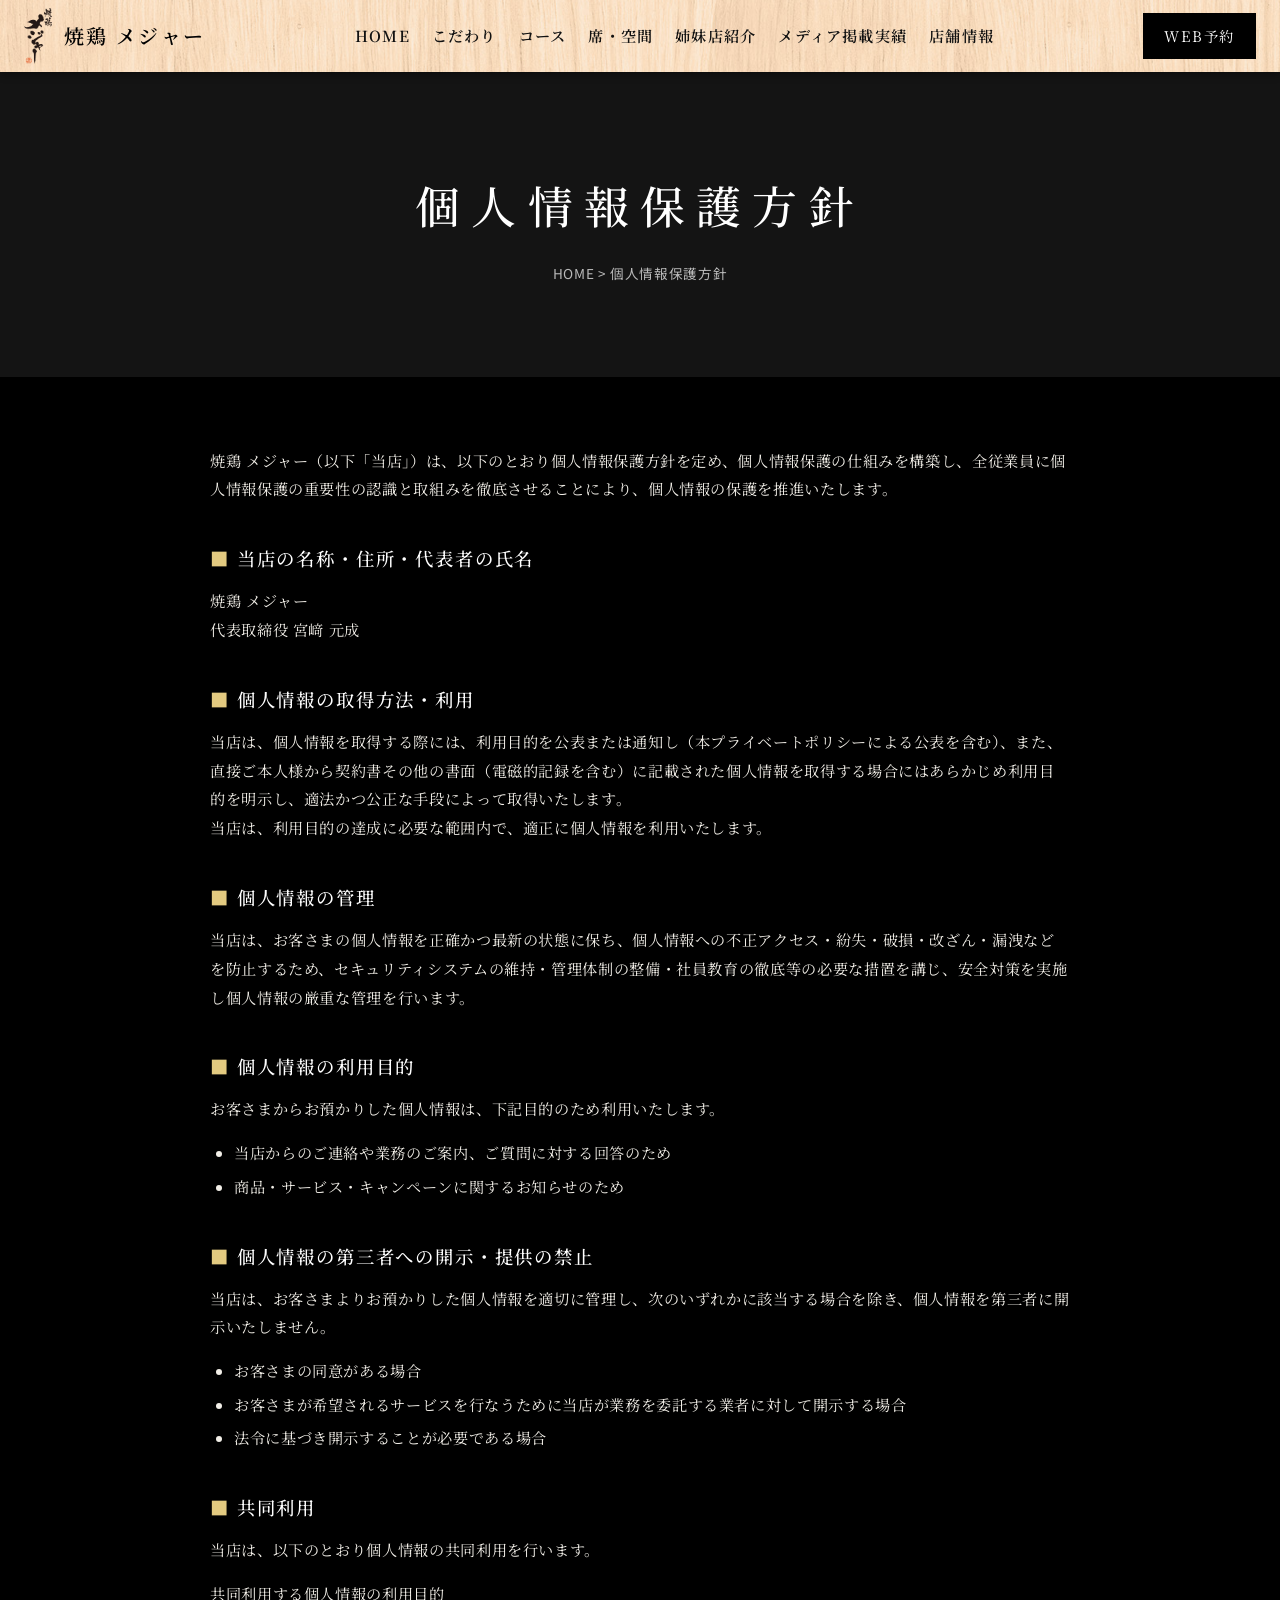
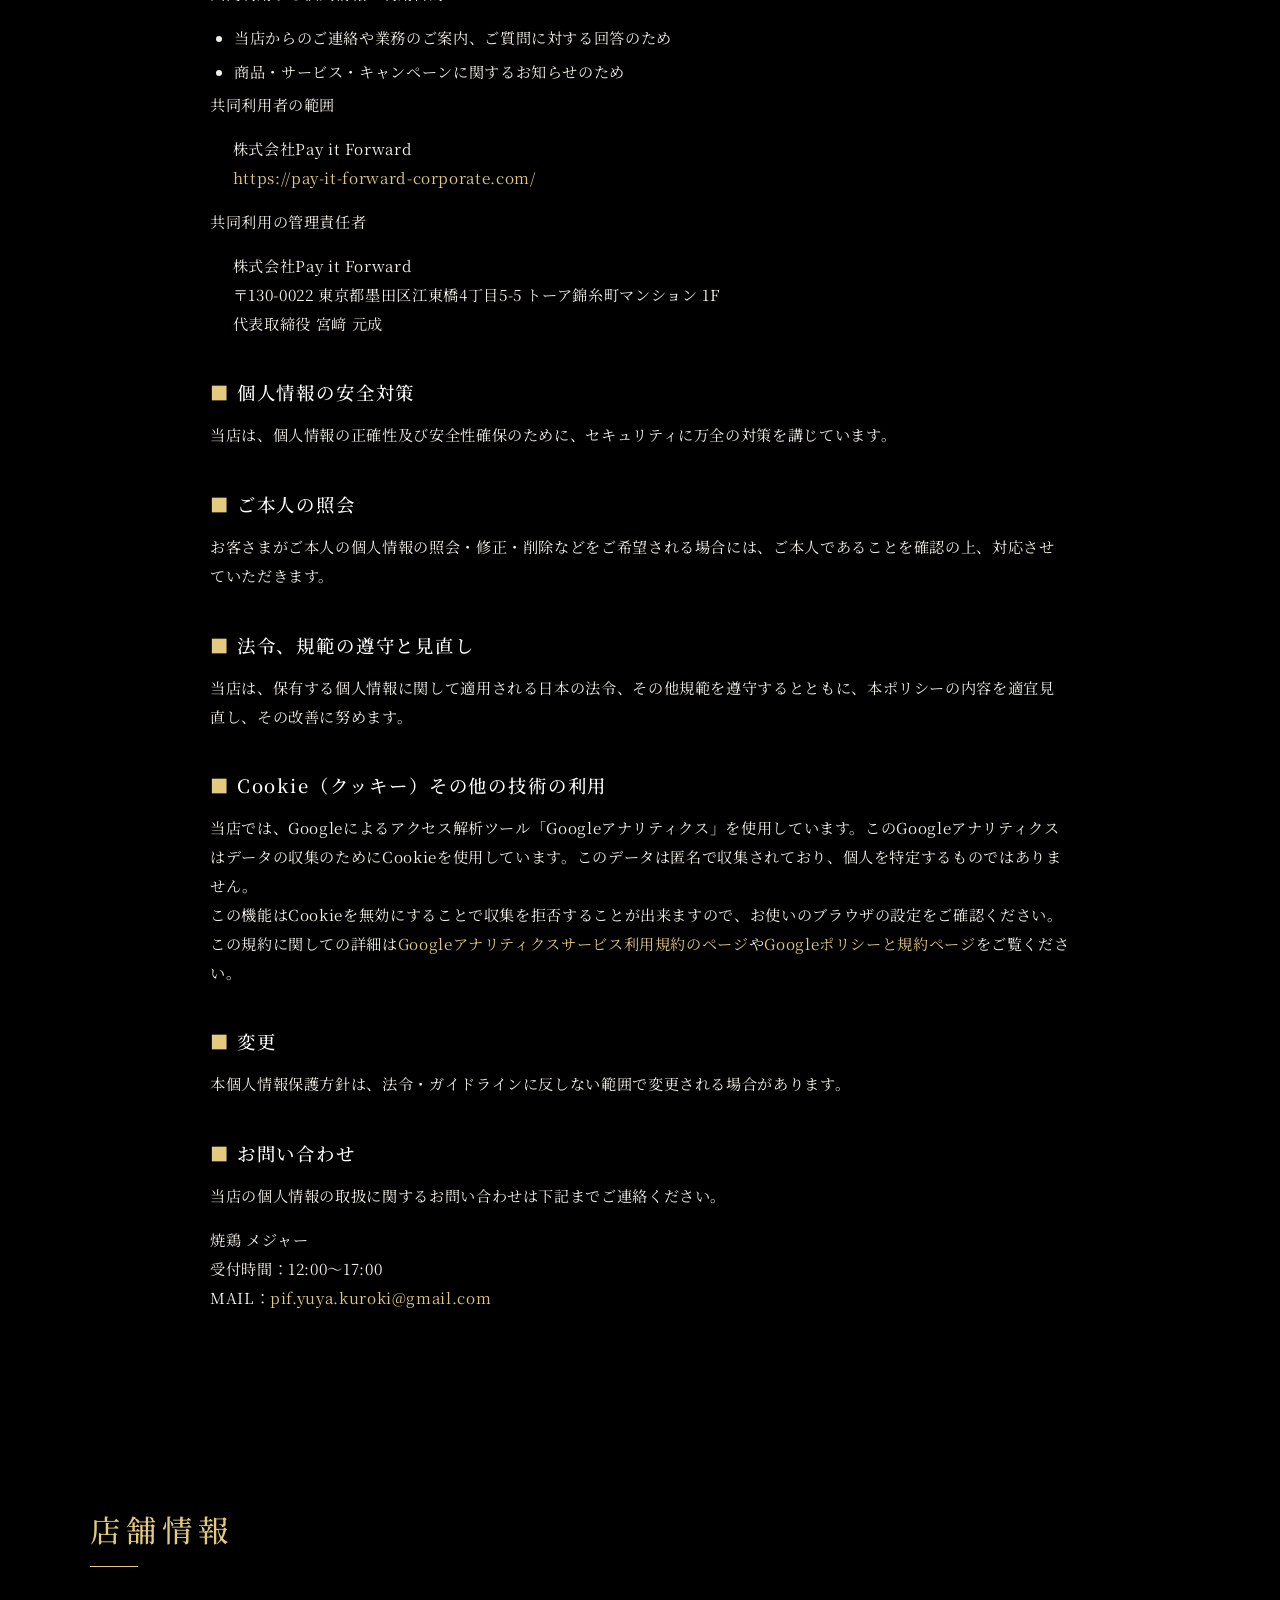
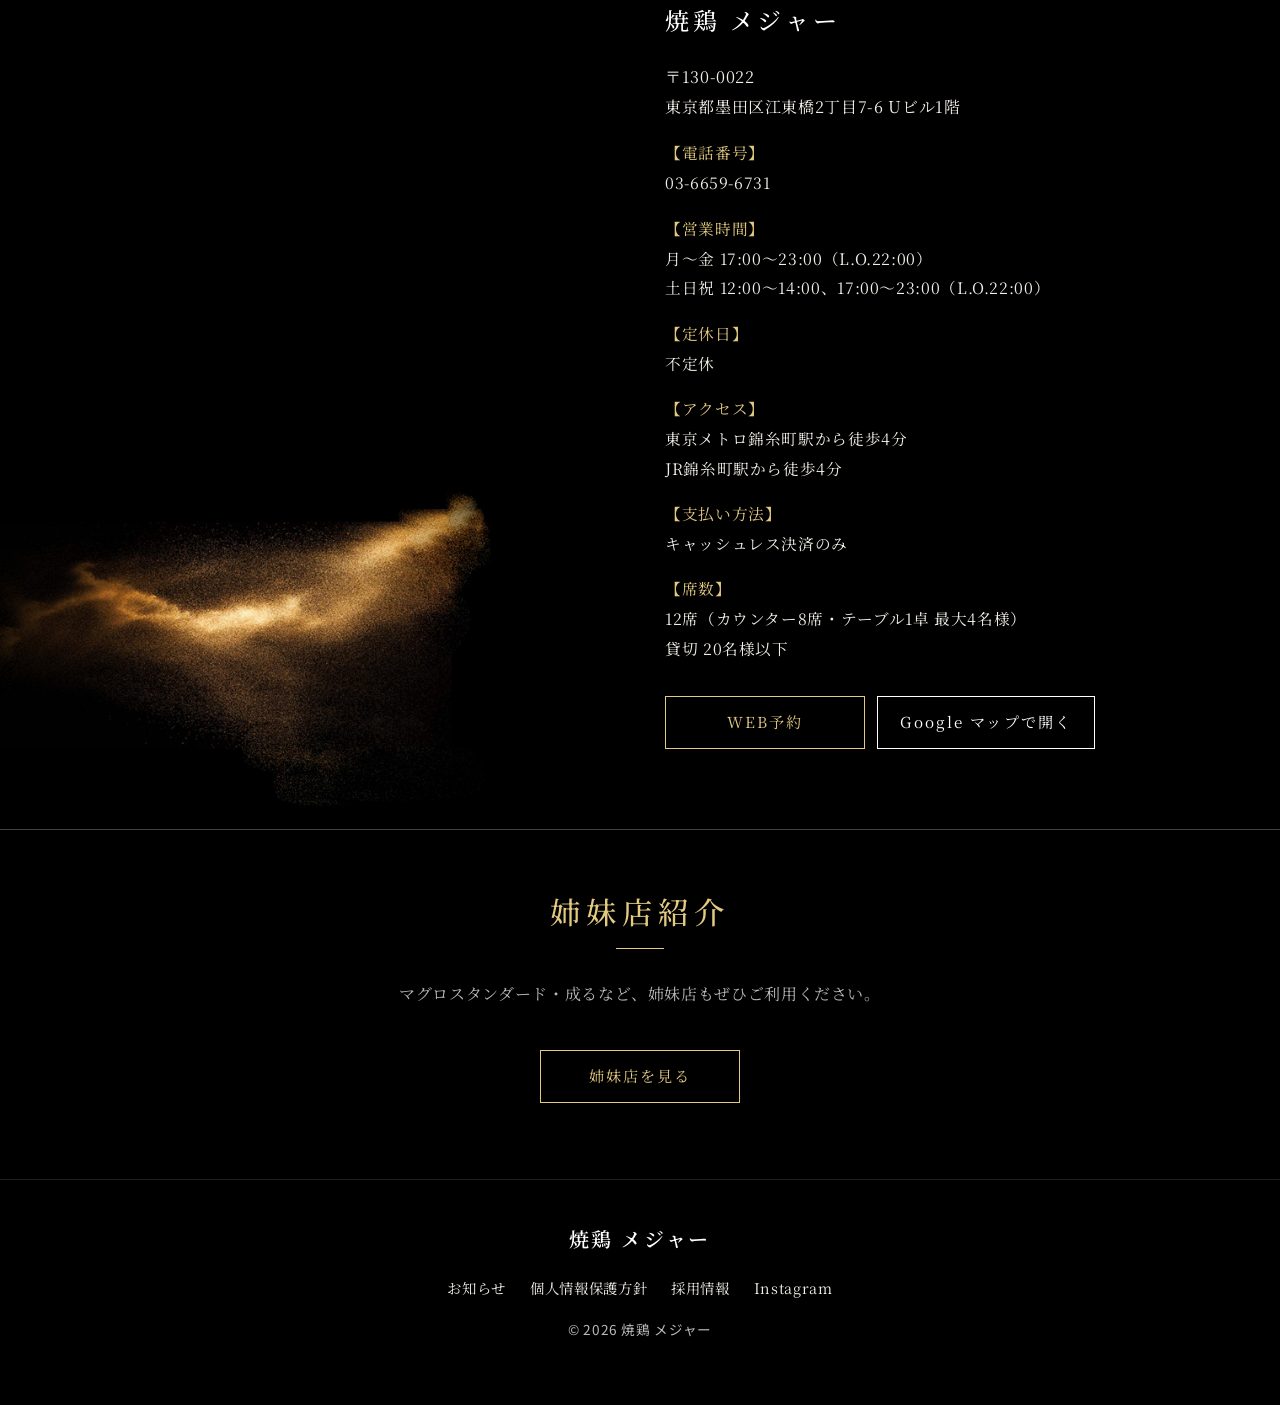
<file: privacy/index.html>
<!DOCTYPE html>
<html lang="ja">
<head>
  <meta charset="UTF-8">
  <meta name="viewport" content="width=device-width, initial-scale=1.0">
  <title>個人情報保護方針 | 焼鶏 メジャー</title>
  <meta name="description" content="焼鶏 メジャーの個人情報保護方針。">
  <meta property="og:type" content="website">
  <meta property="og:site_name" content="焼鶏 メジャー">
  <meta property="og:title" content="個人情報保護方針 | 焼鶏 メジャー">
  <meta property="og:description" content="焼鶏 メジャーの個人情報保護方針。">
  <meta property="og:url" content="https://yakitori-major.com/privacy/">
  <meta property="og:image" content="https://yakitori-major.com/images/ogp.jpg">
  <meta property="og:locale" content="ja_JP">
  <meta name="twitter:card" content="summary_large_image">
  <link rel="canonical" href="https://yakitori-major.com/privacy/">
  <link rel="icon" href="../images/favicon.jpg" type="image/jpeg">
  <link rel="preconnect" href="https://fonts.googleapis.com">
  <link rel="preconnect" href="https://fonts.gstatic.com" crossorigin>
  <link href="https://fonts.googleapis.com/css2?family=Noto+Sans+JP:wght@400;500;700&family=Noto+Serif+JP:wght@400;500;600&display=swap" rel="stylesheet">
  <link rel="stylesheet" href="../css/style.css">
</head>
<body>
<header class="site-header">
  <div class="header-inner">
    <a class="brand" href="../">
      <img src="../images/logo.png" alt="焼鶏 メジャー" width="310" height="625">
      <span class="brand-text">焼鶏 メジャー</span>
    </a>
    <nav class="global-nav" id="global-nav" aria-label="グローバルナビゲーション">
      <ul>
        <li><a href="../">HOME</a></li>
        <li><a href="../concept/">こだわり</a></li>
        <li><a href="../course/">コース</a></li>
        <li><a href="../table/">席・空間</a></li>
        <li><a href="../sister-store/">姉妹店紹介</a></li>
        <li><a href="../media/">メディア掲載実績</a></li>
        <li><a href="#store-info">店舗情報</a></li>
        <li class="nav-reserve"><a class="btn-reserve" href="https://www.tablecheck.com/shops/yakitori-major/reserve" target="_blank" rel="noopener">WEB予約</a></li>
      </ul>
    </nav>
    <div class="header-reserve"><a class="btn-reserve" href="https://www.tablecheck.com/shops/yakitori-major/reserve" target="_blank" rel="noopener">WEB予約</a></div>
    <button class="nav-toggle" type="button" aria-controls="global-nav" aria-expanded="false" aria-label="メニューを開く">
      <span></span><span></span><span></span>
    </button>
  </div>
</header>
<main>
<div class="page-title">
  <div class="container">
    <h1>個人情報保護方針</h1>
    <p class="breadcrumb"><a href="../">HOME</a> &gt; 個人情報保護方針</p>
  </div>
</div>

<section class="content privacy">
  <div class="container">
    <p>焼鶏 メジャー（以下「当店」）は、以下のとおり個人情報保護方針を定め、個人情報保護の仕組みを構築し、全従業員に個人情報保護の重要性の認識と取組みを徹底させることにより、個人情報の保護を推進いたします。</p>

    <h3>当店の名称・住所・代表者の氏名</h3>
    <p>焼鶏 メジャー<br>代表取締役 宮﨑 元成</p>

    <h3>個人情報の取得方法・利用</h3>
    <p>当店は、個人情報を取得する際には、利用目的を公表または通知し（本プライベートポリシーによる公表を含む）、また、直接ご本人様から契約書その他の書面（電磁的記録を含む）に記載された個人情報を取得する場合にはあらかじめ利用目的を明示し、適法かつ公正な手段によって取得いたします。<br>
当店は、利用目的の達成に必要な範囲内で、適正に個人情報を利用いたします。</p>

    <h3>個人情報の管理</h3>
    <p>当店は、お客さまの個人情報を正確かつ最新の状態に保ち、個人情報への不正アクセス・紛失・破損・改ざん・漏洩などを防止するため、セキュリティシステムの維持・管理体制の整備・社員教育の徹底等の必要な措置を講じ、安全対策を実施し個人情報の厳重な管理を行います。</p>

    <h3>個人情報の利用目的</h3>
    <p>お客さまからお預かりした個人情報は、下記目的のため利用いたします。</p>
    <ul class="disc">
      <li>当店からのご連絡や業務のご案内、ご質問に対する回答のため</li>
      <li>商品・サービス・キャンペーンに関するお知らせのため</li>
    </ul>

    <h3>個人情報の第三者への開示・提供の禁止</h3>
    <p>当店は、お客さまよりお預かりした個人情報を適切に管理し、次のいずれかに該当する場合を除き、個人情報を第三者に開示いたしません。</p>
    <ul class="disc">
      <li>お客さまの同意がある場合</li>
      <li>お客さまが希望されるサービスを行なうために当店が業務を委託する業者に対して開示する場合</li>
      <li>法令に基づき開示することが必要である場合</li>
    </ul>

    <h3>共同利用</h3>
    <p>当店は、以下のとおり個人情報の共同利用を行います。</p>
    <p>共同利用する個人情報の利用目的</p>
    <ul class="disc">
      <li>当店からのご連絡や業務のご案内、ご質問に対する回答のため</li>
      <li>商品・サービス・キャンペーンに関するお知らせのため</li>
    </ul>
    <p>共同利用者の範囲</p>
    <p class="indent">株式会社Pay it Forward<br><a href="https://pay-it-forward-corporate.com/" target="_blank" rel="noopener">https://pay-it-forward-corporate.com/</a></p>
    <p>共同利用の管理責任者</p>
    <p class="indent">株式会社Pay it Forward<br>〒130-0022 東京都墨田区江東橋4丁目5-5 トーア錦糸町マンション 1F<br>代表取締役 宮﨑 元成</p>

    <h3>個人情報の安全対策</h3>
    <p>当店は、個人情報の正確性及び安全性確保のために、セキュリティに万全の対策を講じています。</p>

    <h3>ご本人の照会</h3>
    <p>お客さまがご本人の個人情報の照会・修正・削除などをご希望される場合には、ご本人であることを確認の上、対応させていただきます。</p>

    <h3>法令、規範の遵守と見直し</h3>
    <p>当店は、保有する個人情報に関して適用される日本の法令、その他規範を遵守するとともに、本ポリシーの内容を適宜見直し、その改善に努めます。</p>

    <h3>Cookie（クッキー）その他の技術の利用</h3>
    <p>当店では、Googleによるアクセス解析ツール「Googleアナリティクス」を使用しています。このGoogleアナリティクスはデータの収集のためにCookieを使用しています。このデータは匿名で収集されており、個人を特定するものではありません。<br>
この機能はCookieを無効にすることで収集を拒否することが出来ますので、お使いのブラウザの設定をご確認ください。<br>
この規約に関しての詳細は<a href="https://marketingplatform.google.com/about/analytics/terms/jp/" target="_blank" rel="noopener">Googleアナリティクスサービス利用規約のページ</a>や<a href="https://policies.google.com/technologies/ads?hl=ja" target="_blank" rel="noopener">Googleポリシーと規約ページ</a>をご覧ください。</p>

    <h3>変更</h3>
    <p>本個人情報保護方針は、法令・ガイドラインに反しない範囲で変更される場合があります。</p>

    <h3>お問い合わせ</h3>
    <p>当店の個人情報の取扱に関するお問い合わせは下記までご連絡ください。</p>
    <p>焼鶏 メジャー<br>受付時間：12:00～17:00<br>MAIL：<a href="mailto:pif.yuya.kuroki@gmail.com">pif.yuya.kuroki@gmail.com</a></p>
  </div>
</section>

<section class="store-info" id="store-info">
  <div class="container">
    <h2 class="ttl">店舗情報</h2>
    <div class="store-grid">
      <div class="store-map">
        <iframe src="https://www.google.com/maps?q=%E3%80%92130-0022%20%E6%9D%B1%E4%BA%AC%E9%83%BD%E5%A2%A8%E7%94%B0%E5%8C%BA%E6%B1%9F%E6%9D%B1%E6%A9%8B2%E4%B8%81%E7%9B%AE7-6%20U%E3%83%93%E3%83%AB1%E9%9A%8E&output=embed" title="焼鶏 メジャー の地図" loading="lazy" referrerpolicy="no-referrer-when-downgrade" allowfullscreen></iframe>
      </div>
      <div class="store-text">
        <h3 class="store-name">焼鶏 メジャー</h3>
        <p>〒130-0022<br>東京都墨田区江東橋2丁目7-6 Uビル1階</p>
        <dl class="store-dl">
          <dt>電話番号</dt>
          <dd><a href="tel:0366596731">03-6659-6731</a></dd>
          <dt>営業時間</dt>
          <dd>月～金 17:00～23:00（L.O.22:00）<br>土日祝 12:00～14:00、17:00～23:00（L.O.22:00）</dd>
          <dt>定休日</dt>
          <dd>不定休</dd>
          <dt>アクセス</dt>
          <dd>東京メトロ錦糸町駅から徒歩4分<br>JR錦糸町駅から徒歩4分</dd>
          <dt>支払い方法</dt>
          <dd>キャッシュレス決済のみ</dd>
          <dt>席数</dt>
          <dd>12席（カウンター8席・テーブル1卓 最大4名様）<br>貸切 20名様以下</dd>
        </dl>
        <div class="store-actions">
          <a class="btn btn-gold" href="https://www.tablecheck.com/shops/yakitori-major/reserve" target="_blank" rel="noopener">WEB予約</a>
          <a class="btn" href="https://www.google.com/maps/search/?api=1&query=%E6%9D%B1%E4%BA%AC%E9%83%BD%E5%A2%A8%E7%94%B0%E5%8C%BA%E6%B1%9F%E6%9D%B1%E6%A9%8B2%E4%B8%81%E7%9B%AE7-6%20U%E3%83%93%E3%83%AB1%E9%9A%8E" target="_blank" rel="noopener">Google マップで開く</a>
        </div>
      </div>
    </div>
  </div>
</section>
<section class="sister-banner">
  <div class="container">
    <h2 class="ttl center">姉妹店紹介</h2>
    <p>マグロスタンダード・成るなど、姉妹店もぜひご利用ください。</p>
    <p class="btn-cont center"><a class="btn btn-gold" href="../sister-store/">姉妹店を見る</a></p>
  </div>
</section>

</main>

<footer class="site-footer">
  <div class="container footer-inner">
    <a class="brand" href="../" style="color:#fff"><span class="brand-text" style="color:#fff">焼鶏 メジャー</span></a>
    <ul class="footer-links">
      <li><a href="../information/">お知らせ</a></li>
      <li><a href="../privacy/">個人情報保護方針</a></li>
      <li><a href="https://pay-it-forward-corporate.com/recruit/" target="_blank" rel="noopener">採用情報</a></li>
      <li><a href="https://www.instagram.com/yakitorimajor/" target="_blank" rel="noopener">Instagram</a></li>
    </ul>
    <p class="copyright">&copy; 2026 焼鶏 メジャー</p>
  </div>
</footer>

<nav class="bottom-bar" aria-label="クイックメニュー">
  <ul>
    <li><a href="tel:0366596731"><svg viewBox="0 0 24 24" fill="none" stroke="currentColor" stroke-width="2" aria-hidden="true"><path d="M22 16.9v3a2 2 0 0 1-2.2 2 19.8 19.8 0 0 1-8.6-3.1 19.5 19.5 0 0 1-6-6A19.8 19.8 0 0 1 2.1 4.2 2 2 0 0 1 4.1 2h3a2 2 0 0 1 2 1.7c.1.9.4 1.8.7 2.7a2 2 0 0 1-.5 2.1L8 9.8a16 16 0 0 0 6 6l1.3-1.3a2 2 0 0 1 2.1-.4c.9.3 1.8.6 2.7.7a2 2 0 0 1 1.7 2z"/></svg>電話</a></li>
    <li><a href="https://www.google.com/maps/search/?api=1&query=%E6%9D%B1%E4%BA%AC%E9%83%BD%E5%A2%A8%E7%94%B0%E5%8C%BA%E6%B1%9F%E6%9D%B1%E6%A9%8B2%E4%B8%81%E7%9B%AE7-6%20U%E3%83%93%E3%83%AB1%E9%9A%8E" target="_blank" rel="noopener"><svg viewBox="0 0 24 24" fill="none" stroke="currentColor" stroke-width="2" aria-hidden="true"><path d="M21 10c0 7-9 13-9 13S3 17 3 10a9 9 0 0 1 18 0z"/><circle cx="12" cy="10" r="3"/></svg>地図</a></li>
    <li><a href="https://www.tablecheck.com/shops/yakitori-major/reserve" target="_blank" rel="noopener"><svg viewBox="0 0 24 24" fill="none" stroke="currentColor" stroke-width="2" aria-hidden="true"><rect x="3" y="4" width="18" height="18" rx="2"/><path d="M16 2v4M8 2v4M3 10h18"/></svg>WEB予約</a></li>
  </ul>
</nav>

<script src="../js/main.js"></script>
</body>
</html>
</file>
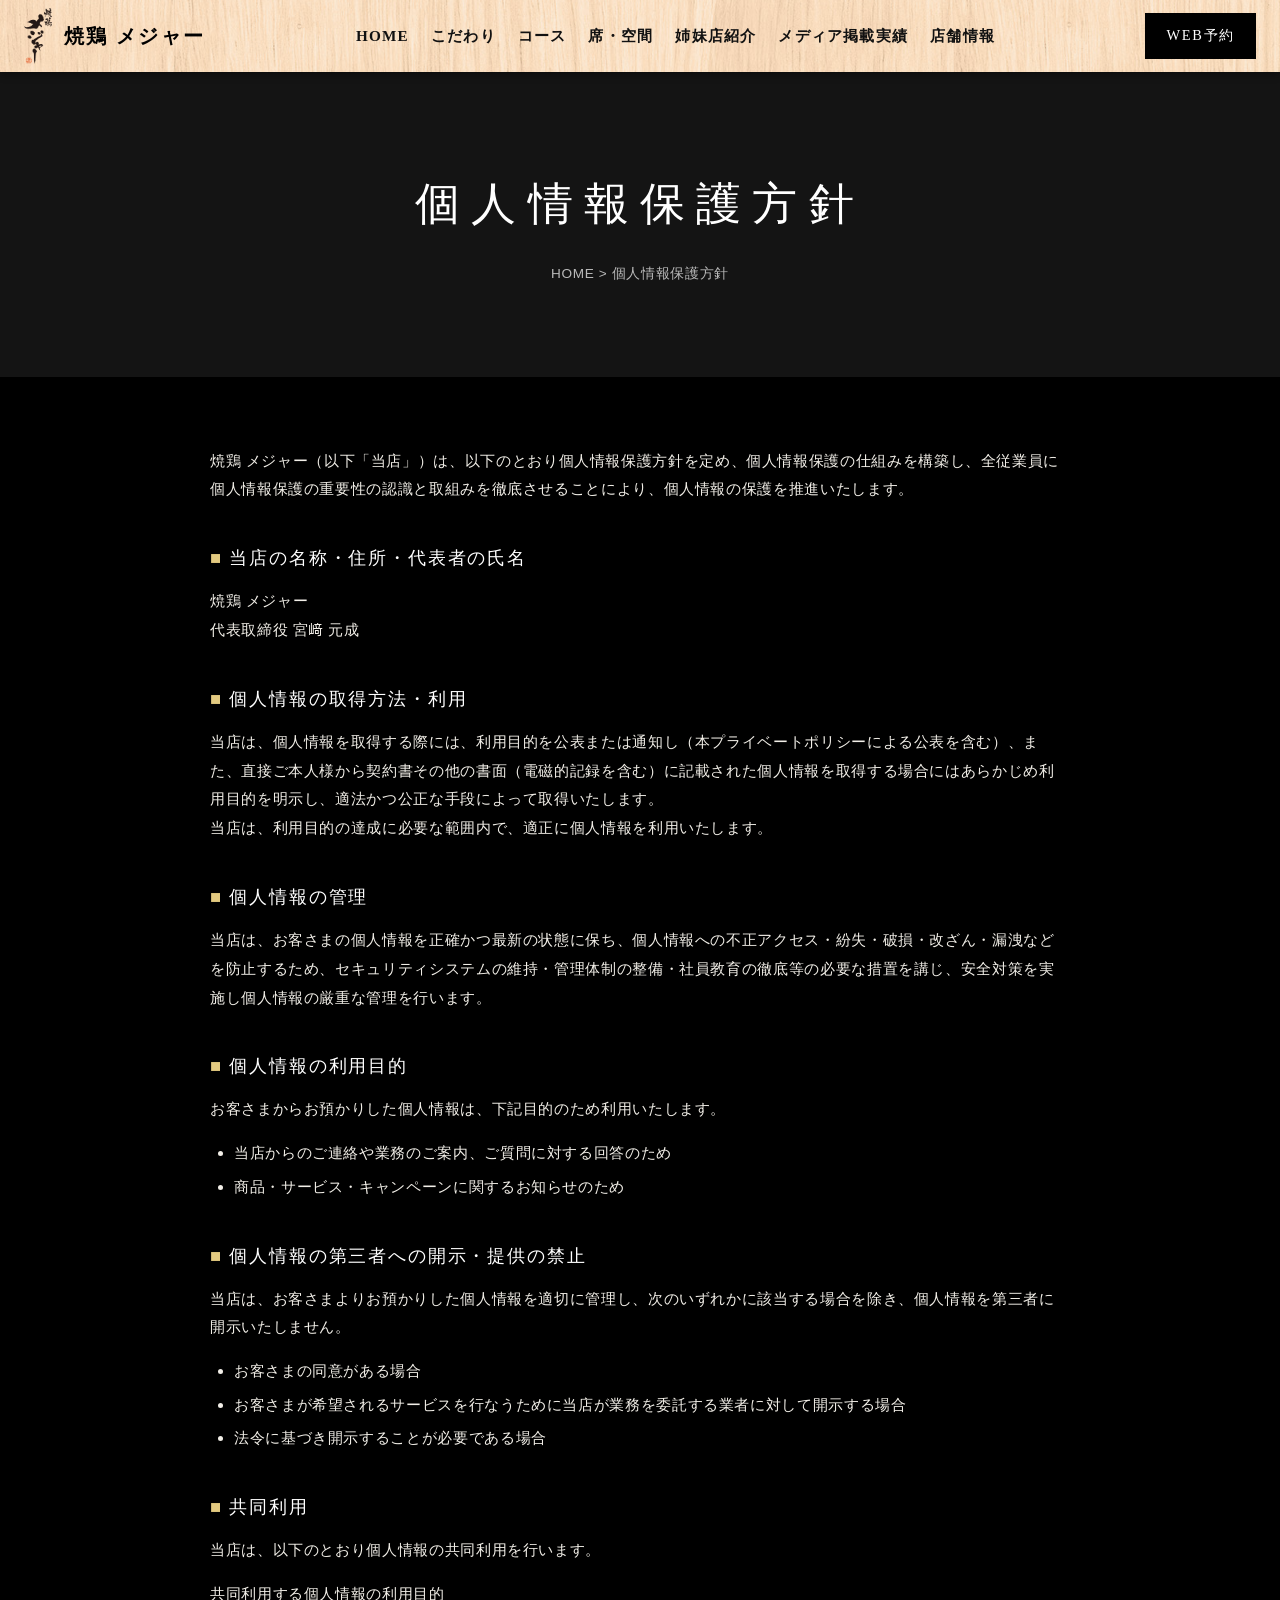
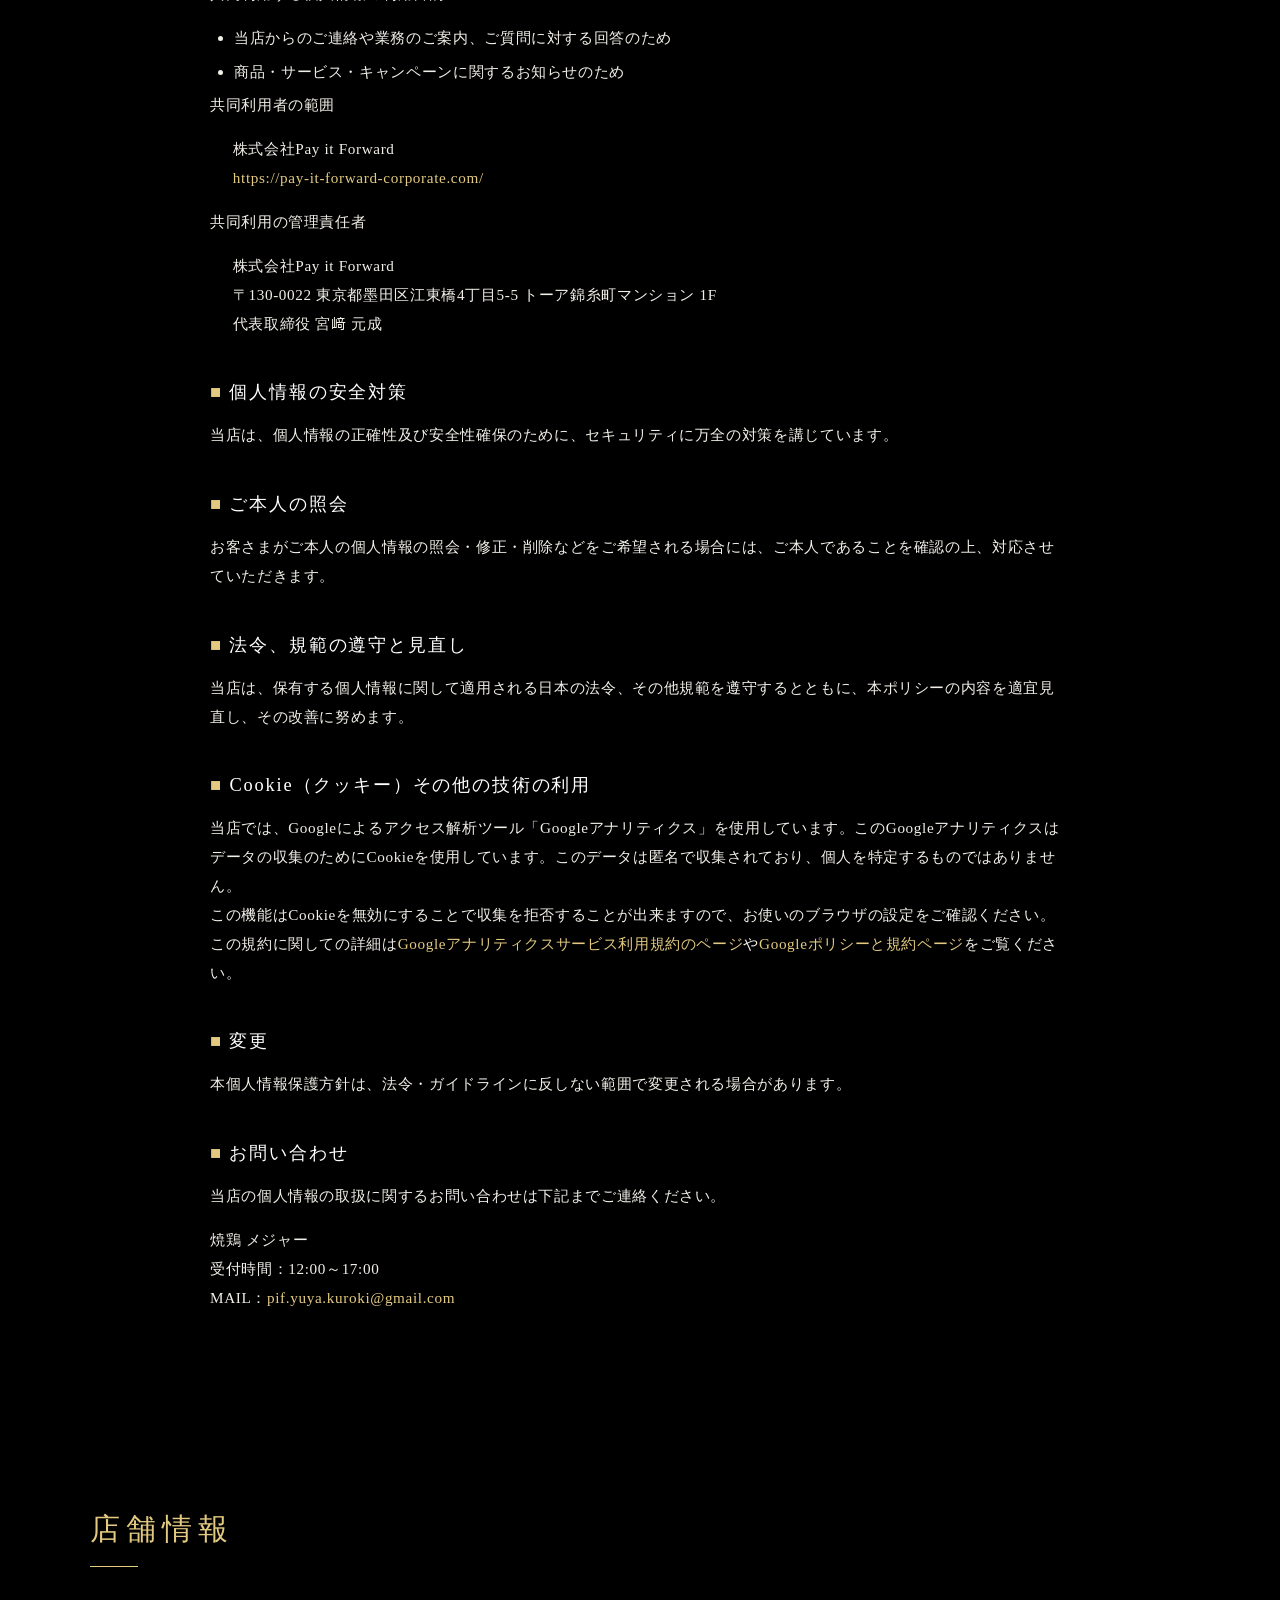
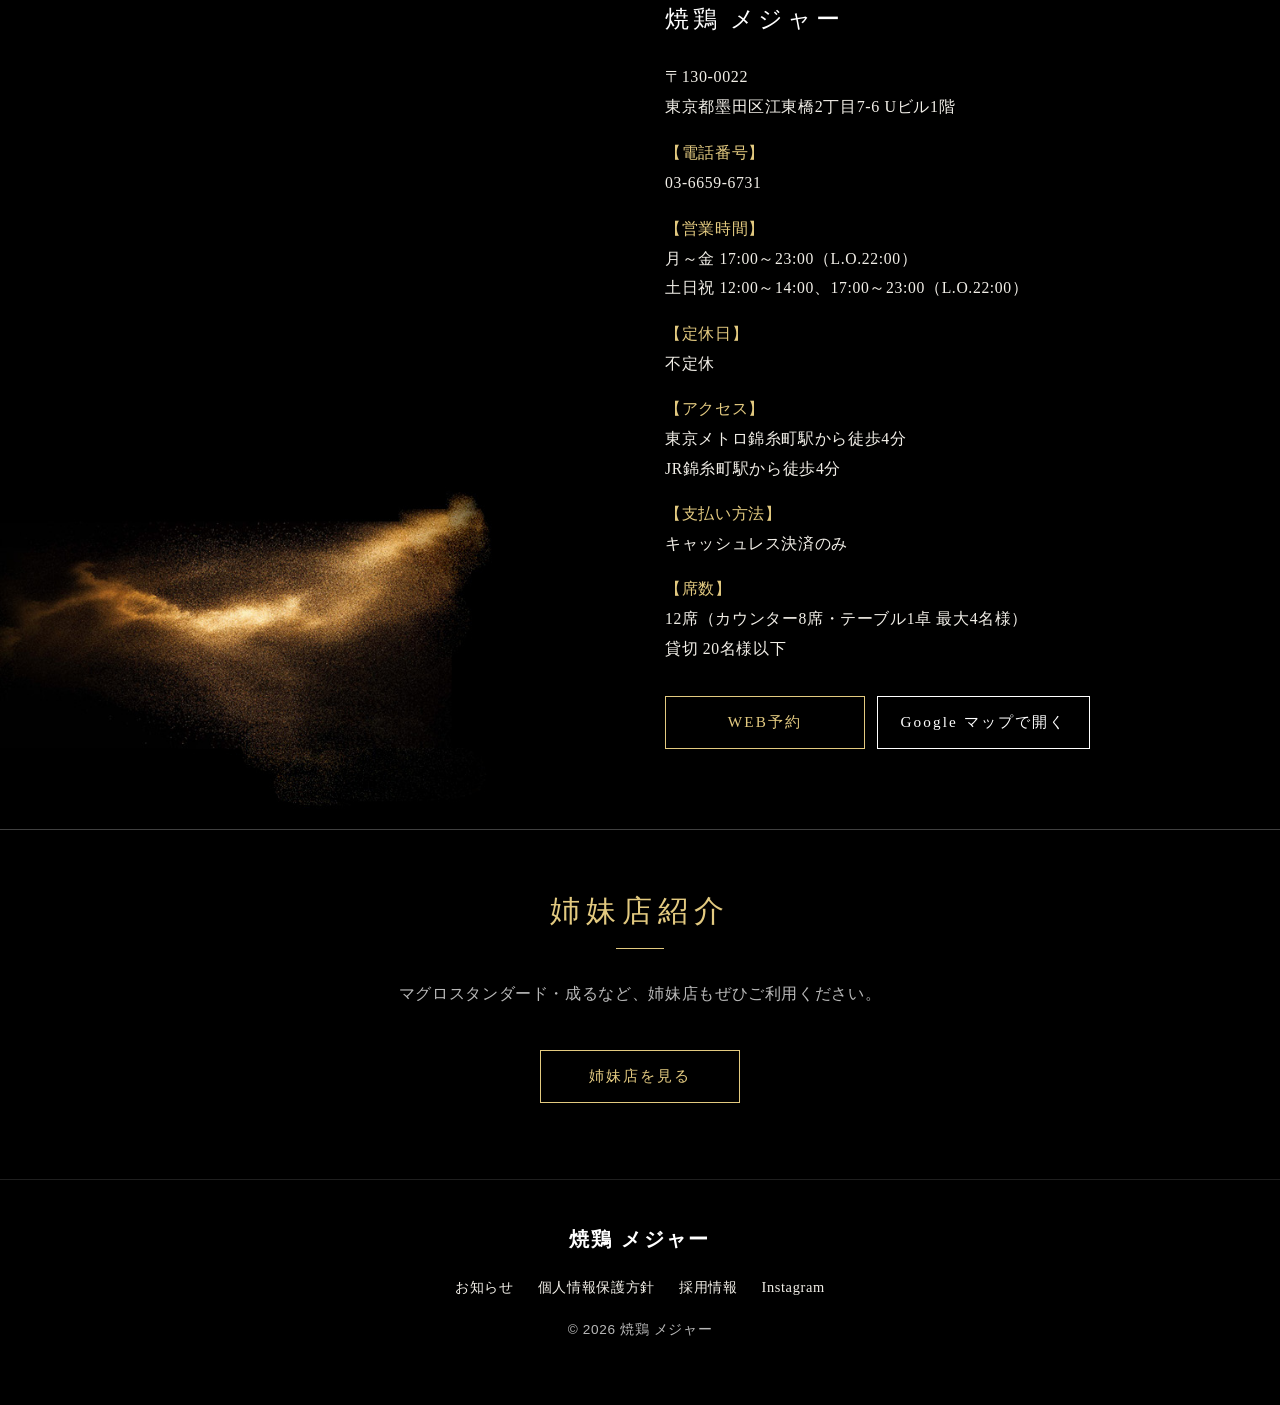
<file: privacy_policy/index.html>
<!DOCTYPE html>
<html lang="ja">
<head>
  <meta charset="UTF-8">
  <meta http-equiv="refresh" content="0; url=../privacy/">
  <link rel="canonical" href="https://yakitori-major.com/privacy/">
  <title>個人情報保護方針 | 焼鶏 メジャー</title>
</head>
<body>
  <p><a href="../privacy/">個人情報保護方針</a>へ移動します。</p>
</body>
</html>
</file>
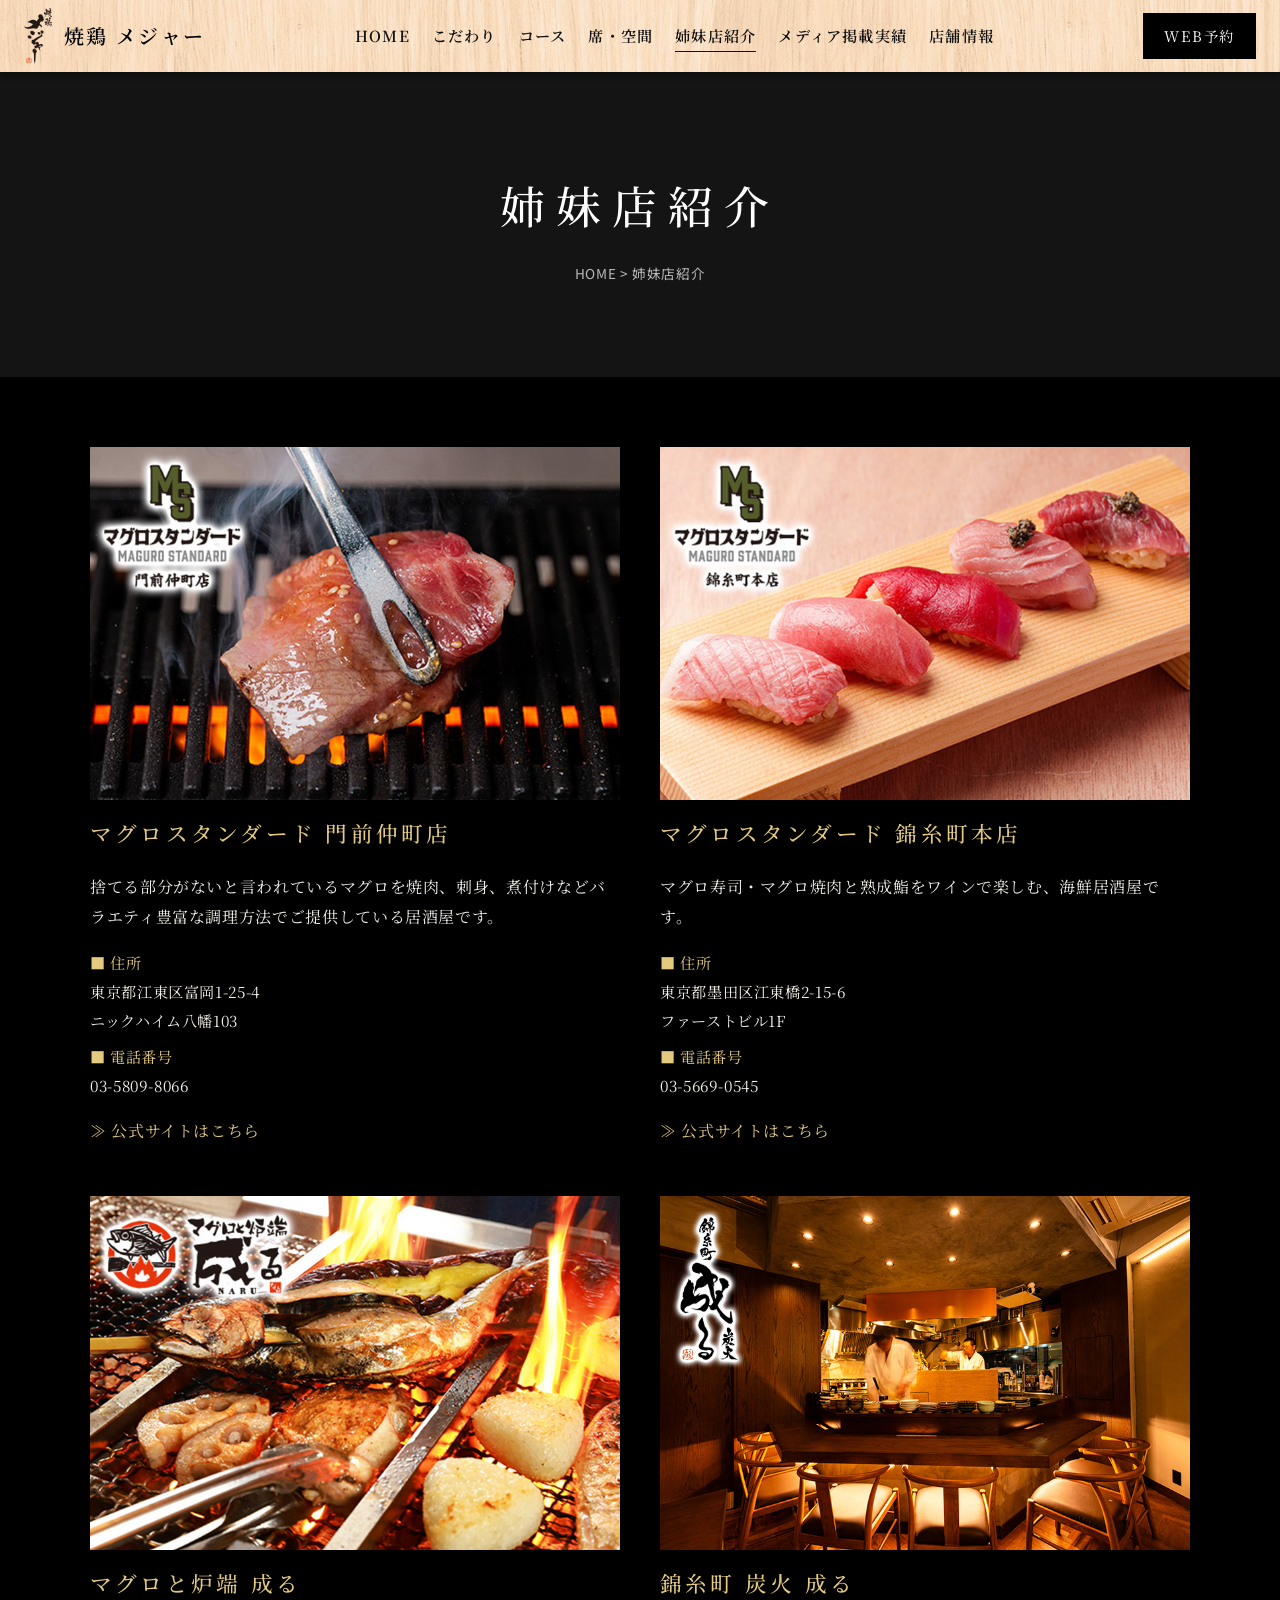
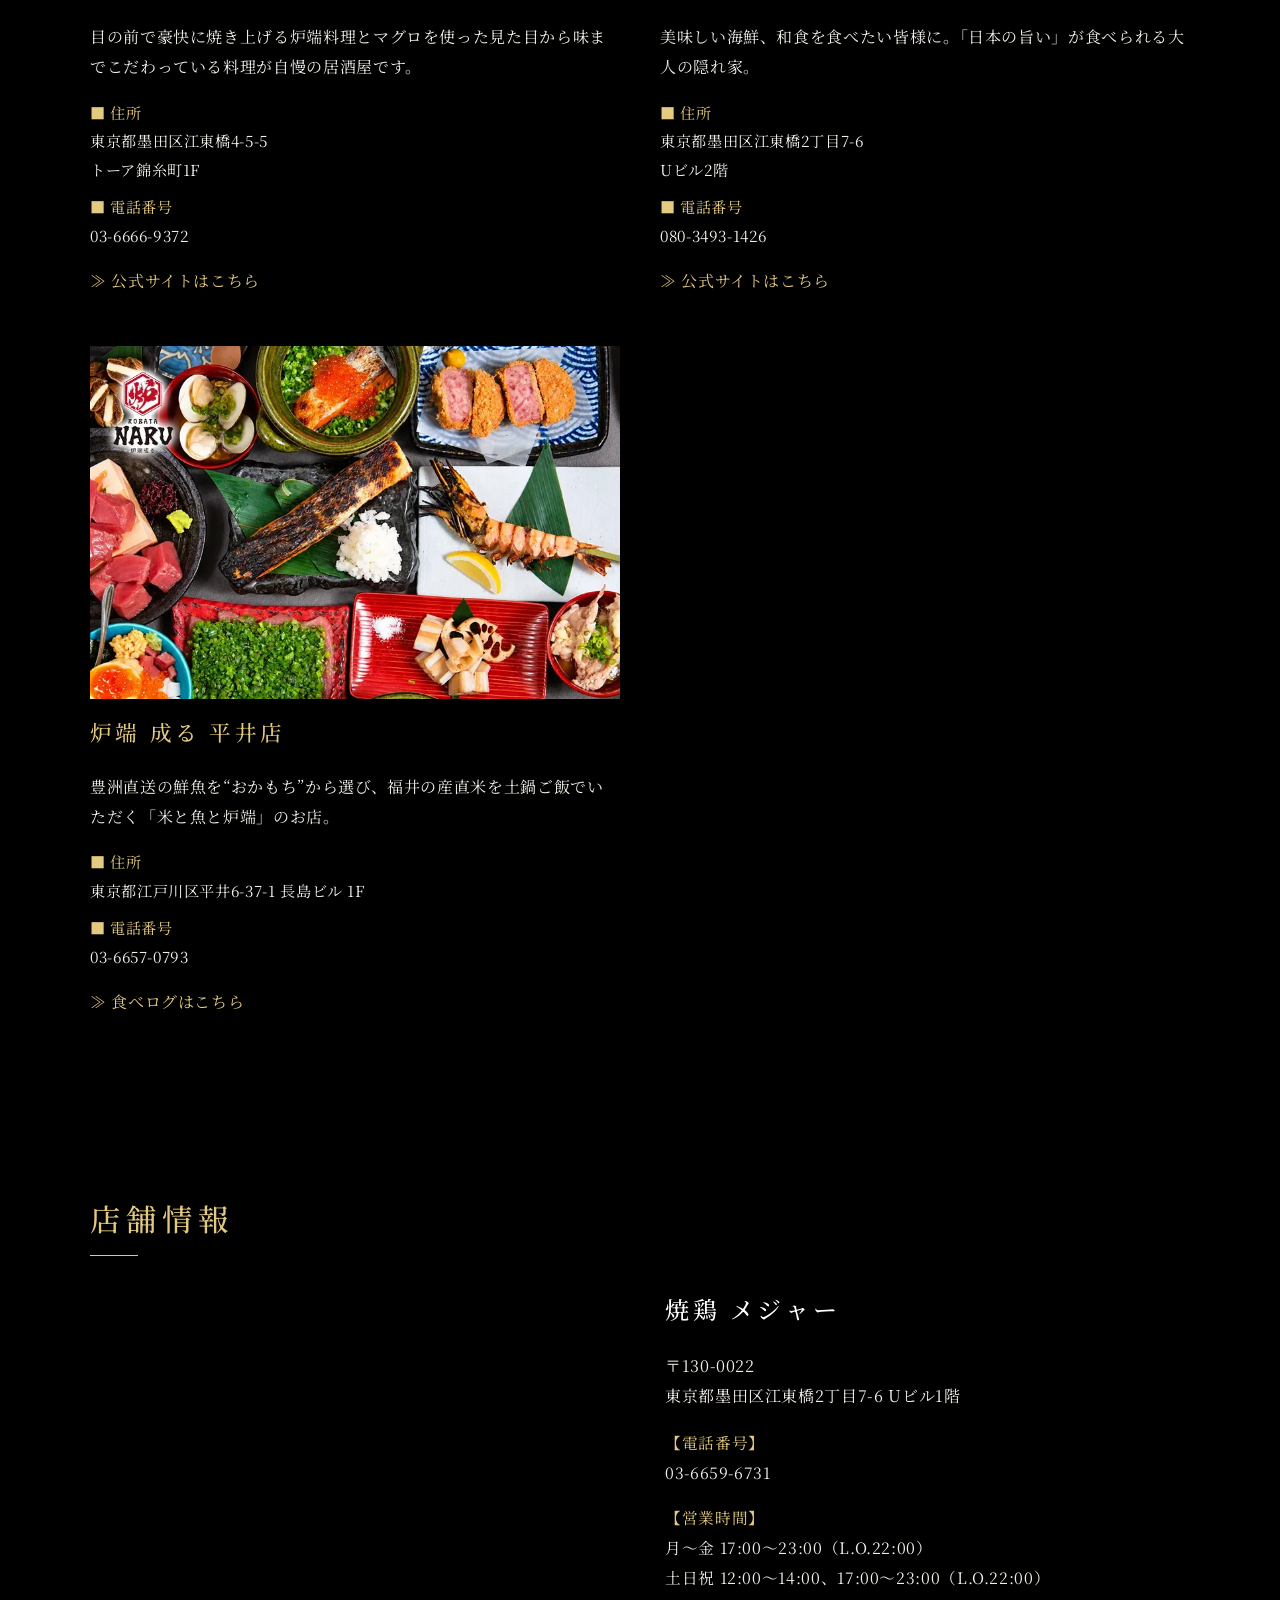
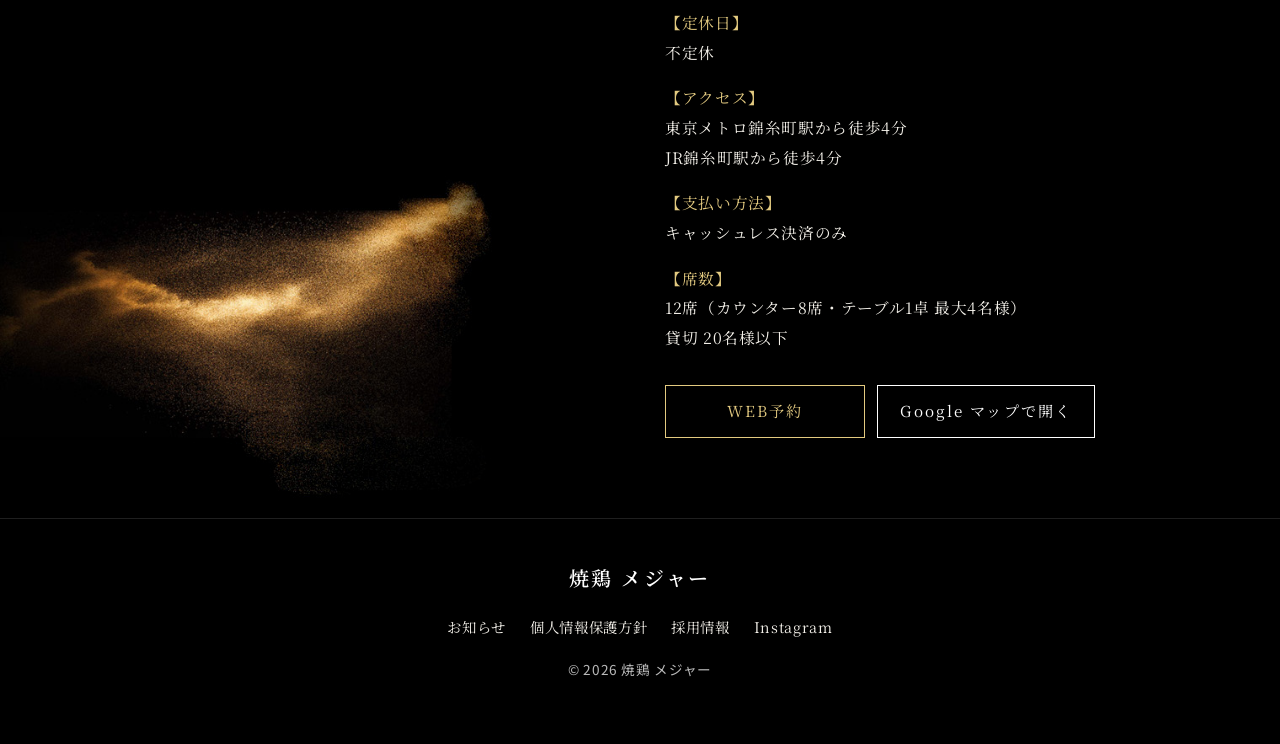
<file: sister-store/index.html>
<!DOCTYPE html>
<html lang="ja">
<head>
  <meta charset="UTF-8">
  <meta name="viewport" content="width=device-width, initial-scale=1.0">
  <title>姉妹店紹介 | 焼鶏 メジャー</title>
  <meta name="description" content="焼鶏 メジャーの姉妹店紹介。マグロスタンダード、マグロと炉端 成る、錦糸町 炭火 成る、炉端 成る 平井店。">
  <meta property="og:type" content="website">
  <meta property="og:site_name" content="焼鶏 メジャー">
  <meta property="og:title" content="姉妹店紹介 | 焼鶏 メジャー">
  <meta property="og:description" content="焼鶏 メジャーの姉妹店紹介。マグロスタンダード、マグロと炉端 成る、錦糸町 炭火 成る、炉端 成る 平井店。">
  <meta property="og:url" content="https://yakitori-major.com/sister-store/">
  <meta property="og:image" content="https://yakitori-major.com/images/ogp.jpg">
  <meta property="og:locale" content="ja_JP">
  <meta name="twitter:card" content="summary_large_image">
  <link rel="canonical" href="https://yakitori-major.com/sister-store/">
  <link rel="icon" href="../images/favicon.jpg" type="image/jpeg">
  <link rel="preconnect" href="https://fonts.googleapis.com">
  <link rel="preconnect" href="https://fonts.gstatic.com" crossorigin>
  <link href="https://fonts.googleapis.com/css2?family=Noto+Sans+JP:wght@400;500;700&family=Noto+Serif+JP:wght@400;500;600&display=swap" rel="stylesheet">
  <link rel="stylesheet" href="../css/style.css">
</head>
<body>
<header class="site-header">
  <div class="header-inner">
    <a class="brand" href="../">
      <img src="../images/logo.png" alt="焼鶏 メジャー" width="310" height="625">
      <span class="brand-text">焼鶏 メジャー</span>
    </a>
    <nav class="global-nav" id="global-nav" aria-label="グローバルナビゲーション">
      <ul>
        <li><a href="../">HOME</a></li>
        <li><a href="../concept/">こだわり</a></li>
        <li><a href="../course/">コース</a></li>
        <li><a href="../table/">席・空間</a></li>
        <li><a href="../sister-store/">姉妹店紹介</a></li>
        <li><a href="../media/">メディア掲載実績</a></li>
        <li><a href="#store-info">店舗情報</a></li>
        <li class="nav-reserve"><a class="btn-reserve" href="https://www.tablecheck.com/shops/yakitori-major/reserve" target="_blank" rel="noopener">WEB予約</a></li>
      </ul>
    </nav>
    <div class="header-reserve"><a class="btn-reserve" href="https://www.tablecheck.com/shops/yakitori-major/reserve" target="_blank" rel="noopener">WEB予約</a></div>
    <button class="nav-toggle" type="button" aria-controls="global-nav" aria-expanded="false" aria-label="メニューを開く">
      <span></span><span></span><span></span>
    </button>
  </div>
</header>
<main>
<div class="page-title">
  <div class="container">
    <h1>姉妹店紹介</h1>
    <p class="breadcrumb"><a href="../">HOME</a> &gt; 姉妹店紹介</p>
  </div>
</div>

<section class="content">
  <div class="container">
    <div class="sister-list">
      <article class="sister-item">
        <img src="../images/sister-ms-monnaka.jpg" alt="マグロスタンダード 門前仲町店" width="800" height="533" loading="lazy">
        <h2>マグロスタンダード 門前仲町店</h2>
        <p>捨てる部分がないと言われているマグロを焼肉、刺身、煮付けなど<br>バラエティ豊富な調理方法でご提供している居酒屋です。</p>
        <dl>
          <dt>住所</dt><dd>東京都江東区富岡1-25-4<br>ニックハイム八幡103</dd>
          <dt>電話番号</dt><dd><a href="tel:0358098066">03-5809-8066</a></dd>
        </dl>
        <a href="https://maguro-standard.com/" target="_blank" rel="noopener">≫ 公式サイトはこちら</a>
      </article>
      <article class="sister-item">
        <img src="../images/sister-ms-kinshicho.jpg" alt="マグロスタンダード 錦糸町本店" width="800" height="533" loading="lazy">
        <h2>マグロスタンダード 錦糸町本店</h2>
        <p>マグロ寿司・マグロ焼肉と熟成鮨をワインで楽しむ、海鮮居酒屋です。</p>
        <dl>
          <dt>住所</dt><dd>東京都墨田区江東橋2-15-6<br>ファーストビル1F</dd>
          <dt>電話番号</dt><dd><a href="tel:0356690545">03-5669-0545</a></dd>
        </dl>
        <a href="https://maguro-standard-kinshicho.com/" target="_blank" rel="noopener">≫ 公式サイトはこちら</a>
      </article>
      <article class="sister-item">
        <img src="../images/sister-robata-naru.jpg" alt="マグロと炉端 成る" width="800" height="533" loading="lazy">
        <h2>マグロと炉端 成る</h2>
        <p>目の前で豪快に焼き上げる炉端料理とマグロを使った見た目から味まで<br>こだわっている料理が自慢の居酒屋です。</p>
        <dl>
          <dt>住所</dt><dd>東京都墨田区江東橋4-5-5<br>トーア錦糸町1F</dd>
          <dt>電話番号</dt><dd><a href="tel:0366669372">03-6666-9372</a></dd>
        </dl>
        <a href="https://maguro-robata-naru.com/" target="_blank" rel="noopener">≫ 公式サイトはこちら</a>
      </article>
      <article class="sister-item">
        <img src="../images/sister-sumibi-naru.jpg" alt="錦糸町 炭火 成る" width="800" height="533" loading="lazy">
        <h2>錦糸町 炭火 成る</h2>
        <p>美味しい海鮮、和食を食べたい皆様に。「日本の旨い」が食べられる大人の隠れ家。</p>
        <dl>
          <dt>住所</dt><dd>東京都墨田区江東橋2丁目7-6<br>Uビル2階</dd>
          <dt>電話番号</dt><dd><a href="tel:08034931426">080-3493-1426</a></dd>
        </dl>
        <a href="https://kinshicho-sumibi-naru.com/" target="_blank" rel="noopener">≫ 公式サイトはこちら</a>
      </article>
      <article class="sister-item">
        <img src="../images/sister-naru-hirai.webp" alt="炉端 成る 平井店" width="800" height="533" loading="lazy">
        <h2>炉端 成る 平井店</h2>
        <p>豊洲直送の鮮魚を“おかもち”から選び、福井の産直米を土鍋ご飯でいただく「米と魚と炉端」のお店。</p>
        <dl>
          <dt>住所</dt><dd>東京都江戸川区平井6-37-1 長島ビル 1F</dd>
          <dt>電話番号</dt><dd><a href="tel:0366570793">03-6657-0793</a></dd>
        </dl>
        <a href="https://tabelog.com/tokyo/A1312/A131202/13325262/" target="_blank" rel="noopener">≫ 食べログはこちら</a>
      </article>
    </div>
  </div>
</section>

<section class="store-info" id="store-info">
  <div class="container">
    <h2 class="ttl">店舗情報</h2>
    <div class="store-grid">
      <div class="store-map">
        <iframe src="https://www.google.com/maps?q=%E3%80%92130-0022%20%E6%9D%B1%E4%BA%AC%E9%83%BD%E5%A2%A8%E7%94%B0%E5%8C%BA%E6%B1%9F%E6%9D%B1%E6%A9%8B2%E4%B8%81%E7%9B%AE7-6%20U%E3%83%93%E3%83%AB1%E9%9A%8E&output=embed" title="焼鶏 メジャー の地図" loading="lazy" referrerpolicy="no-referrer-when-downgrade" allowfullscreen></iframe>
      </div>
      <div class="store-text">
        <h3 class="store-name">焼鶏 メジャー</h3>
        <p>〒130-0022<br>東京都墨田区江東橋2丁目7-6 Uビル1階</p>
        <dl class="store-dl">
          <dt>電話番号</dt>
          <dd><a href="tel:0366596731">03-6659-6731</a></dd>
          <dt>営業時間</dt>
          <dd>月～金 17:00～23:00（L.O.22:00）<br>土日祝 12:00～14:00、17:00～23:00（L.O.22:00）</dd>
          <dt>定休日</dt>
          <dd>不定休</dd>
          <dt>アクセス</dt>
          <dd>東京メトロ錦糸町駅から徒歩4分<br>JR錦糸町駅から徒歩4分</dd>
          <dt>支払い方法</dt>
          <dd>キャッシュレス決済のみ</dd>
          <dt>席数</dt>
          <dd>12席（カウンター8席・テーブル1卓 最大4名様）<br>貸切 20名様以下</dd>
        </dl>
        <div class="store-actions">
          <a class="btn btn-gold" href="https://www.tablecheck.com/shops/yakitori-major/reserve" target="_blank" rel="noopener">WEB予約</a>
          <a class="btn" href="https://www.google.com/maps/search/?api=1&query=%E6%9D%B1%E4%BA%AC%E9%83%BD%E5%A2%A8%E7%94%B0%E5%8C%BA%E6%B1%9F%E6%9D%B1%E6%A9%8B2%E4%B8%81%E7%9B%AE7-6%20U%E3%83%93%E3%83%AB1%E9%9A%8E" target="_blank" rel="noopener">Google マップで開く</a>
        </div>
      </div>
    </div>
  </div>
</section>

</main>

<footer class="site-footer">
  <div class="container footer-inner">
    <a class="brand" href="../" style="color:#fff"><span class="brand-text" style="color:#fff">焼鶏 メジャー</span></a>
    <ul class="footer-links">
      <li><a href="../information/">お知らせ</a></li>
      <li><a href="../privacy/">個人情報保護方針</a></li>
      <li><a href="https://pay-it-forward-corporate.com/recruit/" target="_blank" rel="noopener">採用情報</a></li>
      <li><a href="https://www.instagram.com/yakitorimajor/" target="_blank" rel="noopener">Instagram</a></li>
    </ul>
    <p class="copyright">&copy; 2026 焼鶏 メジャー</p>
  </div>
</footer>

<nav class="bottom-bar" aria-label="クイックメニュー">
  <ul>
    <li><a href="tel:0366596731"><svg viewBox="0 0 24 24" fill="none" stroke="currentColor" stroke-width="2" aria-hidden="true"><path d="M22 16.9v3a2 2 0 0 1-2.2 2 19.8 19.8 0 0 1-8.6-3.1 19.5 19.5 0 0 1-6-6A19.8 19.8 0 0 1 2.1 4.2 2 2 0 0 1 4.1 2h3a2 2 0 0 1 2 1.7c.1.9.4 1.8.7 2.7a2 2 0 0 1-.5 2.1L8 9.8a16 16 0 0 0 6 6l1.3-1.3a2 2 0 0 1 2.1-.4c.9.3 1.8.6 2.7.7a2 2 0 0 1 1.7 2z"/></svg>電話</a></li>
    <li><a href="https://www.google.com/maps/search/?api=1&query=%E6%9D%B1%E4%BA%AC%E9%83%BD%E5%A2%A8%E7%94%B0%E5%8C%BA%E6%B1%9F%E6%9D%B1%E6%A9%8B2%E4%B8%81%E7%9B%AE7-6%20U%E3%83%93%E3%83%AB1%E9%9A%8E" target="_blank" rel="noopener"><svg viewBox="0 0 24 24" fill="none" stroke="currentColor" stroke-width="2" aria-hidden="true"><path d="M21 10c0 7-9 13-9 13S3 17 3 10a9 9 0 0 1 18 0z"/><circle cx="12" cy="10" r="3"/></svg>地図</a></li>
    <li><a href="https://www.tablecheck.com/shops/yakitori-major/reserve" target="_blank" rel="noopener"><svg viewBox="0 0 24 24" fill="none" stroke="currentColor" stroke-width="2" aria-hidden="true"><rect x="3" y="4" width="18" height="18" rx="2"/><path d="M16 2v4M8 2v4M3 10h18"/></svg>WEB予約</a></li>
  </ul>
</nav>

<script src="../js/main.js"></script>
</body>
</html>
</file>
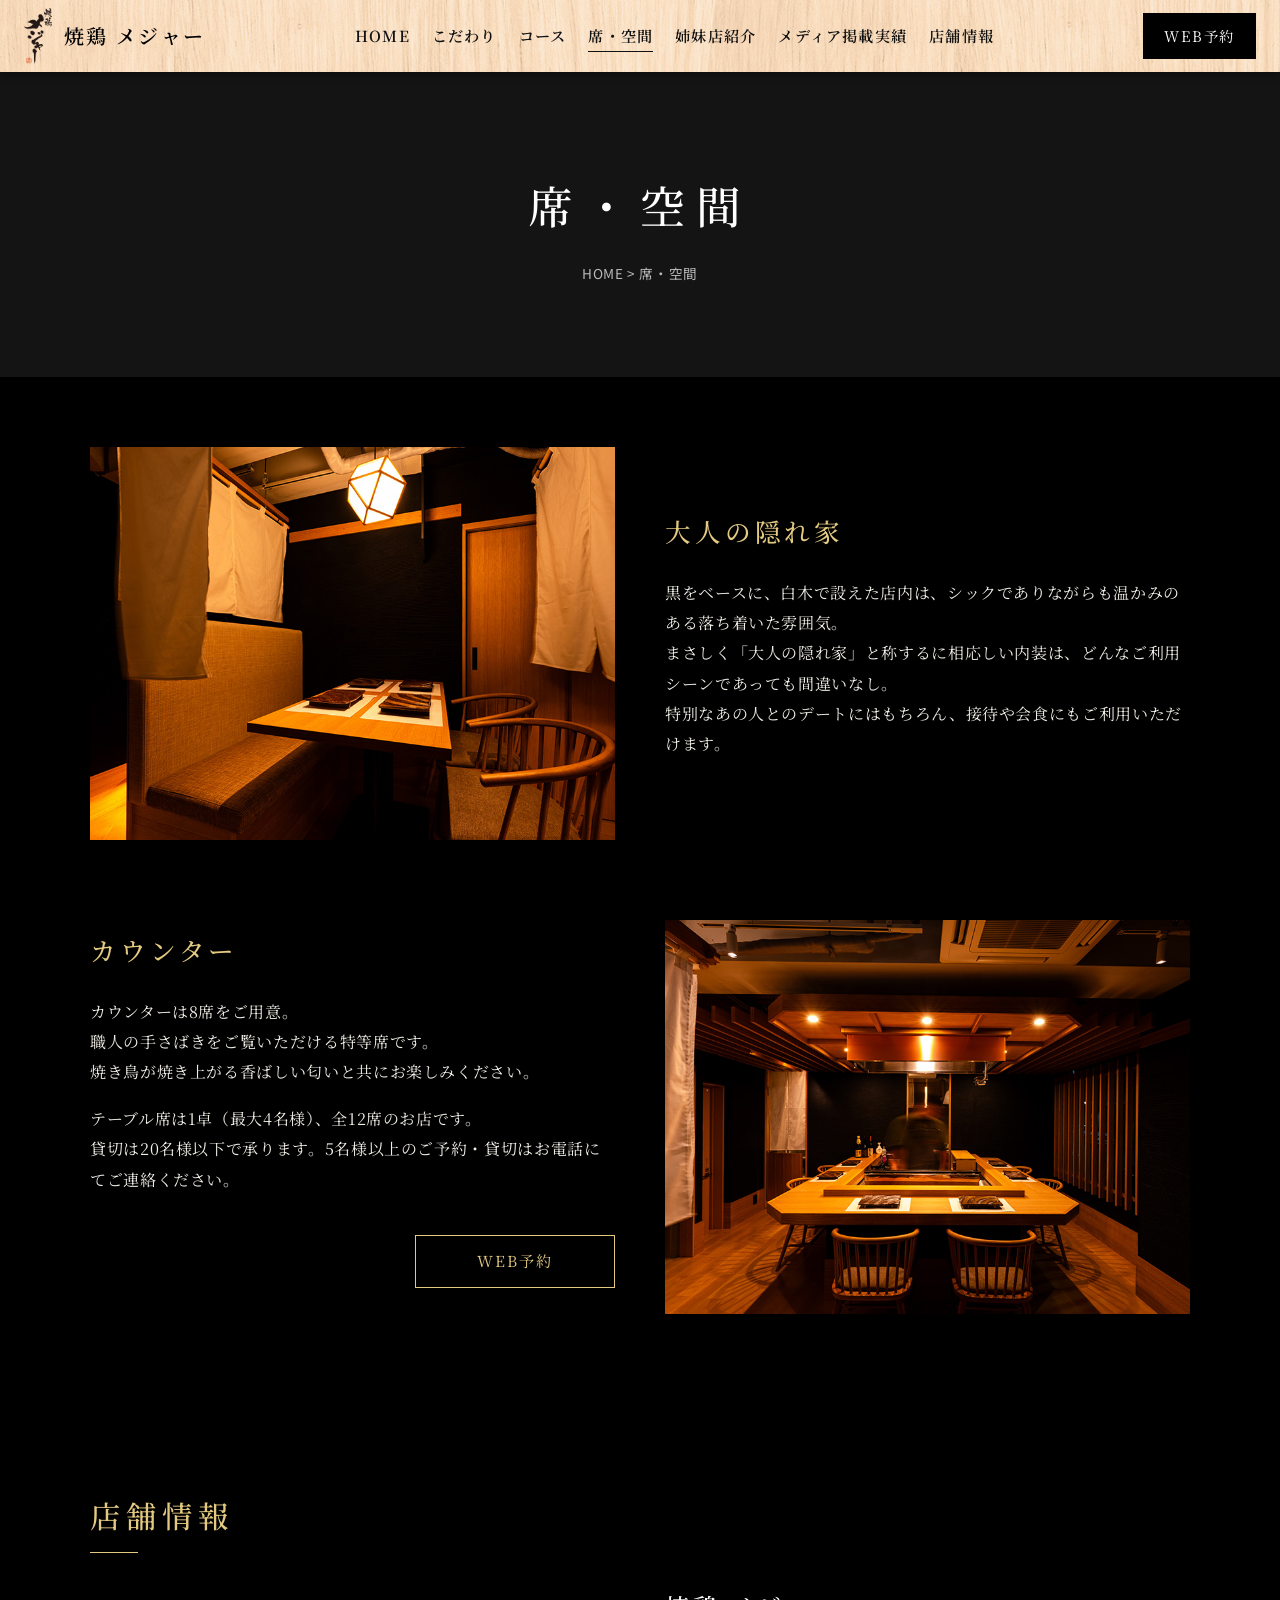
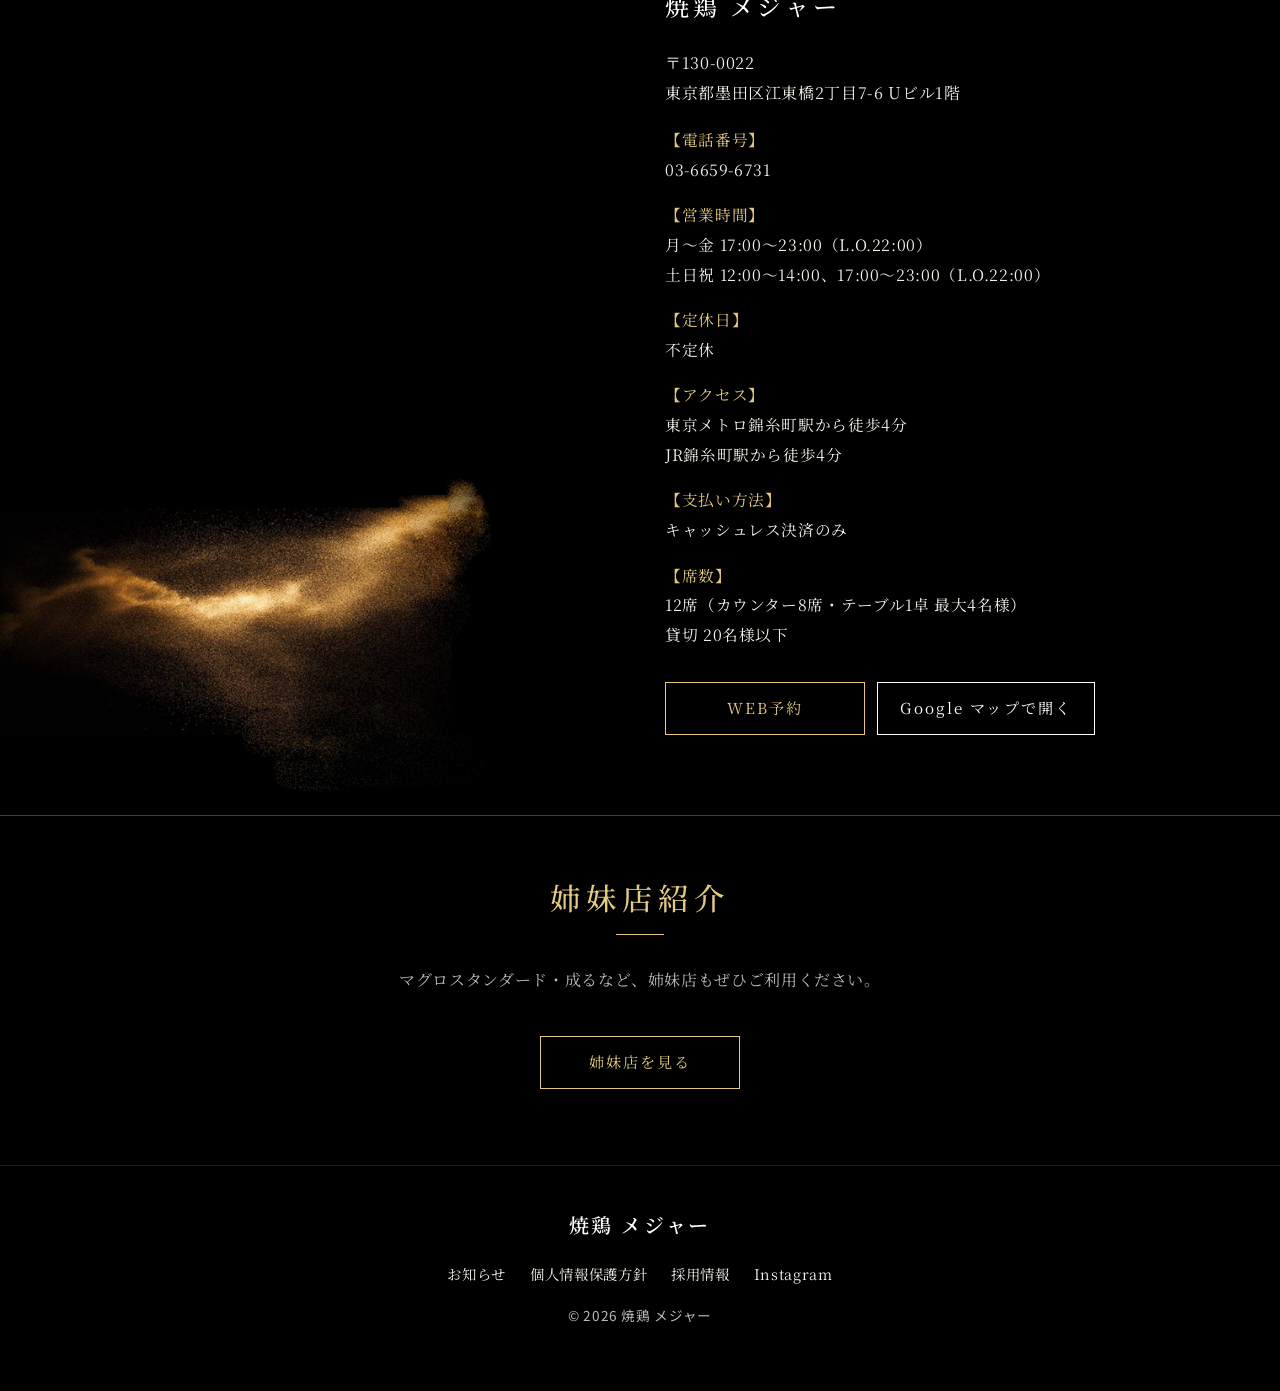
<file: table/index.html>
<!DOCTYPE html>
<html lang="ja">
<head>
  <meta charset="UTF-8">
  <meta name="viewport" content="width=device-width, initial-scale=1.0">
  <title>席・空間 | 焼鶏 メジャー</title>
  <meta name="description" content="焼鶏 メジャーの席・空間。黒をベースに白木で設えた大人の隠れ家。職人の手さばきが見えるカウンター8席とテーブル1卓（最大4名様）の全12席。貸切は20名様以下で承ります。">
  <meta property="og:type" content="website">
  <meta property="og:site_name" content="焼鶏 メジャー">
  <meta property="og:title" content="席・空間 | 焼鶏 メジャー">
  <meta property="og:description" content="焼鶏 メジャーの席・空間。黒をベースに白木で設えた大人の隠れ家。職人の手さばきが見えるカウンター8席とテーブル1卓（最大4名様）の全12席。貸切は20名様以下で承ります。">
  <meta property="og:url" content="https://yakitori-major.com/table/">
  <meta property="og:image" content="https://yakitori-major.com/images/ogp.jpg">
  <meta property="og:locale" content="ja_JP">
  <meta name="twitter:card" content="summary_large_image">
  <link rel="canonical" href="https://yakitori-major.com/table/">
  <link rel="icon" href="../images/favicon.jpg" type="image/jpeg">
  <link rel="preconnect" href="https://fonts.googleapis.com">
  <link rel="preconnect" href="https://fonts.gstatic.com" crossorigin>
  <link href="https://fonts.googleapis.com/css2?family=Noto+Sans+JP:wght@400;500;700&family=Noto+Serif+JP:wght@400;500;600&display=swap" rel="stylesheet">
  <link rel="stylesheet" href="../css/style.css">
</head>
<body>
<header class="site-header">
  <div class="header-inner">
    <a class="brand" href="../">
      <img src="../images/logo.png" alt="焼鶏 メジャー" width="310" height="625">
      <span class="brand-text">焼鶏 メジャー</span>
    </a>
    <nav class="global-nav" id="global-nav" aria-label="グローバルナビゲーション">
      <ul>
        <li><a href="../">HOME</a></li>
        <li><a href="../concept/">こだわり</a></li>
        <li><a href="../course/">コース</a></li>
        <li><a href="../table/">席・空間</a></li>
        <li><a href="../sister-store/">姉妹店紹介</a></li>
        <li><a href="../media/">メディア掲載実績</a></li>
        <li><a href="#store-info">店舗情報</a></li>
        <li class="nav-reserve"><a class="btn-reserve" href="https://www.tablecheck.com/shops/yakitori-major/reserve" target="_blank" rel="noopener">WEB予約</a></li>
      </ul>
    </nav>
    <div class="header-reserve"><a class="btn-reserve" href="https://www.tablecheck.com/shops/yakitori-major/reserve" target="_blank" rel="noopener">WEB予約</a></div>
    <button class="nav-toggle" type="button" aria-controls="global-nav" aria-expanded="false" aria-label="メニューを開く">
      <span></span><span></span><span></span>
    </button>
  </div>
</header>
<main>
<div class="page-title">
  <div class="container">
    <h1>席・空間</h1>
    <p class="breadcrumb"><a href="../">HOME</a> &gt; 席・空間</p>
  </div>
</div>

<section class="content">
  <div class="container">
    <div class="media-block">
      <div class="img"><img src="../images/table-02.jpg" alt="テーブル席" width="800" height="600"></div>
      <div class="text">
        <h2>大人の隠れ家</h2>
        <p>黒をベースに、白木で設えた店内は、シックでありながらも温かみのある落ち着いた雰囲気。<br>
まさしく「大人の隠れ家」と称するに相応しい内装は、どんなご利用シーンであっても間違いなし。<br>
特別なあの人とのデートにはもちろん、接待や会食にもご利用いただけます。</p>
      </div>
    </div>
    <div class="media-block">
      <div class="img"><img src="../images/table-01.jpg" alt="カウンター席" width="800" height="600" loading="lazy"></div>
      <div class="text">
        <h2>カウンター</h2>
        <p>カウンターは8席をご用意。<br>
職人の手さばきをご覧いただける特等席です。<br>
焼き鳥が焼き上がる香ばしい匂いと共にお楽しみください。</p>
        <p>テーブル席は1卓（最大4名様）、全12席のお店です。<br>
貸切は20名様以下で承ります。5名様以上のご予約・貸切はお電話にてご連絡ください。</p>
        <p class="btn-cont"><a class="btn btn-gold" href="https://www.tablecheck.com/shops/yakitori-major/reserve" target="_blank" rel="noopener">WEB予約</a></p>
      </div>
    </div>
  </div>
</section>

<section class="store-info" id="store-info">
  <div class="container">
    <h2 class="ttl">店舗情報</h2>
    <div class="store-grid">
      <div class="store-map">
        <iframe src="https://www.google.com/maps?q=%E3%80%92130-0022%20%E6%9D%B1%E4%BA%AC%E9%83%BD%E5%A2%A8%E7%94%B0%E5%8C%BA%E6%B1%9F%E6%9D%B1%E6%A9%8B2%E4%B8%81%E7%9B%AE7-6%20U%E3%83%93%E3%83%AB1%E9%9A%8E&output=embed" title="焼鶏 メジャー の地図" loading="lazy" referrerpolicy="no-referrer-when-downgrade" allowfullscreen></iframe>
      </div>
      <div class="store-text">
        <h3 class="store-name">焼鶏 メジャー</h3>
        <p>〒130-0022<br>東京都墨田区江東橋2丁目7-6 Uビル1階</p>
        <dl class="store-dl">
          <dt>電話番号</dt>
          <dd><a href="tel:0366596731">03-6659-6731</a></dd>
          <dt>営業時間</dt>
          <dd>月～金 17:00～23:00（L.O.22:00）<br>土日祝 12:00～14:00、17:00～23:00（L.O.22:00）</dd>
          <dt>定休日</dt>
          <dd>不定休</dd>
          <dt>アクセス</dt>
          <dd>東京メトロ錦糸町駅から徒歩4分<br>JR錦糸町駅から徒歩4分</dd>
          <dt>支払い方法</dt>
          <dd>キャッシュレス決済のみ</dd>
          <dt>席数</dt>
          <dd>12席（カウンター8席・テーブル1卓 最大4名様）<br>貸切 20名様以下</dd>
        </dl>
        <div class="store-actions">
          <a class="btn btn-gold" href="https://www.tablecheck.com/shops/yakitori-major/reserve" target="_blank" rel="noopener">WEB予約</a>
          <a class="btn" href="https://www.google.com/maps/search/?api=1&query=%E6%9D%B1%E4%BA%AC%E9%83%BD%E5%A2%A8%E7%94%B0%E5%8C%BA%E6%B1%9F%E6%9D%B1%E6%A9%8B2%E4%B8%81%E7%9B%AE7-6%20U%E3%83%93%E3%83%AB1%E9%9A%8E" target="_blank" rel="noopener">Google マップで開く</a>
        </div>
      </div>
    </div>
  </div>
</section>
<section class="sister-banner">
  <div class="container">
    <h2 class="ttl center">姉妹店紹介</h2>
    <p>マグロスタンダード・成るなど、姉妹店もぜひご利用ください。</p>
    <p class="btn-cont center"><a class="btn btn-gold" href="../sister-store/">姉妹店を見る</a></p>
  </div>
</section>

</main>

<footer class="site-footer">
  <div class="container footer-inner">
    <a class="brand" href="../" style="color:#fff"><span class="brand-text" style="color:#fff">焼鶏 メジャー</span></a>
    <ul class="footer-links">
      <li><a href="../information/">お知らせ</a></li>
      <li><a href="../privacy/">個人情報保護方針</a></li>
      <li><a href="https://pay-it-forward-corporate.com/recruit/" target="_blank" rel="noopener">採用情報</a></li>
      <li><a href="https://www.instagram.com/yakitorimajor/" target="_blank" rel="noopener">Instagram</a></li>
    </ul>
    <p class="copyright">&copy; 2026 焼鶏 メジャー</p>
  </div>
</footer>

<nav class="bottom-bar" aria-label="クイックメニュー">
  <ul>
    <li><a href="tel:0366596731"><svg viewBox="0 0 24 24" fill="none" stroke="currentColor" stroke-width="2" aria-hidden="true"><path d="M22 16.9v3a2 2 0 0 1-2.2 2 19.8 19.8 0 0 1-8.6-3.1 19.5 19.5 0 0 1-6-6A19.8 19.8 0 0 1 2.1 4.2 2 2 0 0 1 4.1 2h3a2 2 0 0 1 2 1.7c.1.9.4 1.8.7 2.7a2 2 0 0 1-.5 2.1L8 9.8a16 16 0 0 0 6 6l1.3-1.3a2 2 0 0 1 2.1-.4c.9.3 1.8.6 2.7.7a2 2 0 0 1 1.7 2z"/></svg>電話</a></li>
    <li><a href="https://www.google.com/maps/search/?api=1&query=%E6%9D%B1%E4%BA%AC%E9%83%BD%E5%A2%A8%E7%94%B0%E5%8C%BA%E6%B1%9F%E6%9D%B1%E6%A9%8B2%E4%B8%81%E7%9B%AE7-6%20U%E3%83%93%E3%83%AB1%E9%9A%8E" target="_blank" rel="noopener"><svg viewBox="0 0 24 24" fill="none" stroke="currentColor" stroke-width="2" aria-hidden="true"><path d="M21 10c0 7-9 13-9 13S3 17 3 10a9 9 0 0 1 18 0z"/><circle cx="12" cy="10" r="3"/></svg>地図</a></li>
    <li><a href="https://www.tablecheck.com/shops/yakitori-major/reserve" target="_blank" rel="noopener"><svg viewBox="0 0 24 24" fill="none" stroke="currentColor" stroke-width="2" aria-hidden="true"><rect x="3" y="4" width="18" height="18" rx="2"/><path d="M16 2v4M8 2v4M3 10h18"/></svg>WEB予約</a></li>
  </ul>
</nav>

<script src="../js/main.js"></script>
</body>
</html>
</file>
<file: css/style.css>
/* 焼鶏 メジャー - site styles
   既存サイトの配色（黒基調 / 金 #e3ca80 / 白木のヘッダー）を踏襲 */
:root {
  --black: #000;
  --bg: #0a0a0a;
  --panel: #141414;
  --fg: #f2efe8;
  --muted: #b9b9b9;
  --gold: #e3ca80;
  --gold-dark: #c1a74c;
  --line: rgba(255, 255, 255, 0.25);
  --wood: #e9d7b8;
  --header-h: 72px;
  --font-serif: "Noto Serif JP", "Hiragino Mincho ProN", "Yu Mincho", serif;
  --font-sans: "Noto Sans JP", "Hiragino Kaku Gothic ProN", sans-serif;
}

*, *::before, *::after { box-sizing: border-box; }

html { scroll-behavior: smooth; -webkit-text-size-adjust: 100%; }

body {
  margin: 0;
  background: var(--black);
  color: var(--fg);
  font-family: var(--font-serif);
  font-size: 16px;
  line-height: 1.9;
  letter-spacing: 0.04em;
  padding-top: var(--header-h);
}

img { max-width: 100%; height: auto; display: block; }
a { color: var(--gold); text-decoration: none; transition: opacity .3s; }
a:hover { opacity: .75; }
p { margin: 0 0 1em; }
ul { margin: 0; padding: 0; list-style: none; }

.container { width: min(1100px, 100% - 40px); margin: 0 auto; }
.sp-only { display: none; }
.sr-only { position: absolute; width: 1px; height: 1px; overflow: hidden; clip: rect(0 0 0 0); }

/* ---------- header ---------- */
.site-header {
  position: fixed; top: 0; left: 0; right: 0; z-index: 1000;
  height: var(--header-h);
  background: var(--wood) url(../images/header-bg.jpg) center / cover no-repeat;
  box-shadow: 0 2px 8px rgba(0, 0, 0, .4);
}
.header-inner {
  height: 100%; display: flex; align-items: center; justify-content: space-between;
  padding: 0 24px;
}
.brand { display: flex; align-items: center; gap: 12px; color: #000; }
.brand img { height: 56px; width: auto; }
.brand-text { font-size: 1.25rem; font-weight: 600; letter-spacing: .12em; color: #000; }
.brand:hover { opacity: 1; }

.global-nav ul { display: flex; align-items: center; gap: 22px; }
.global-nav a { color: #111; font-size: .95rem; font-weight: 600; letter-spacing: .08em; position: relative; padding: 4px 0; }
.global-nav a::after {
  content: ""; position: absolute; left: 0; right: 0; bottom: -2px; height: 1px;
  background: #111; transform: scaleX(0); transition: transform .3s; transform-origin: left;
}
.global-nav a:hover::after, .global-nav a[aria-current="page"]::after { transform: scaleX(1); }
.global-nav a:hover { opacity: 1; }
.btn-reserve {
  display: inline-block; background: #000; color: #fff !important; padding: 8px 20px;
  border: 1px solid #000; letter-spacing: .12em; font-size: .9rem;
}
.btn-reserve::after { display: none; }
.global-nav .nav-reserve { display: none; }
.btn-reserve:hover { background: #333; opacity: 1; }

.nav-toggle {
  display: none; width: 44px; height: 44px; border: 1px solid #000; background: #fff;
  cursor: pointer; padding: 0; position: relative; border-radius: 2px;
}
.nav-toggle span {
  position: absolute; left: 11px; width: 22px; height: 2px; background: #000; transition: .3s;
}
.nav-toggle span:nth-child(1) { top: 13px; }
.nav-toggle span:nth-child(2) { top: 21px; }
.nav-toggle span:nth-child(3) { top: 29px; }
.nav-toggle[aria-expanded="true"] span:nth-child(1) { transform: translateY(8px) rotate(45deg); }
.nav-toggle[aria-expanded="true"] span:nth-child(2) { opacity: 0; }
.nav-toggle[aria-expanded="true"] span:nth-child(3) { transform: translateY(-8px) rotate(-45deg); }

/* ---------- hero ---------- */
.hero {
  position: relative; min-height: calc(100svh - var(--header-h)); min-height: calc(100vh - var(--header-h));
  display: flex; align-items: flex-end;
  background: #000 url(../images/course-header.webp) center / cover no-repeat;
}
.hero::before {
  content: ""; position: absolute; inset: 0;
  background: linear-gradient(to top, rgba(0, 0, 0, .85) 0%, rgba(0, 0, 0, .25) 50%, rgba(0, 0, 0, .35) 100%);
}
.hero-inner { position: relative; padding: 0 0 80px; width: min(1100px, 100% - 40px); margin: 0 auto; }
.hero-tagline { font-size: clamp(1.6rem, 3.6vw, 3rem); color: #fff; margin: 0 0 .4em; letter-spacing: .14em; line-height: 1.5; text-shadow: 0 2px 12px rgba(0, 0, 0, .8); font-weight: 500; }
.hero-name { color: var(--gold); font-size: clamp(1rem, 1.8vw, 1.25rem); letter-spacing: .3em; margin: 0 0 1.5em; }
.hero-actions { display: flex; gap: 14px; flex-wrap: wrap; }

/* ---------- buttons ---------- */
.btn {
  display: inline-block; min-width: 200px; padding: .7rem 1.4rem; text-align: center;
  color: #fff; border: 1px solid #fff; background: rgba(0, 0, 0, .7);
  letter-spacing: .14em; font-size: .95rem; transition: .4s;
}
.btn:hover { background: #fff; color: #000; opacity: 1; }
.btn-gold { border-color: var(--gold); color: var(--gold); }
.btn-gold:hover { background: var(--gold); color: #000; }
.btn-cont { text-align: right; margin-top: 2.5em; }
.btn-cont.center { text-align: center; }

/* ---------- top feature sections ---------- */
.feature {
  position: relative; min-height: 640px; display: flex; align-items: center;
  background-position: center; background-size: cover; background-repeat: no-repeat;
  background-attachment: scroll;
}
.feature .panel {
  width: min(560px, 100%); padding: 2.5em 2em 3em;
  background: linear-gradient(to right, rgba(0, 0, 0, .82) 0%, rgba(0, 0, 0, .62) 100%);
  border: 1px solid var(--line);
}
.feature.right { justify-content: flex-end; }
.feature.right .panel { background: linear-gradient(to left, rgba(0, 0, 0, .82) 0%, rgba(0, 0, 0, .62) 100%); }
.feature-inner { width: min(1100px, 100% - 40px); margin: 0 auto; display: flex; padding: 70px 0; }
.feature.right .feature-inner { justify-content: flex-end; }
.feature-concept { background-image: url(../images/top-concept.webp); }
.feature-menu { background-image: url(../images/top-menu.webp); }
.feature-table { background-image: url(../images/top-table.jpg); }

.ttl {
  font-size: 1.9rem; color: var(--gold); margin: 0 0 1em; letter-spacing: .2em; font-weight: 500; line-height: 1.4;
}
.ttl::after { content: ""; display: block; width: 48px; height: 1px; background: var(--gold); margin-top: .5em; }
.ttl.center { text-align: center; }
.ttl.center::after { margin-left: auto; margin-right: auto; }
.catch { font-size: 1.25rem; color: #fff; margin: 0 0 1.2em; line-height: 1.8; font-weight: 500; letter-spacing: .08em; }
.ttl, .catch, .page-title h1, .content h2, .post h2, .sister-item h2, .store-name { word-break: auto-phrase; }
.panel p { color: var(--fg); }

/* ---------- generic section ---------- */
.section { padding: 80px 0; }
.section.alt { background: var(--panel); }
.lead { font-size: 1.05rem; }

/* ---------- Instagram ---------- */
.instagram { text-align: center; }
.instagram .account { font-size: 1.1rem; color: #fff; letter-spacing: .1em; margin-bottom: 1.5em; }
.ig-icon { display: inline-block; width: 22px; height: 22px; vertical-align: -5px; margin-right: 8px; }

/* ---------- news ---------- */
.news-list li { display: flex; gap: 1.5em; padding: 1em 0; border-bottom: 1px solid var(--line); }
.news-list li:first-child { border-top: 1px solid var(--line); }
.news-list time { color: var(--muted); flex: 0 0 7em; font-family: var(--font-sans); font-size: .9rem; padding-top: .2em; }
.news-list a { color: #fff; }
.news-list a:hover { color: var(--gold); }

.banner {
  margin: 60px auto 0; max-width: 760px; background: #fff; color: #333; text-align: center;
  padding: 28px 24px; border-radius: 4px;
}
.banner strong { display: block; font-size: 1.1rem; letter-spacing: .1em; }
.banner .em { display: block; color: #8e0f18; font-size: clamp(1.125rem, 0.909rem + 0.92vw, 1.5rem); margin: .2em 0 .5em; }
.banner a { color: #333; text-decoration: underline; }

/* ---------- store info ---------- */
.store-info { padding: 90px 0 80px; background: #000 url(../images/footer-bg.jpg) 0% 5% / cover no-repeat; }
.store-grid { display: grid; grid-template-columns: 1fr 1fr; gap: 50px; align-items: stretch; }
.store-map { position: relative; min-height: 360px; }
.store-map iframe { position: absolute; inset: 0; width: 100%; height: 100%; border: 0; display: block; filter: grayscale(.2); }
.store-name { font-size: 1.5rem; color: #fff; margin: 0 0 .8em; letter-spacing: .15em; font-weight: 500; }
.store-dl { margin: 0; font-size: .98rem; }
.store-dl dt { color: var(--gold); margin-top: 1em; }
.store-dl dt::before { content: "【"; }
.store-dl dt::after { content: "】"; }
.store-dl dd { margin: 0; color: var(--fg); }
.store-dl a { color: var(--fg); }
.store-actions { margin-top: 2em; display: flex; gap: 12px; flex-wrap: wrap; }

/* ---------- sister banner ---------- */
.sister-banner { padding: 60px 0; border-top: 1px solid var(--line); text-align: center; }
.sister-banner p { color: var(--muted); }

/* ---------- footer ---------- */
.site-footer { background: #000; padding: 40px 0 48px; border-top: 1px solid rgba(255, 255, 255, .12); font-size: .9rem; }
.footer-inner { display: flex; flex-direction: column; align-items: center; gap: 16px; text-align: center; }
.footer-links { display: flex; gap: 24px; flex-wrap: wrap; justify-content: center; }
.footer-links a { color: var(--fg); }
.copyright { color: var(--muted); font-family: var(--font-sans); font-size: .85rem; }

/* ---------- bottom bar (sp) ---------- */
.bottom-bar {
  display: none; position: fixed; left: 0; right: 0; bottom: 0; z-index: 900;
  background: rgba(0, 0, 0, .95); border-top: 1px solid rgba(255, 255, 255, .25);
}
.bottom-bar ul { display: grid; grid-template-columns: 1fr 1fr 1fr; }
.bottom-bar a {
  display: flex; flex-direction: column; align-items: center; justify-content: center; gap: 2px;
  padding: 10px 0 calc(8px + env(safe-area-inset-bottom)); color: #fff; font-size: .8rem; letter-spacing: .1em;
  border-right: 1px solid rgba(255, 255, 255, .2);
}
.bottom-bar li:last-child a { border-right: 0; background: var(--gold); color: #000; }
.bottom-bar svg { width: 20px; height: 20px; }

/* ---------- sub pages ---------- */
.page-title {
  position: relative; padding: 90px 0; text-align: center; background: var(--panel); overflow: hidden;
  background-position: center; background-size: cover;
}
.page-title.has-image::before { content: ""; position: absolute; inset: 0; background: rgba(0, 0, 0, .6); }
.page-title.has-image { min-height: 420px; display: flex; align-items: center; justify-content: center; }
.page-title.img-course { background-image: url(../images/course-header.webp); }
.page-title h1 {
  position: relative; margin: 0; font-size: clamp(1.8rem, 4vw, 2.8rem); color: #fff; letter-spacing: .25em; font-weight: 500;
}
.page-title.has-image h1 { background: rgba(0, 0, 0, .75); padding: .6em 1.4em; min-width: min(600px, 90%); }
.breadcrumb { position: relative; margin: 1em 0 0; color: var(--muted); font-size: .85rem; font-family: var(--font-sans); }
.breadcrumb a { color: var(--muted); }

.content { padding: 70px 0 90px; }
.content h2 { font-size: 1.6rem; color: var(--gold); letter-spacing: .15em; font-weight: 500; margin: 0 0 1em; line-height: 1.6; }
.content h3 { font-size: 1.15rem; color: #fff; letter-spacing: .1em; font-weight: 500; margin: 2em 0 .6em; }
.content h3::before { content: "■ "; color: var(--gold); }
.content ul.disc { list-style: disc; padding-left: 1.5em; }
.content ul.disc li { margin: .3em 0; }

/* concept */
.concept-block { display: grid; grid-template-columns: 1fr 1fr; gap: 50px; align-items: center; margin-bottom: 80px; }
.concept-block .text { font-size: 1.05rem; }
.concept-grid { display: grid; grid-template-columns: repeat(3, 1fr); gap: 14px; }
.concept-grid img { width: 100%; aspect-ratio: 1; object-fit: cover; }

/* course */
.gallery { display: flex; gap: 14px; overflow-x: auto; scroll-snap-type: x mandatory; padding-bottom: 10px; -webkit-overflow-scrolling: touch; }
.gallery img { flex: 0 0 min(560px, 85%); min-width: 0; aspect-ratio: 4 / 3; object-fit: cover; scroll-snap-align: start; }
.course-card { max-width: 720px; margin: 60px auto 0; padding: 2.5em 2em; border: 1px solid var(--gold); text-align: center; background: rgba(255, 255, 255, .02); }
.course-card h2 { margin-bottom: .3em; }
.course-card .price { font-size: 1.8rem; color: #fff; margin: 0 0 1em; letter-spacing: .1em; }
.course-card .notes { color: var(--muted); font-size: .9rem; text-align: left; display: inline-block; margin-top: 1.5em; }

@media (min-width: 961px) {
  .gallery img { flex-basis: calc(50% - 7px); }
}

/* table */
.media-block { display: grid; grid-template-columns: 1fr 1fr; gap: 50px; align-items: center; margin-bottom: 80px; }
.media-block:nth-child(even) .img { order: 2; }
.media-block:last-child { margin-bottom: 0; }

/* sister */
.sister-list { display: grid; grid-template-columns: repeat(2, 1fr); gap: 50px 40px; }
.sister-item img { aspect-ratio: 3 / 2; object-fit: cover; width: 100%; margin-bottom: 1em; }
.sister-item h2 { font-size: 1.35rem; }
.sister-item dl { margin: 1em 0; font-size: .95rem; }
.sister-item dt { color: var(--gold); }
.sister-item dt::before { content: "■"; margin-right: .3em; }
.sister-item dd { margin: 0 0 .5em; }
.sister-item dd a { color: var(--fg); }
.sister-item p br { display: none; }

/* media */
.media-list li { border-bottom: 1px solid var(--line); padding: 1.4em 0; }
.media-list li:first-child { border-top: 1px solid var(--line); }
.media-list .meta { color: var(--muted); font-family: var(--font-sans); font-size: .85rem; display: flex; gap: 1em; }
.media-list .tag { border: 1px solid var(--muted); padding: 0 .6em; border-radius: 2px; }
.media-list a { color: #fff; font-size: 1.05rem; }
.media-list a:hover { color: var(--gold); }

/* information */
.post { padding: 50px 0; border-bottom: 1px solid var(--line); scroll-margin-top: calc(var(--header-h) + 20px); }
.post:first-child { padding-top: 0; }
.post time { display: block; color: var(--muted); font-family: var(--font-sans); font-size: .9rem; margin-bottom: .4em; }
.post h2 { color: #fff; font-size: 1.35rem; }
.post .body { max-width: 760px; }
.post .body img { max-width: 480px; width: 100%; margin-top: 1.5em; }
.post .body .more { color: var(--gold); }
.info-index { margin-bottom: 60px; }

/* privacy */
.privacy p, .privacy li { font-size: .95rem; }
.privacy .indent { padding-left: 1.5em; }
.privacy .container { width: min(860px, 100% - 40px); }

/* ---------- responsive ---------- */
@media (max-width: 1100px) {
  .global-nav ul { gap: 14px; }
  .global-nav a { font-size: .85rem; }
}
@media (max-width: 960px) {
  :root { --header-h: 64px; }
  .brand img { height: 48px; }
  .nav-toggle { display: block; }
  .global-nav {
    position: fixed; top: var(--header-h); right: 0; bottom: 0; width: min(300px, 85%);
    background: rgba(16, 18, 19, .97); transform: translateX(100%); transition: transform .35s;
    padding: 30px 28px; overflow-y: auto;
  }
  .global-nav.is-open { transform: translateX(0); }
  .global-nav ul { flex-direction: column; align-items: stretch; gap: 0; }
  .global-nav li { border-bottom: 1px solid rgba(255, 255, 255, .15); }
  .global-nav a { display: block; color: #fff; padding: 14px 0; font-size: 1rem; }
  .global-nav a::after { display: none; }
  .global-nav li.nav-reserve { display: block; border: 0; margin-top: 20px; }
  .global-nav .btn-reserve { text-align: center; background: var(--gold); color: #000 !important; border-color: var(--gold); }
  .header-reserve { display: none; }
  .sp-only { display: inline; }
  .feature { min-height: 520px; }
  .feature-inner { padding: 50px 0; }
  .feature .panel, .feature.right .panel { width: 100%; }
  .store-grid, .concept-block, .media-block, .sister-list { grid-template-columns: 1fr; gap: 30px; }
  .media-block:nth-child(even) .img { order: 0; }
  .concept-grid { grid-template-columns: repeat(2, 1fr); }
  .bottom-bar { display: block; }
  .site-footer { padding-bottom: 110px; }
}
@media (max-width: 600px) {
  body { font-size: 15px; }
  .container, .hero-inner, .feature-inner { width: calc(100% - 32px); }
  .brand img { height: 42px; }
  .brand-text { font-size: 1rem; }
  .hero { min-height: 72vh; }
  .hero-inner { padding-bottom: 50px; }
  .feature .panel { padding: 1.8em 1.2em 2.2em; }
  .ttl { font-size: 1.5rem; }
  .catch { font-size: 1.1rem; }
  .btn-cont { text-align: center; }
  .btn { min-width: 180px; }
  .section { padding: 60px 0; }
  .news-list li { flex-direction: column; gap: .2em; }
  .news-list time { flex-basis: auto; padding-top: 0; }
  .page-title { padding: 60px 0; }
  .page-title.has-image { min-height: 300px; }
  .content { padding: 50px 0 70px; }
  .store-info { padding: 60px 0; }
  .store-map { min-height: 280px; }
  .sister-list { gap: 40px; }
}

/* ===== 評価帯（Google / 食べログ）バッジ型 ===== */
:root { --ratings-bg:#141414;--ratings-fg:#f2efe8;--ratings-line:rgba(255,255,255,.18);--ratings-star:#e3ca80;--ratings-star-off:rgba(255,255,255,.22); }
.ratings { background: var(--ratings-bg); color: var(--ratings-fg); border-bottom: 1px solid var(--ratings-line); }
.ratings[hidden] { display: none; }
.ratings__inner { width: min(1100px, 100% - 32px); margin: 0 auto; display: flex; flex-wrap: wrap; justify-content: center; gap: 14px 20px; padding: 22px 0; }
.ratings__item { display: grid; grid-template-columns: auto 1fr; grid-template-rows: auto auto; column-gap: 16px; row-gap: 3px; align-items: center; min-width: 300px; padding: 12px 22px 12px 16px; background: #fff; color: #202124; text-decoration: none; border: 1px solid rgba(0,0,0,.08); border-radius: 14px; box-shadow: 0 2px 10px rgba(0,0,0,.14); font-family: var(--ratings-font, inherit); line-height: 1.25; transition: transform .15s ease, box-shadow .15s ease; }
.ratings__item[hidden] { display: none; }
.ratings__item:hover { transform: translateY(-2px); box-shadow: 0 6px 18px rgba(0,0,0,.2); color: #202124; opacity: 1; }
.ratings__brand { grid-row: 1 / 3; display: flex; flex-direction: column; align-items: center; justify-content: center; gap: 5px; padding-right: 16px; border-right: 1px solid #e8e8e8; min-width: 76px; }
.ratings__label { font-size: 11px; color: #5f6368; letter-spacing: .04em; white-space: nowrap; }
.ratings__g { font-family: Arial, Helvetica, sans-serif; font-weight: 700; font-size: 21px; letter-spacing: -.03em; line-height: 1; }
.ratings__g i { font-style: normal; }
.ratings__g i:nth-child(1) { color: #4285f4; }
.ratings__g i:nth-child(2) { color: #ea4335; }
.ratings__g i:nth-child(3) { color: #fbbc05; }
.ratings__g i:nth-child(4) { color: #4285f4; }
.ratings__g i:nth-child(5) { color: #34a853; }
.ratings__g i:nth-child(6) { color: #ea4335; }
.ratings__tb { display: inline-block; background: #f5a300; color: #fff; font-weight: 700; font-size: 13px; padding: 4px 9px; border-radius: 4px; letter-spacing: .06em; line-height: 1.2; }
.ratings__score { grid-column: 2; grid-row: 1; display: inline-flex; align-items: center; gap: 10px; white-space: nowrap; }
.ratings__score b { order: 0; font-size: 27px; font-weight: 700; font-variant-numeric: tabular-nums; letter-spacing: 0; line-height: 1; color: #202124; }
.ratings__score small { order: 1; font-size: 12px; color: #5f6368; margin-left: -6px; }
.ratings__item--tabelog .ratings__score b { color: #e08a00; }
.ratings__stars { order: 1; position: relative; display: inline-block; font-size: 17px; line-height: 1; letter-spacing: 1px; }
.ratings__stars-off { color: #dadce0; }
.ratings__stars-on { position: absolute; left: 0; top: 0; overflow: hidden; white-space: nowrap; color: #fbbc04; width: 0; }
.ratings__meta { grid-column: 2; grid-row: 2; display: flex; flex-wrap: wrap; align-items: baseline; gap: 2px 10px; }
.ratings__count { font-size: 12.5px; color: #3c4043; white-space: nowrap; }
.ratings__asof { font-size: 11px; color: #80868b; white-space: nowrap; }
.ratings__asof:empty { display: none; }
.sr-only { position: absolute; width: 1px; height: 1px; padding: 0; margin: -1px; overflow: hidden; clip: rect(0,0,0,0); white-space: nowrap; border: 0; }
@media (max-width: 600px) {
  .ratings__inner { width: min(100% - 24px, 420px); flex-wrap: nowrap; justify-content: center; gap: 10px; padding: 14px 0; }
  .ratings__item { flex: 1 1 0; min-width: 0; display: flex; flex-direction: column; align-items: center; gap: 4px; padding: 10px 8px 9px; border-radius: 12px; text-align: center; }
  .ratings__brand { flex-direction: row; align-items: center; justify-content: center; gap: 6px; padding-right: 0; border-right: 0; min-width: 0; padding-bottom: 6px; margin-bottom: 2px; border-bottom: 1px solid #ececec; width: 100%; }
  .ratings__g { font-size: 17px; }
  .ratings__tb { font-size: 11px; padding: 3px 7px; }
  .ratings__label { font-size: 10.5px; }
  .ratings__score { gap: 6px; }
  .ratings__score b { font-size: 23px; }
  .ratings__score small { font-size: 11px; margin-left: -4px; }
  .ratings__stars { font-size: 13px; letter-spacing: 0; }
  .ratings__meta { justify-content: center; gap: 0 6px; }
  .ratings__count { font-size: 11px; }
  .ratings__asof { font-size: 10px; width: 100%; }
}
@media (max-width: 360px) {
  .ratings__asof { display: none; }
}
</file>
